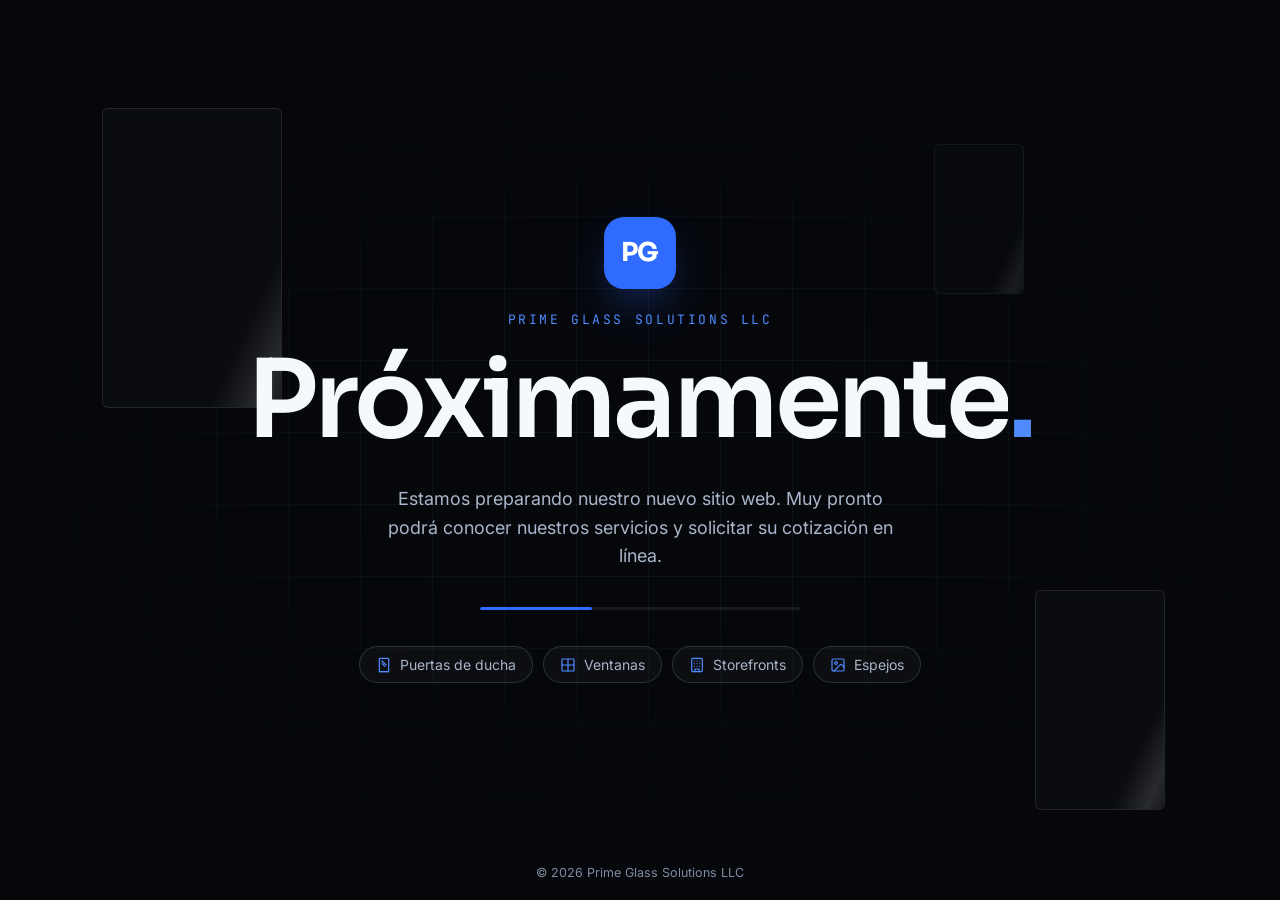
<file: index.html>
<!doctype html>
<html lang="es">
<head>
<meta charset="utf-8">
<meta name="viewport" content="width=device-width, initial-scale=1, viewport-fit=cover">
<title>Prime Glass Solutions</title>
<meta name="description" content="Prime Glass Solutions LLC. Nuestro nuevo sitio web estará disponible muy pronto.">
<meta name="theme-color" content="#05070B">
<link rel="preconnect" href="https://fonts.googleapis.com">
<link rel="preconnect" href="https://fonts.gstatic.com" crossorigin>
<link href="https://fonts.googleapis.com/css2?family=Inter:wght@400;500&family=Sora:wght@500;600;700&family=Instrument+Serif:ital@1&family=JetBrains+Mono:wght@400&display=swap" rel="stylesheet">
<style>
:root{--bg:#05070B;--text:#F5F8FD;--muted:#A9B6C9;--dim:#7F8DA3;--blue:#2F6BFF;--accent:#4F8BFF;--line:rgba(148,178,220,.12);--line2:rgba(148,178,220,.22);--ease:cubic-bezier(.2,.8,.2,1)}
*{box-sizing:border-box;margin:0;padding:0}
html,body{height:100%}
body{background:var(--bg);color:var(--text);font-family:"Inter",system-ui,sans-serif;-webkit-font-smoothing:antialiased;overflow:hidden}
svg.i{width:1em;height:1em;fill:none;stroke:currentColor;stroke-width:1.8;stroke-linecap:round;stroke-linejoin:round;flex:none}
.grid{position:fixed;inset:0;background-image:linear-gradient(var(--line) 1px,transparent 1px),linear-gradient(90deg,var(--line) 1px,transparent 1px);background-size:72px 72px;mask-image:radial-gradient(ellipse 70% 60% at 50% 50%,#000 20%,transparent 75%);-webkit-mask-image:radial-gradient(ellipse 70% 60% at 50% 50%,#000 20%,transparent 75%);opacity:.6;animation:gridIn 2s var(--ease) both}
@keyframes gridIn{from{opacity:0;transform:scale(1.06)}}
.pane{position:fixed;border:1px solid rgba(255,255,255,.1);background:rgba(255,255,255,.025);backdrop-filter:blur(4px);-webkit-backdrop-filter:blur(4px);border-radius:6px;pointer-events:none;animation:float 12s ease-in-out infinite}
.pane::after{content:"";position:absolute;inset:0;border-radius:inherit;background:linear-gradient(115deg,transparent 42%,rgba(255,255,255,.12) 50%,transparent 58%);background-size:250% 100%;animation:sheen 6s ease-in-out infinite}
.p1{width:180px;height:300px;top:12%;left:8%;--r:-10deg;animation-delay:-2s}
.p2{width:130px;height:220px;bottom:10%;right:9%;--r:12deg;animation-delay:-6s}
.p3{width:90px;height:150px;top:16%;right:20%;--r:6deg;animation-delay:-9s;opacity:.6}
@keyframes float{0%,100%{transform:rotate(var(--r)) translateY(0)}50%{transform:rotate(calc(var(--r)*-1)) translateY(-22px)}}
@keyframes sheen{0%{background-position:150% 0}60%,100%{background-position:-50% 0}}
main{position:relative;z-index:1;min-height:100%;display:flex;flex-direction:column;align-items:center;justify-content:center;text-align:center;padding:40px 16px}
.mark{width:72px;height:72px;border-radius:20px;background:var(--blue);display:grid;place-items:center;font-family:"Sora",sans-serif;font-weight:700;font-size:26px;letter-spacing:-.02em;color:#fff;box-shadow:0 20px 50px -18px rgba(47,107,255,.8);position:relative;animation:pop 1s cubic-bezier(.3,1.5,.5,1) .2s both}
.mark::after{content:"";position:absolute;inset:-8px;border-radius:26px;border:1px solid var(--accent);opacity:0;animation:ring 2.6s ease-out 1.4s infinite}
@keyframes pop{from{opacity:0;transform:scale(.6)}}
@keyframes ring{0%{opacity:.7;transform:scale(1)}100%{opacity:0;transform:scale(1.35)}}
.name{margin-top:22px;font-family:"JetBrains Mono",monospace;font-size:13px;letter-spacing:.2em;text-transform:uppercase;color:var(--accent);opacity:0;animation:up .9s var(--ease) .5s forwards}
h1{font-family:"Sora",sans-serif;font-weight:600;font-size:clamp(40px,10vw,108px);letter-spacing:-.04em;line-height:1;margin:18px 0 20px}
h1 .w{display:inline-block;overflow:hidden;vertical-align:top;padding-bottom:.1em}
h1 .w span{display:inline-block;transform:translateY(105%);animation:word 1.1s var(--ease) forwards;animation-delay:calc(.7s + var(--i)*.06s)}
h1 .dot{color:var(--accent)}
@keyframes word{to{transform:none}}
p{max-width:520px;color:var(--muted);font-size:clamp(16px,2vw,18px);line-height:1.6;opacity:0;animation:up .9s var(--ease) 1.3s forwards}
@keyframes up{from{opacity:0;transform:translateY(16px)}to{opacity:1;transform:none}}
.bar{width:min(320px,80vw);height:3px;border-radius:3px;background:rgba(255,255,255,.08);margin:36px auto 0;overflow:hidden;opacity:0;animation:up .9s var(--ease) 1.5s forwards}
.bar i{display:block;height:100%;width:35%;border-radius:3px;background:var(--blue);animation:load 2.4s ease-in-out infinite}
@keyframes load{0%{transform:translateX(-100%)}100%{transform:translateX(290%)}}
.chips{display:flex;flex-wrap:wrap;justify-content:center;gap:10px;margin-top:36px}
.chip{display:inline-flex;align-items:center;gap:8px;padding:9px 16px;border-radius:999px;border:1px solid var(--line2);background:rgba(255,255,255,.03);font-size:14px;color:var(--muted);opacity:0;animation:up .8s var(--ease) forwards;animation-delay:calc(1.7s + var(--i)*.1s)}
.chip svg{color:var(--accent);font-size:16px}
footer{position:fixed;bottom:20px;left:0;right:0;text-align:center;font-size:12.5px;color:var(--dim);z-index:1;opacity:0;animation:up .8s var(--ease) 2.3s forwards}
@media (max-width:600px){.p1{left:-40px;top:6%}.p3{display:none}.p2{right:-30px}}
@media (prefers-reduced-motion:reduce){*,*::before,*::after{animation-duration:.001ms!important;animation-iteration-count:1!important;animation-delay:0s!important}}
</style>
</head>
<body>
<svg width="0" height="0" style="position:absolute" aria-hidden="true">
  <symbol id="i-door" viewBox="0 0 24 24"><rect x="5" y="2" width="14" height="20" rx="1"/><path d="M5 22h14M9 6l6 6M9 10l4 4"/></symbol>
  <symbol id="i-window" viewBox="0 0 24 24"><rect x="3" y="3" width="18" height="18" rx="1"/><path d="M12 3v18M3 12h18"/></symbol>
  <symbol id="i-building" viewBox="0 0 24 24"><rect x="4" y="2" width="16" height="20" rx="2"/><path d="M9 22v-4h6v4M8 6h.01M12 6h.01M16 6h.01M8 10h.01M12 10h.01M16 10h.01M8 14h.01M12 14h.01M16 14h.01"/></symbol>
  <symbol id="i-image" viewBox="0 0 24 24"><rect x="3" y="3" width="18" height="18" rx="2"/><circle cx="9" cy="9" r="2"/><path d="m21 15-3.09-3.09a2 2 0 0 0-2.82 0L6 21"/></symbol>
</svg>
<div class="grid" aria-hidden="true"></div>
<div class="pane p1" aria-hidden="true"></div><div class="pane p2" aria-hidden="true"></div><div class="pane p3" aria-hidden="true"></div>
<main>
  <div class="mark" aria-hidden="true">PG</div>
  <div class="name">Prime Glass Solutions LLC</div>
  <h1><span class="w"><span style="--i:0">Próximamente</span></span><span class="w"><span style="--i:1" class="dot">.</span></span></h1>
  <p>Estamos preparando nuestro nuevo sitio web. Muy pronto podrá conocer nuestros servicios y solicitar su cotización en línea.</p>
  <div class="bar" aria-hidden="true"><i></i></div>
  <div class="chips">
    <span class="chip" style="--i:0"><svg class="i"><use href="#i-door"/></svg>Puertas de ducha</span>
    <span class="chip" style="--i:1"><svg class="i"><use href="#i-window"/></svg>Ventanas</span>
    <span class="chip" style="--i:2"><svg class="i"><use href="#i-building"/></svg>Storefronts</span>
    <span class="chip" style="--i:3"><svg class="i"><use href="#i-image"/></svg>Espejos</span>
  </div>
</main>
<footer>© 2026 Prime Glass Solutions LLC</footer>
</body>
</html>
</file>
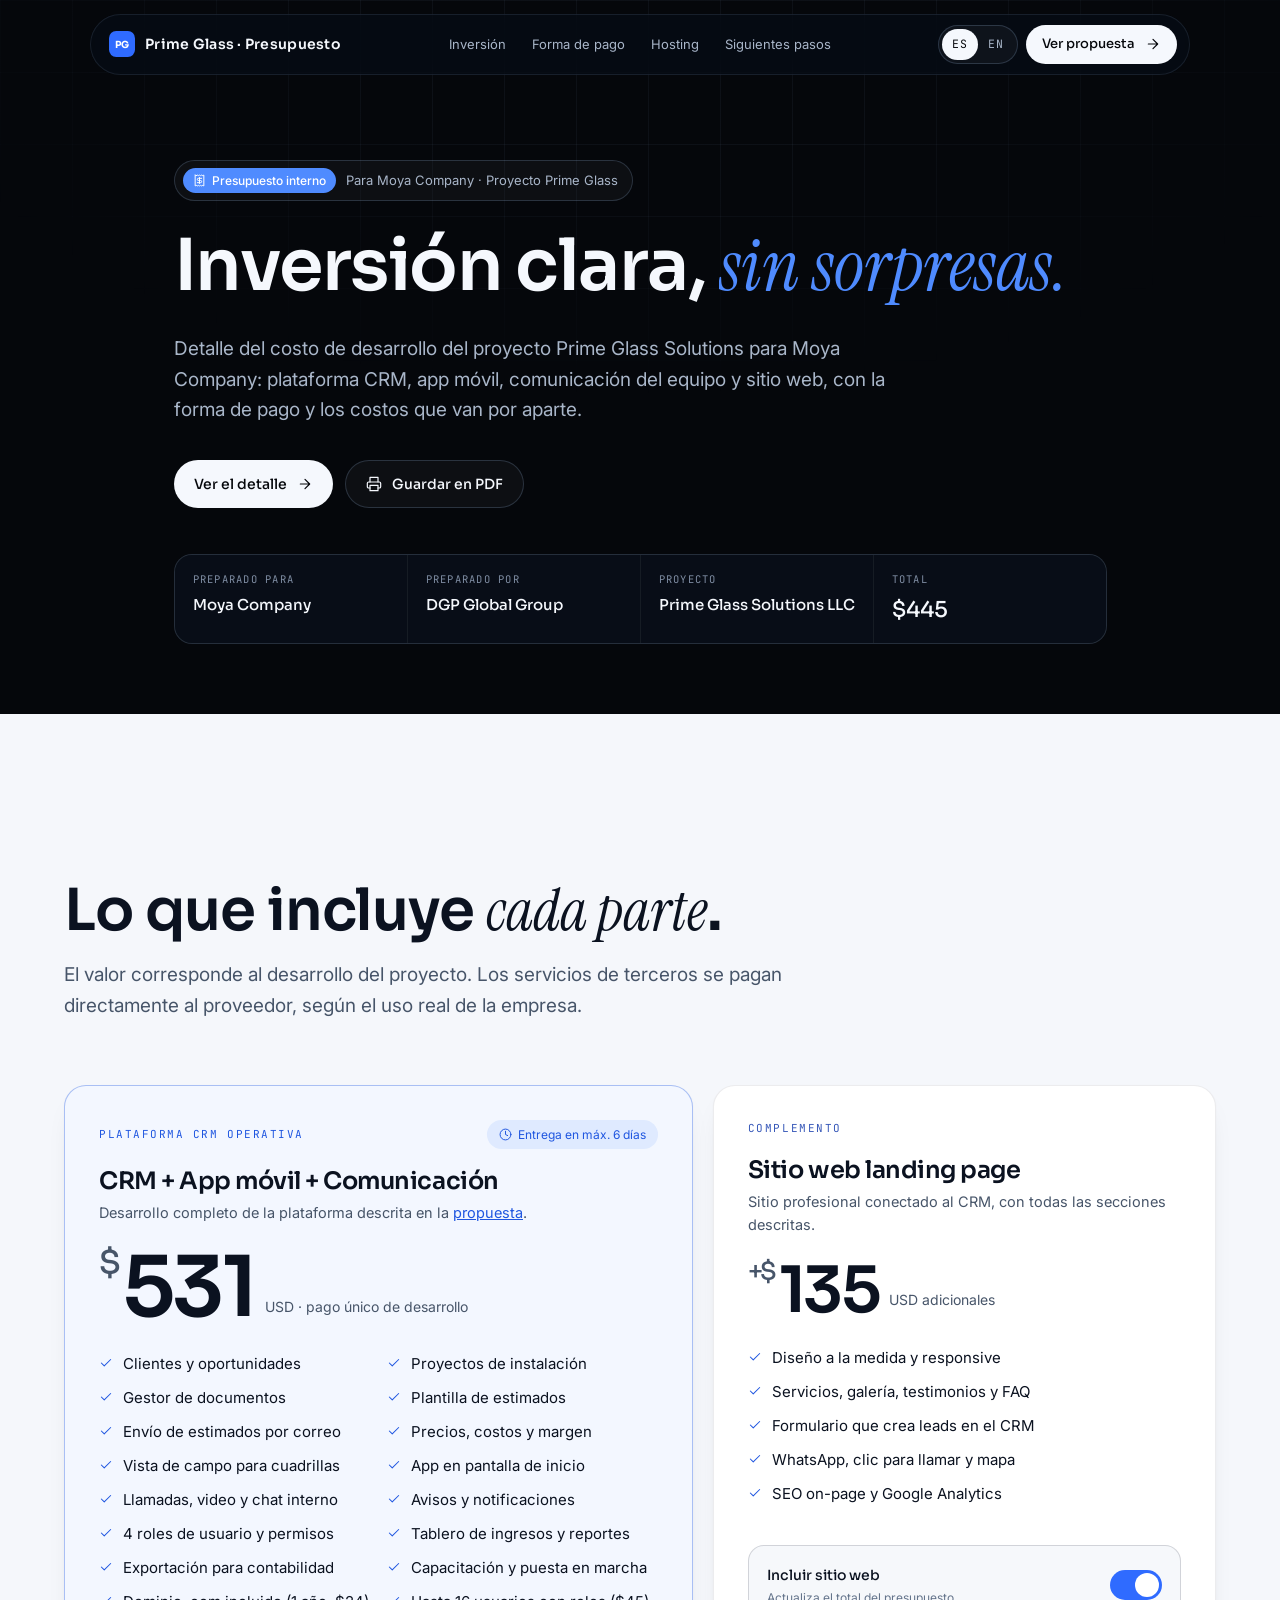
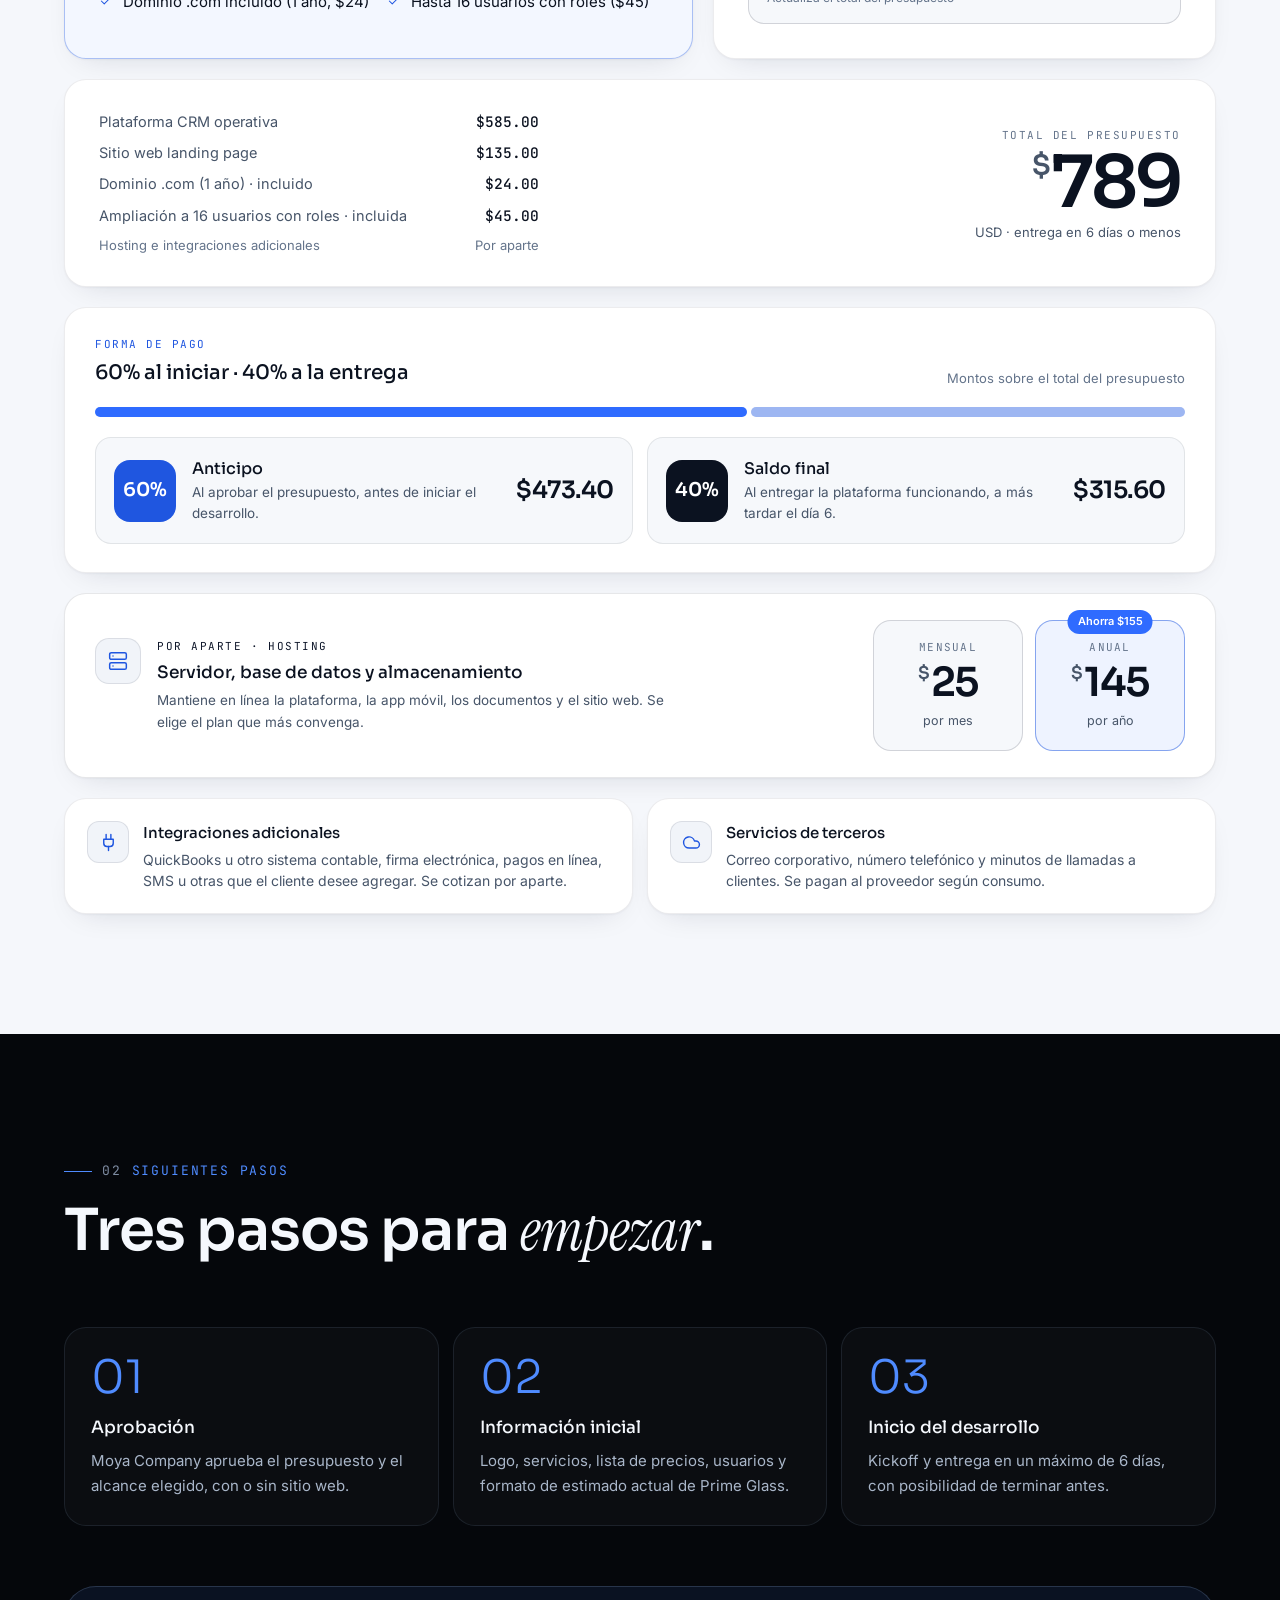
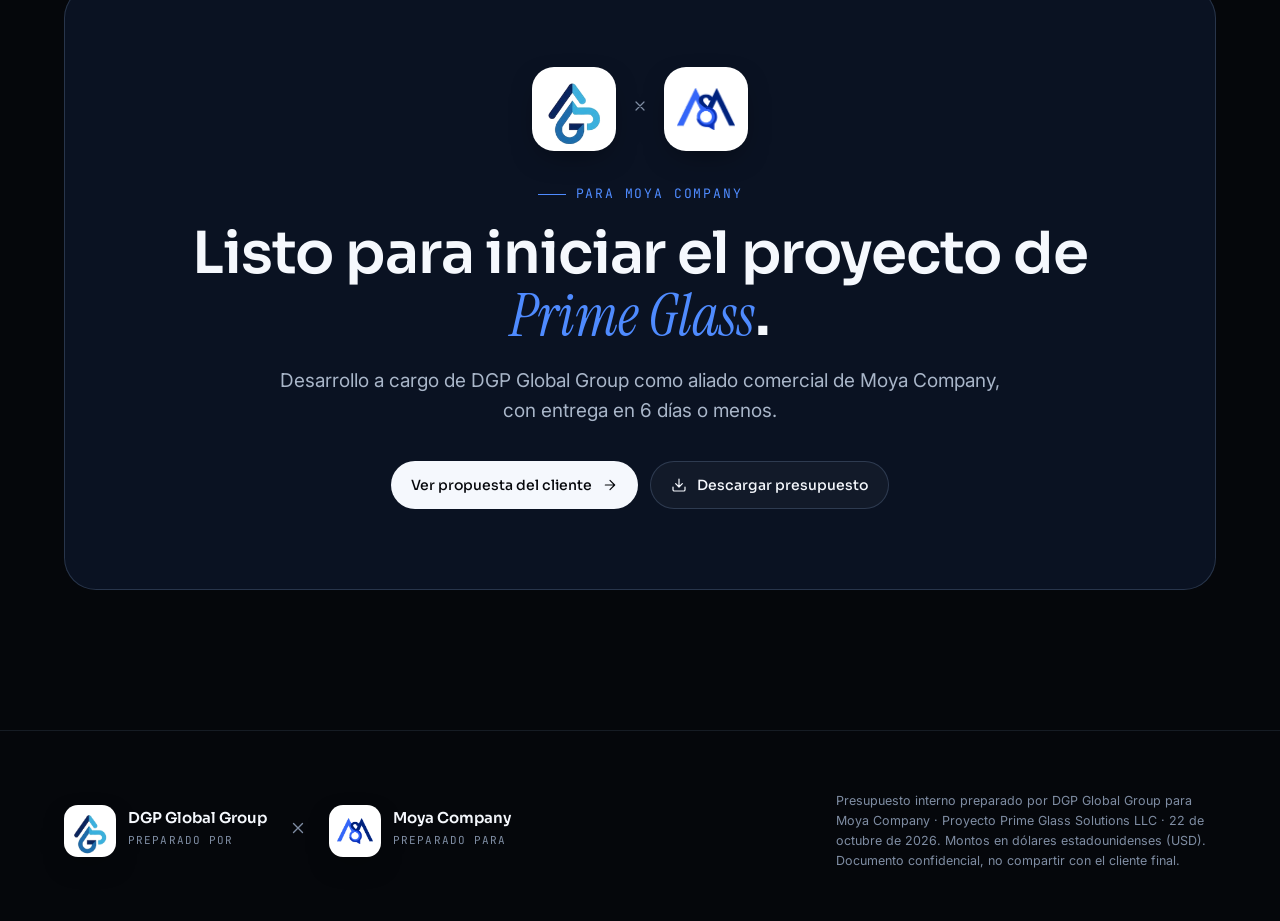
<file: presupuesto/index.html>
<!doctype html>
<html lang="es" data-title-es="Presupuesto Prime Glass · Moya" data-title-en="Prime Glass Budget · Moya" data-desc-es="Presupuesto interno de DGP Global Group para Moya Company sobre el proyecto Prime Glass Solutions LLC." data-desc-en="Internal budget from DGP Global Group for Moya Company on the Prime Glass Solutions LLC project.">
<head>
<meta charset="utf-8">
<meta name="viewport" content="width=device-width, initial-scale=1, viewport-fit=cover">
<title>Presupuesto Prime Glass · Moya</title>
<meta name="description" content="Presupuesto interno de DGP Global Group para Moya Company sobre el proyecto Prime Glass Solutions LLC.">
<meta name="robots" content="noindex, nofollow">
<meta name="theme-color" content="#05080F">
<link rel="preconnect" href="https://fonts.googleapis.com">
<link rel="preconnect" href="https://fonts.gstatic.com" crossorigin>
<link href="https://fonts.googleapis.com/css2?family=Inter:wght@400;500;600&family=Sora:wght@300;400;500;600;700&family=Instrument+Serif:ital@0;1&family=JetBrains+Mono:wght@400;500&display=swap" rel="stylesheet">
<link rel="stylesheet" href="../assets/css/proposal.css">
<script>try{var q=new URLSearchParams(location.search).get('lang'),l=q||localStorage.getItem('pg-lang');if(l==='en'||l==='es')document.documentElement.lang=l;if(q)localStorage.setItem('pg-lang',q);}catch(e){}</script>
</head>
<body>

<svg width="0" height="0" style="position:absolute" aria-hidden="true">
  <defs>
    <linearGradient id="lg-glass" x1="0" y1="0" x2="1" y2="1"><stop offset="0" stop-color="#4F8BFF"/><stop offset="1" stop-color="#4F8BFF"/></linearGradient>
    <linearGradient id="lg-warm" x1="0" y1="0" x2="1" y2="1"><stop offset="0" stop-color="#FFFFFF"/><stop offset="1" stop-color="#FFFFFF"/></linearGradient>
  </defs>
  <symbol id="i-users" viewBox="0 0 24 24"><path d="M16 21v-2a4 4 0 0 0-4-4H6a4 4 0 0 0-4 4v2"/><circle cx="9" cy="7" r="4"/><path d="M22 21v-2a4 4 0 0 0-3-3.87"/><path d="M16 3.13a4 4 0 0 1 0 7.75"/></symbol>
  <symbol id="i-briefcase" viewBox="0 0 24 24"><rect x="2" y="7" width="20" height="14" rx="2"/><path d="M16 21V5a2 2 0 0 0-2-2h-4a2 2 0 0 0-2 2v16"/></symbol>
  <symbol id="i-file" viewBox="0 0 24 24"><path d="M14 2H6a2 2 0 0 0-2 2v16a2 2 0 0 0 2 2h12a2 2 0 0 0 2-2V8z"/><path d="M14 2v6h6M16 13H8M16 17H8M10 9H8"/></symbol>
  <symbol id="i-filecheck" viewBox="0 0 24 24"><path d="M14 2H6a2 2 0 0 0-2 2v16a2 2 0 0 0 2 2h12a2 2 0 0 0 2-2V8z"/><path d="M14 2v6h6"/><path d="m9 15 2 2 4-4"/></symbol>
  <symbol id="i-calc" viewBox="0 0 24 24"><rect x="4" y="2" width="16" height="20" rx="2"/><path d="M8 6h8M8 10h.01M12 10h.01M16 10h.01M8 14h.01M12 14h.01M16 14h.01M8 18h.01M12 18h.01M16 18h.01"/></symbol>
  <symbol id="i-hardhat" viewBox="0 0 24 24"><path d="M2 18a1 1 0 0 0 1 1h18a1 1 0 0 0 1-1v-2a1 1 0 0 0-1-1H3a1 1 0 0 0-1 1z"/><path d="M10 10V5a1 1 0 0 1 1-1h2a1 1 0 0 1 1 1v5"/><path d="M4 15v-3a6 6 0 0 1 6-6M14 6a6 6 0 0 1 6 6v3"/></symbol>
  <symbol id="i-msg" viewBox="0 0 24 24"><path d="M21 15a2 2 0 0 1-2 2H7l-4 4V5a2 2 0 0 1 2-2h14a2 2 0 0 1 2 2z"/><path d="M8 9h8M8 13h5"/></symbol>
  <symbol id="i-shield" viewBox="0 0 24 24"><path d="M12 22s8-4 8-10V5l-8-3-8 3v7c0 6 8 10 8 10z"/><path d="m9 12 2 2 4-4"/></symbol>
  <symbol id="i-chart" viewBox="0 0 24 24"><path d="M3 3v18h18"/><path d="M18 17V9M13 17V5M8 17v-3"/></symbol>
  <symbol id="i-phone" viewBox="0 0 24 24"><path d="M22 16.92v3a2 2 0 0 1-2.18 2 19.79 19.79 0 0 1-8.63-3.07 19.5 19.5 0 0 1-6-6 19.79 19.79 0 0 1-3.07-8.67A2 2 0 0 1 4.11 2h3a2 2 0 0 1 2 1.72c.13.96.36 1.9.7 2.81a2 2 0 0 1-.45 2.11L8.09 9.91a16 16 0 0 0 6 6l1.27-1.27a2 2 0 0 1 2.11-.45c.91.34 1.85.57 2.81.7A2 2 0 0 1 22 16.92z"/></symbol>
  <symbol id="i-mail" viewBox="0 0 24 24"><rect x="2" y="4" width="20" height="16" rx="2"/><path d="m22 7-10 6L2 7"/></symbol>
  <symbol id="i-send" viewBox="0 0 24 24"><path d="m22 2-7 20-4-9-9-4z"/><path d="M22 2 11 13"/></symbol>
  <symbol id="i-check" viewBox="0 0 24 24"><path d="M20 6 9 17l-5-5"/></symbol>
  <symbol id="i-x" viewBox="0 0 24 24"><path d="M18 6 6 18M6 6l12 12"/></symbol>
  <symbol id="i-minus" viewBox="0 0 24 24"><path d="M5 12h14"/></symbol>
  <symbol id="i-eye" viewBox="0 0 24 24"><path d="M2 12s3.5-7 10-7 10 7 10 7-3.5 7-10 7S2 12 2 12z"/><circle cx="12" cy="12" r="3"/></symbol>
  <symbol id="i-user" viewBox="0 0 24 24"><circle cx="12" cy="8" r="4"/><path d="M4 21a8 8 0 0 1 16 0"/></symbol>
  <symbol id="i-clock" viewBox="0 0 24 24"><circle cx="12" cy="12" r="10"/><path d="M12 6v6l4 2"/></symbol>
  <symbol id="i-calendar" viewBox="0 0 24 24"><rect x="3" y="4" width="18" height="18" rx="2"/><path d="M16 2v4M8 2v4M3 10h18"/></symbol>
  <symbol id="i-globe" viewBox="0 0 24 24"><circle cx="12" cy="12" r="10"/><path d="M2 12h20M12 2a15.3 15.3 0 0 1 4 10 15.3 15.3 0 0 1-4 10 15.3 15.3 0 0 1-4-10 15.3 15.3 0 0 1 4-10z"/></symbol>
  <symbol id="i-mobile" viewBox="0 0 24 24"><rect x="5" y="2" width="14" height="20" rx="2"/><path d="M12 18h.01"/></symbol>
  <symbol id="i-ruler" viewBox="0 0 24 24"><path d="M21.3 15.3a2.4 2.4 0 0 1 0 3.4l-2.6 2.6a2.4 2.4 0 0 1-3.4 0L2.7 8.7a2.4 2.4 0 0 1 0-3.4l2.6-2.6a2.4 2.4 0 0 1 3.4 0z"/><path d="m14.5 12.5 2-2M11.5 9.5l2-2M8.5 6.5l2-2M17.5 15.5l2-2"/></symbol>
  <symbol id="i-userplus" viewBox="0 0 24 24"><path d="M16 21v-2a4 4 0 0 0-4-4H6a4 4 0 0 0-4 4v2"/><circle cx="9" cy="7" r="4"/><path d="M19 8v6M22 11h-6"/></symbol>
  <symbol id="i-wrench" viewBox="0 0 24 24"><path d="M14.7 6.3a1 1 0 0 0 0 1.4l1.6 1.6a1 1 0 0 0 1.4 0l3.77-3.77a6 6 0 0 1-7.94 7.94l-6.91 6.91a2.12 2.12 0 0 1-3-3l6.91-6.91a6 6 0 0 1 7.94-7.94l-3.76 3.76z"/></symbol>
  <symbol id="i-flag" viewBox="0 0 24 24"><path d="M4 15s1-1 4-1 5 2 8 2 4-1 4-1V3s-1 1-4 1-5-2-8-2-4 1-4 1z"/><path d="M4 22v-7"/></symbol>
  <symbol id="i-receipt" viewBox="0 0 24 24"><path d="M4 2v20l2-1 2 1 2-1 2 1 2-1 2 1 2-1 2 1V2l-2 1-2-1-2 1-2-1-2 1-2-1-2 1z"/><path d="M16 8h-6a2 2 0 1 0 0 4h4a2 2 0 1 1 0 4H8M12 17.5v-11"/></symbol>
  <symbol id="i-server" viewBox="0 0 24 24"><rect x="2" y="2" width="20" height="8" rx="2"/><rect x="2" y="14" width="20" height="8" rx="2"/><path d="M6 6h.01M6 18h.01"/></symbol>
  <symbol id="i-plug" viewBox="0 0 24 24"><path d="M12 22v-5M9 8V2M15 8V2"/><path d="M18 8v5a4 4 0 0 1-4 4h-4a4 4 0 0 1-4-4V8z"/></symbol>
  <symbol id="i-video" viewBox="0 0 24 24"><path d="m22 8-6 4 6 4V8z"/><rect x="2" y="6" width="14" height="12" rx="2"/></symbol>
  <symbol id="i-camera" viewBox="0 0 24 24"><path d="M14.5 4h-5L7 7H4a2 2 0 0 0-2 2v9a2 2 0 0 0 2 2h16a2 2 0 0 0 2-2V9a2 2 0 0 0-2-2h-3z"/><circle cx="12" cy="13" r="3"/></symbol>
  <symbol id="i-bell" viewBox="0 0 24 24"><path d="M6 8a6 6 0 0 1 12 0c0 7 3 9 3 9H3s3-2 3-9"/><path d="M10.3 21a1.94 1.94 0 0 0 3.4 0"/></symbol>
  <symbol id="i-layout" viewBox="0 0 24 24"><rect x="3" y="3" width="18" height="18" rx="2"/><path d="M3 9h18M9 21V9"/></symbol>
  <symbol id="i-search" viewBox="0 0 24 24"><circle cx="11" cy="11" r="8"/><path d="m21 21-4.3-4.3"/></symbol>
  <symbol id="i-star" viewBox="0 0 24 24"><path d="M12 2l3.09 6.26L22 9.27l-5 4.87 1.18 6.88L12 17.77l-6.18 3.25L7 14.14 2 9.27l6.91-1.01z"/></symbol>
  <symbol id="i-image" viewBox="0 0 24 24"><rect x="3" y="3" width="18" height="18" rx="2"/><circle cx="9" cy="9" r="2"/><path d="m21 15-3.09-3.09a2 2 0 0 0-2.82 0L6 21"/></symbol>
  <symbol id="i-arrow" viewBox="0 0 24 24"><path d="M5 12h14M12 5l7 7-7 7"/></symbol>
  <symbol id="i-printer" viewBox="0 0 24 24"><path d="M6 9V2h12v7"/><path d="M6 18H4a2 2 0 0 1-2-2v-5a2 2 0 0 1 2-2h16a2 2 0 0 1 2 2v5a2 2 0 0 1-2 2h-2"/><rect x="6" y="14" width="12" height="8"/></symbol>
  <symbol id="i-zap" viewBox="0 0 24 24"><path d="M13 2 3 14h9l-1 8 10-12h-9l1-8z"/></symbol>
  <symbol id="i-layers" viewBox="0 0 24 24"><path d="m12 2 10 5-10 5L2 7z"/><path d="m2 17 10 5 10-5M2 12l10 5 10-5"/></symbol>
  <symbol id="i-lock" viewBox="0 0 24 24"><rect x="3" y="11" width="18" height="11" rx="2"/><path d="M7 11V7a5 5 0 0 1 10 0v4"/></symbol>
  <symbol id="i-sync" viewBox="0 0 24 24"><path d="M21 12a9 9 0 0 0-9-9 9.75 9.75 0 0 0-6.74 2.74L3 8"/><path d="M3 3v5h5"/><path d="M3 12a9 9 0 0 0 9 9 9.75 9.75 0 0 0 6.74-2.74L21 16"/><path d="M16 16h5v5"/></symbol>
  <symbol id="i-pin" viewBox="0 0 24 24"><path d="M20 10c0 6-8 12-8 12s-8-6-8-12a8 8 0 0 1 16 0z"/><circle cx="12" cy="10" r="3"/></symbol>
  <symbol id="i-headset" viewBox="0 0 24 24"><path d="M3 14h3a2 2 0 0 1 2 2v3a2 2 0 0 1-2 2H5a2 2 0 0 1-2-2v-7a9 9 0 0 1 18 0v7a2 2 0 0 1-2 2h-1a2 2 0 0 1-2-2v-3a2 2 0 0 1 2-2h3"/></symbol>
  <symbol id="i-pen" viewBox="0 0 24 24"><path d="M12 20h9"/><path d="M16.5 3.5a2.12 2.12 0 0 1 3 3L7 19l-4 1 1-4z"/></symbol>
  <symbol id="i-trend" viewBox="0 0 24 24"><path d="m22 7-8.5 8.5-5-5L2 17"/><path d="M16 7h6v6"/></symbol>
  <symbol id="i-spark" viewBox="0 0 24 24"><path d="M12 3l1.9 5.8L20 11l-6.1 2.2L12 19l-1.9-5.8L4 11l6.1-2.2z"/><path d="M19 3v4M17 5h4"/></symbol>
  <symbol id="i-grid" viewBox="0 0 24 24"><rect x="3" y="3" width="7" height="7" rx="1"/><rect x="14" y="3" width="7" height="7" rx="1"/><rect x="14" y="14" width="7" height="7" rx="1"/><rect x="3" y="14" width="7" height="7" rx="1"/></symbol>
  <symbol id="i-chat" viewBox="0 0 24 24"><path d="M7.9 20A9 9 0 1 0 4 16.1L2 22z"/></symbol>
  <symbol id="i-home" viewBox="0 0 24 24"><path d="m3 10 9-7 9 7v10a2 2 0 0 1-2 2H5a2 2 0 0 1-2-2z"/><path d="M9 22V12h6v10"/></symbol>
  <symbol id="i-share" viewBox="0 0 24 24"><path d="M4 12v8a2 2 0 0 0 2 2h12a2 2 0 0 0 2-2v-8"/><path d="m16 6-4-4-4 4M12 2v13"/></symbol>
  <symbol id="i-link" viewBox="0 0 24 24"><path d="M10 13a5 5 0 0 0 7.54.54l3-3a5 5 0 0 0-7.07-7.07l-1.72 1.71"/><path d="M14 11a5 5 0 0 0-7.54-.54l-3 3a5 5 0 0 0 7.07 7.07l1.71-1.71"/></symbol>
  <symbol id="i-download" viewBox="0 0 24 24"><path d="M21 15v4a2 2 0 0 1-2 2H5a2 2 0 0 1-2-2v-4"/><path d="m7 10 5 5 5-5M12 15V3"/></symbol>
  <symbol id="i-gauge" viewBox="0 0 24 24"><path d="m12 14 4-4"/><path d="M3.34 19a10 10 0 1 1 17.32 0"/></symbol>
  <symbol id="i-box" viewBox="0 0 24 24"><path d="M21 8a2 2 0 0 0-1-1.73l-7-4a2 2 0 0 0-2 0l-7 4A2 2 0 0 0 3 8v8a2 2 0 0 0 1 1.73l7 4a2 2 0 0 0 2 0l7-4A2 2 0 0 0 21 16z"/><path d="m3.3 7 8.7 5 8.7-5M12 22V12"/></symbol>
  <symbol id="i-signal" viewBox="0 0 24 24"><path d="M2 20h.01M7 20v-4M12 20v-8M17 20V8M22 4v16"/></symbol>
  <symbol id="i-battery" viewBox="0 0 24 24"><rect x="2" y="7" width="16" height="10" rx="2"/><path d="M22 11v2M6 11v2"/></symbol>
  <symbol id="i-quote" viewBox="0 0 24 24"><path d="M3 21c3 0 7-1 7-8V5H3v7h4c0 4-2 6-4 6zM14 21c3 0 7-1 7-8V5h-7v7h4c0 4-2 6-4 6z"/></symbol>
  <symbol id="i-door" viewBox="0 0 24 24"><rect x="5" y="2" width="14" height="20" rx="1"/><path d="M5 22h14M9 6l6 6M9 10l4 4"/><path d="M16 12h.01"/></symbol>
  <symbol id="i-window" viewBox="0 0 24 24"><rect x="3" y="3" width="18" height="18" rx="1"/><path d="M12 3v18M3 12h18M6 6l3 3"/></symbol>
  <symbol id="i-building" viewBox="0 0 24 24"><rect x="4" y="2" width="16" height="20" rx="2"/><path d="M9 22v-4h6v4M8 6h.01M12 6h.01M16 6h.01M8 10h.01M12 10h.01M16 10h.01M8 14h.01M12 14h.01M16 14h.01"/></symbol>
  <symbol id="i-help" viewBox="0 0 24 24"><circle cx="12" cy="12" r="10"/><path d="M9.09 9a3 3 0 0 1 5.83 1c0 2-3 3-3 3M12 17h.01"/></symbol>
  <symbol id="i-info" viewBox="0 0 24 24"><circle cx="12" cy="12" r="10"/><path d="M12 16v-4M12 8h.01"/></symbol>
  <symbol id="i-cloud" viewBox="0 0 24 24"><path d="M17.5 19H9a7 7 0 1 1 6.71-9h1.79a4.5 4.5 0 1 1 0 9z"/></symbol>
  <symbol id="i-handshake" viewBox="0 0 24 24"><path d="m11 17 2 2a1 1 0 1 0 3-3"/><path d="m14 14 2.5 2.5a1 1 0 1 0 3-3l-3.88-3.88a3 3 0 0 0-4.24 0l-.88.88a1 1 0 1 1-3-3l2.81-2.81a5.79 5.79 0 0 1 7.06-.87l.47.28a2 2 0 0 0 1.42.25L21 4"/><path d="m21 3 1 11h-2M3 3 2 14l6.5 6.5a1 1 0 1 0 3-3M3 4h8"/></symbol>

  <!-- brand marks -->
  <symbol id="m-prime" viewBox="0 0 40 40"><rect x="0" y="0" width="40" height="40" rx="11" fill="#2F6BFF"/><text x="20" y="25.5" text-anchor="middle" font-family="Sora, Inter, sans-serif" font-size="15" font-weight="700" fill="#fff" letter-spacing="-.5">PG</text></symbol>
</svg>

<div class="ambient" aria-hidden="true"><div class="gridbg"></div></div>
<div class="progress" id="progress"></div>

<nav class="top" aria-label="Secciones">
  <a class="brand" href="#inicio"><svg><use href="#m-prime"/></svg><span>Prime Glass <span class="long"><x-es>· Presupuesto</x-es><x-en>· Budget</x-en></span></span></a>
  <div class="navlinks">
    <a href="#inversion"><x-es>Inversión</x-es><x-en>Investment</x-en></a>
    <a href="#pago"><x-es>Forma de pago</x-es><x-en>Payment terms</x-en></a>
    <a href="#hosting">Hosting</a>
    <a href="#pasos"><x-es>Siguientes pasos</x-es><x-en>Next steps</x-en></a>
  </div>
  <div class="nav-r">
    <div class="lang" role="group" aria-label="Idioma / Language"><button type="button" data-lang="es">ES</button><button type="button" data-lang="en">EN</button></div>
    <a class="btn btn-p btn-sm" href="../propuesta/" data-xpage="../propuesta/"><x-es>Ver propuesta</x-es><x-en>View proposal</x-en><svg class="i"><use href="#i-arrow"/></svg></a>
  </div>
</nav>

<main>
<!-- ================= HERO ================= -->
<section class="hero hero-sm" id="inicio">
  <div class="wrap hero-grid">
    <div>
      <div class="pill fade-in" style="--d:.2s"><b><svg class="i"><use href="#i-receipt"/></svg><x-es>Presupuesto interno</x-es><x-en>Internal budget</x-en></b><span class="pfor"><x-es>Para Moya Company · Proyecto Prime Glass</x-es><x-en>For Moya Company · Prime Glass project</x-en></span><span class="pmob" style="display:none">Prime Glass</span></div>
      <h1>
        <span class="w"><span style="--i:0"><x-es>Inversión clara,</x-es><x-en>A clear investment,</x-en></span></span>
        <span class="w"><span style="--i:1"><em class="gtext"><x-es>sin sorpresas.</x-es><x-en>no surprises.</x-en></em></span></span>
      </h1>
      <p class="lead fade-in" style="--d:1s"><x-es>Detalle del costo de desarrollo del proyecto Prime Glass Solutions para Moya Company: plataforma CRM, app móvil, comunicación del equipo y sitio web, con la forma de pago y los costos que van por aparte.</x-es><x-en>Development cost breakdown of the Prime Glass Solutions project for Moya Company: CRM platform, mobile app, team communication and website, with payment terms and the costs billed separately.</x-en></p>
      <div class="hero-cta fade-in" style="--d:1.2s">
        <a class="btn btn-p" href="#inversion"><x-es>Ver el detalle</x-es><x-en>See the breakdown</x-en><svg class="i"><use href="#i-arrow"/></svg></a>
        <button class="btn btn-g" onclick="window.print()"><svg class="i"><use href="#i-printer"/></svg><x-es>Guardar en PDF</x-es><x-en>Save as PDF</x-en></button>
      </div>
      <div class="meta fade-in" style="--d:1.4s">
        <div><small><x-es>Preparado para</x-es><x-en>Prepared for</x-en></small><strong>Moya Company</strong></div>
        <div><small><x-es>Preparado por</x-es><x-en>Prepared by</x-en></small><strong>DGP Global Group</strong></div>
        <div><small><x-es>Proyecto</x-es><x-en>Project</x-en></small><strong>Prime Glass Solutions LLC</strong></div>
                <div><small>Total</small><strong class="big">$<span data-count="789">0</span></strong></div>
      </div>
    </div>
  </div>
</section>

<!-- ================= 01 INVERSION ================= -->
<section id="inversion" class="light">
  <div class="wrap">
    <div class="head">
      <span class="eyebrow rv"><span class="num">01</span> <x-es>Inversión</x-es><x-en>Investment</x-en></span>
      <h2 class="rv" style="--d:.1s"><x-es>Lo que incluye</x-es><x-en>What</x-en> <em><x-es>cada parte</x-es><x-en>each part includes</x-en></em>.</h2>
      <p class="lead rv" style="--d:.2s"><x-es>El valor corresponde al desarrollo del proyecto. Los servicios de terceros se pagan directamente al proveedor, según el uso real de la empresa.</x-es><x-en>The price covers the development of the project. Third-party services are paid directly to the provider, based on the company's actual usage.</x-en></p>
    </div>
    <div class="price-grid">
      <div class="card pc main rv">
        <div class="tagline"><span><x-es>Plataforma CRM operativa</x-es><x-en>Operational CRM platform</x-en></span><em><svg class="i"><use href="#i-clock"/></svg><x-es>Entrega en máx. 6 días</x-es><x-en>Delivery in max. 6 days</x-en></em></div>
        <h3><x-es>CRM + App móvil + Comunicación</x-es><x-en>CRM + Mobile app + Communication</x-en></h3>
        <p class="desc"><x-es>Desarrollo completo de la plataforma descrita en la</x-es><x-en>Full development of the platform described in the</x-en> <a href="../propuesta/" data-xpage="../propuesta/" style="color:var(--cyan);text-decoration:underline"><x-es>propuesta</x-es><x-en>proposal</x-en></a>.</p>
        <div class="amount"><b><sup>$</sup><span data-count="585">0</span></b><span><x-es>USD · pago único de desarrollo</x-es><x-en>USD · one-time development fee</x-en></span></div>
        <ul class="inc">
          <li><svg class="i"><use href="#i-check"/></svg><x-es>Clientes y oportunidades</x-es><x-en>Clients and opportunities</x-en></li>
          <li><svg class="i"><use href="#i-check"/></svg><x-es>Proyectos de instalación</x-es><x-en>Installation projects</x-en></li>
          <li><svg class="i"><use href="#i-check"/></svg><x-es>Gestor de documentos</x-es><x-en>Document manager</x-en></li>
          <li><svg class="i"><use href="#i-check"/></svg><x-es>Plantilla de estimados</x-es><x-en>Estimate template</x-en></li>
          <li><svg class="i"><use href="#i-check"/></svg><x-es>Envío de estimados por correo</x-es><x-en>Email delivery of estimates</x-en></li>
          <li><svg class="i"><use href="#i-check"/></svg><x-es>Precios, costos y margen</x-es><x-en>Pricing, costs and margin</x-en></li>
          <li><svg class="i"><use href="#i-check"/></svg><x-es>Vista de campo para cuadrillas</x-es><x-en>Field view for crews</x-en></li>
          <li><svg class="i"><use href="#i-check"/></svg><x-es>App en pantalla de inicio</x-es><x-en>Home-screen app</x-en></li>
          <li><svg class="i"><use href="#i-check"/></svg><x-es>Llamadas, video y chat interno</x-es><x-en>Calls, video and team chat</x-en></li>
          <li><svg class="i"><use href="#i-check"/></svg><x-es>Avisos y notificaciones</x-es><x-en>Notices and notifications</x-en></li>
          <li><svg class="i"><use href="#i-check"/></svg><x-es>4 roles de usuario y permisos</x-es><x-en>4 user roles and permissions</x-en></li>
          <li><svg class="i"><use href="#i-check"/></svg><x-es>Tablero de ingresos y reportes</x-es><x-en>Revenue dashboard and reports</x-en></li>
          <li><svg class="i"><use href="#i-check"/></svg><x-es>Exportación para contabilidad</x-es><x-en>Export for accounting</x-en></li>
          <li><svg class="i"><use href="#i-check"/></svg><x-es>Capacitación y puesta en marcha</x-es><x-en>Training and launch</x-en></li>
          <li><svg class="i"><use href="#i-check"/></svg><x-es>Dominio .com incluido (1 año, $24)</x-es><x-en>.com domain included (1 year, $24)</x-en></li>
          <li><svg class="i"><use href="#i-check"/></svg><x-es>Hasta 16 usuarios con roles ($45)</x-es><x-en>Up to 16 users with roles ($45)</x-en></li>
        </ul>
      </div>
      <div class="card pc side rv" style="--d:.15s">
        <div class="tagline"><span><x-es>Complemento</x-es><x-en>Add-on</x-en></span></div>
        <h3><x-es>Sitio web landing page</x-es><x-en>Landing page website</x-en></h3>
        <p class="desc"><x-es>Sitio profesional conectado al CRM, con todas las secciones descritas.</x-es><x-en>Professional site connected to the CRM, with all the sections described.</x-en></p>
        <div class="amount"><b><sup>+$</sup>135</b><span><x-es>USD adicionales</x-es><x-en>USD additional</x-en></span></div>
        <ul class="inc" style="grid-template-columns:1fr">
          <li><svg class="i"><use href="#i-check"/></svg><x-es>Diseño a la medida y responsive</x-es><x-en>Custom, responsive design</x-en></li>
          <li><svg class="i"><use href="#i-check"/></svg><x-es>Servicios, galería, testimonios y FAQ</x-es><x-en>Services, gallery, testimonials and FAQ</x-en></li>
          <li><svg class="i"><use href="#i-check"/></svg><x-es>Formulario que crea leads en el CRM</x-es><x-en>Form that creates leads in the CRM</x-en></li>
          <li><svg class="i"><use href="#i-check"/></svg><x-es>WhatsApp, clic para llamar y mapa</x-es><x-en>WhatsApp, click to call and map</x-en></li>
          <li><svg class="i"><use href="#i-check"/></svg><x-es>SEO on-page y Google Analytics</x-es><x-en>On-page SEO and Google Analytics</x-en></li>
        </ul>
        <div class="toggle" role="switch" aria-checked="true" tabindex="0" id="webToggle"><div><b><x-es>Incluir sitio web</x-es><x-en>Include website</x-en></b><small><x-es>Actualiza el total del presupuesto</x-es><x-en>Updates the budget total</x-en></small></div><span class="sw"></span></div>
      </div>
    </div>

    <div class="card total rv">
      <div class="lines">
        <div><span><x-es>Plataforma CRM operativa</x-es><x-en>Operational CRM platform</x-en></span><b>$585.00</b></div>
        <div id="webLine"><span><x-es>Sitio web landing page</x-es><x-en>Landing page website</x-en></span><b>$135.00</b></div>
        <div><span><x-es>Dominio .com (1 año) · incluido</x-es><x-en>.com domain (1 year) · included</x-en></span><b>$24.00</b></div>
        <div><span><x-es>Ampliación a 16 usuarios con roles · incluida</x-es><x-en>Upgrade to 16 users with roles · included</x-en></span><b>$45.00</b></div>
        <div style="color:var(--dim);font-size:13px"><span><x-es>Hosting e integraciones adicionales</x-es><x-en>Hosting and additional integrations</x-en></span><span><x-es>Por aparte</x-es><x-en>Billed separately</x-en></span></div>
      </div>
      <div class="sum"><small><x-es>Total del presupuesto</x-es><x-en>Budget total</x-en></small><b><sup>$</sup><span id="totalNum">789</span></b><span><x-es>USD · entrega en 6 días o menos</x-es><x-en>USD · delivery in 6 days or less</x-en></span></div>
    </div>

    <div class="card pay rv" id="pago">
      <div class="pay-h"><div><span class="k"><x-es>Forma de pago</x-es><x-en>Payment terms</x-en></span><b><x-es>60% al iniciar · 40% a la entrega</x-es><x-en>60% to start · 40% on delivery</x-en></b></div><span class="pay-note"><x-es>Montos sobre el total del presupuesto</x-es><x-en>Amounts based on the budget total</x-en></span></div>
      <div class="pay-bar"><i class="a"></i><i class="b"></i></div>
      <div class="pay-grid">
        <div class="pp"><span class="pct">60%</span><div><b><x-es>Anticipo</x-es><x-en>Deposit</x-en></b><span><x-es>Al aprobar el presupuesto, antes de iniciar el desarrollo.</x-es><x-en>On approval of the budget, before development starts.</x-en></span></div><strong>$<span id="pay60">473.40</span></strong></div>
        <div class="pp"><span class="pct b">40%</span><div><b><x-es>Saldo final</x-es><x-en>Final balance</x-en></b><span><x-es>Al entregar la plataforma funcionando, a más tardar el día 6.</x-es><x-en>On delivery of the working platform, no later than day 6.</x-en></span></div><strong>$<span id="pay40">315.60</span></strong></div>
      </div>
    </div>

    <div class="card host rv" id="hosting">
      <div class="host-info">
        <div class="ico"><svg class="i"><use href="#i-server"/></svg></div>
        <div><span class="k"><x-es>Por aparte · Hosting</x-es><x-en>Billed separately · Hosting</x-en></span><b><x-es>Servidor, base de datos y almacenamiento</x-es><x-en>Server, database and storage</x-en></b><span><x-es>Mantiene en línea la plataforma, la app móvil, los documentos y el sitio web. Se elige el plan que más convenga.</x-es><x-en>Keeps the platform, mobile app, documents and website online. Choose whichever plan suits you best.</x-en></span></div>
      </div>
      <div class="plans">
        <div class="plan"><small><x-es>Mensual</x-es><x-en>Monthly</x-en></small><b><sup>$</sup>25</b><span><x-es>por mes</x-es><x-en>per month</x-en></span></div>
        <div class="plan best"><em><x-es>Ahorra $155</x-es><x-en>Save $155</x-en></em><small><x-es>Anual</x-es><x-en>Yearly</x-en></small><b><sup>$</sup>145</b><span><x-es>por año</x-es><x-en>per year</x-en></span></div>
      </div>
    </div>

    <div class="excl" style="grid-template-columns:repeat(2,1fr)">
      <div class="card ex rv"><div class="ico"><svg class="i"><use href="#i-plug"/></svg></div><div><b><x-es>Integraciones adicionales</x-es><x-en>Additional integrations</x-en></b><span><x-es>QuickBooks u otro sistema contable, firma electrónica, pagos en línea, SMS u otras que el cliente desee agregar. Se cotizan por aparte.</x-es><x-en>QuickBooks or another accounting system, e-signature, online payments, SMS or any others the client wants to add. Quoted separately.</x-en></span></div></div>
      <div class="card ex rv" style="--d:.1s"><div class="ico"><svg class="i"><use href="#i-cloud"/></svg></div><div><b><x-es>Servicios de terceros</x-es><x-en>Third-party services</x-en></b><span><x-es>Correo corporativo, número telefónico y minutos de llamadas a clientes. Se pagan al proveedor según consumo.</x-es><x-en>Business email, phone number and minutes for client calls. Paid to the provider based on usage.</x-en></span></div></div>
    </div>
  </div>
</section>

<!-- ================= 02 SIGUIENTES PASOS ================= -->
<section id="pasos" style="padding-bottom:40px">
  <div class="wrap">
    <div class="head">
      <span class="eyebrow rv"><span class="num">02</span> <x-es>Siguientes pasos</x-es><x-en>Next steps</x-en></span>
      <h2 class="rv" style="--d:.1s"><x-es>Tres pasos para</x-es><x-en>Three steps to</x-en> <em><x-es>empezar</x-es><x-en>get started</x-en></em>.</h2>
    </div>
    <div class="next">
      <div class="card nx rv"><span class="k">01</span><b><x-es>Aprobación</x-es><x-en>Approval</x-en></b><span><x-es>Moya Company aprueba el presupuesto y el alcance elegido, con o sin sitio web.</x-es><x-en>Moya Company approves the budget and the chosen scope, with or without the website.</x-en></span></div>
      <div class="card nx rv" style="--d:.1s"><span class="k">02</span><b><x-es>Información inicial</x-es><x-en>Initial information</x-en></b><span><x-es>Logo, servicios, lista de precios, usuarios y formato de estimado actual de Prime Glass.</x-es><x-en>Prime Glass logo, services, price list, users and current estimate format.</x-en></span></div>
      <div class="card nx rv" style="--d:.2s"><span class="k">03</span><b><x-es>Inicio del desarrollo</x-es><x-en>Development kickoff</x-en></b><span><x-es>Kickoff y entrega en un máximo de 6 días, con posibilidad de terminar antes.</x-es><x-en>Kickoff and delivery in a maximum of 6 days, possibly sooner.</x-en></span></div>
    </div>
    <div class="closing rv">
      <div class="beam"></div>
      <div class="by"><span class="plogo lg"><img src="../assets/img/dgp-logo.png" alt="DGP Global Group" width="206" height="240"></span><span class="amp"><svg class="i"><use href="#i-x"/></svg></span><span class="plogo lg"><img src="../assets/img/moya-logo.png" alt="Moya &amp; Company" width="240" height="174"></span></div>
      <span class="eyebrow"><x-es>Para Moya Company</x-es><x-en>For Moya Company</x-en></span>
      <h2><x-es>Listo para iniciar el proyecto de</x-es><x-en>Ready to start the</x-en> <em class="gtext">Prime Glass</em>.</h2>
      <p class="lead"><x-es>Desarrollo a cargo de DGP Global Group como aliado comercial de Moya Company, con entrega en 6 días o menos.</x-es><x-en>Development by DGP Global Group as Moya Company's business partner, with delivery in 6 days or less.</x-en></p>
      <div class="row">
        <a class="btn btn-p" href="../propuesta/" data-xpage="../propuesta/"><x-es>Ver propuesta del cliente</x-es><x-en>View client proposal</x-en><svg class="i"><use href="#i-arrow"/></svg></a>
        <button class="btn btn-g" onclick="window.print()"><svg class="i"><use href="#i-download"/></svg><x-es>Descargar presupuesto</x-es><x-en>Download budget</x-en></button>
      </div>
    </div>
  </div>
</section>
</main>

<footer>
  <div class="wrap foot">
    <div class="partners">
      <div class="partner"><span class="plogo"><img src="../assets/img/dgp-logo.png" alt="DGP Global Group" width="206" height="240"></span><div><b>DGP Global Group</b><small><x-es>Preparado por</x-es><x-en>Prepared by</x-en></small></div></div>
      <span class="x"><svg class="i"><use href="#i-x"/></svg></span>
      <div class="partner"><span class="plogo"><img src="../assets/img/moya-logo.png" alt="Moya &amp; Company" width="240" height="174"></span><div><b>Moya Company</b><small><x-es>Preparado para</x-es><x-en>Prepared for</x-en></small></div></div>
    </div>
    <p><x-es>Presupuesto interno preparado por DGP Global Group para Moya Company · Proyecto Prime Glass Solutions LLC · 22 de octubre de 2026. Montos en dólares estadounidenses (USD). Documento confidencial, no compartir con el cliente final.</x-es><x-en>Internal budget prepared by DGP Global Group for Moya Company · Prime Glass Solutions LLC project · October 22, 2026. Amounts in US dollars (USD). Confidential document, do not share with the end client.</x-en></p>
  </div>
</footer>

<script src="../assets/js/proposal.js"></script>
</body>
</html>
</file>
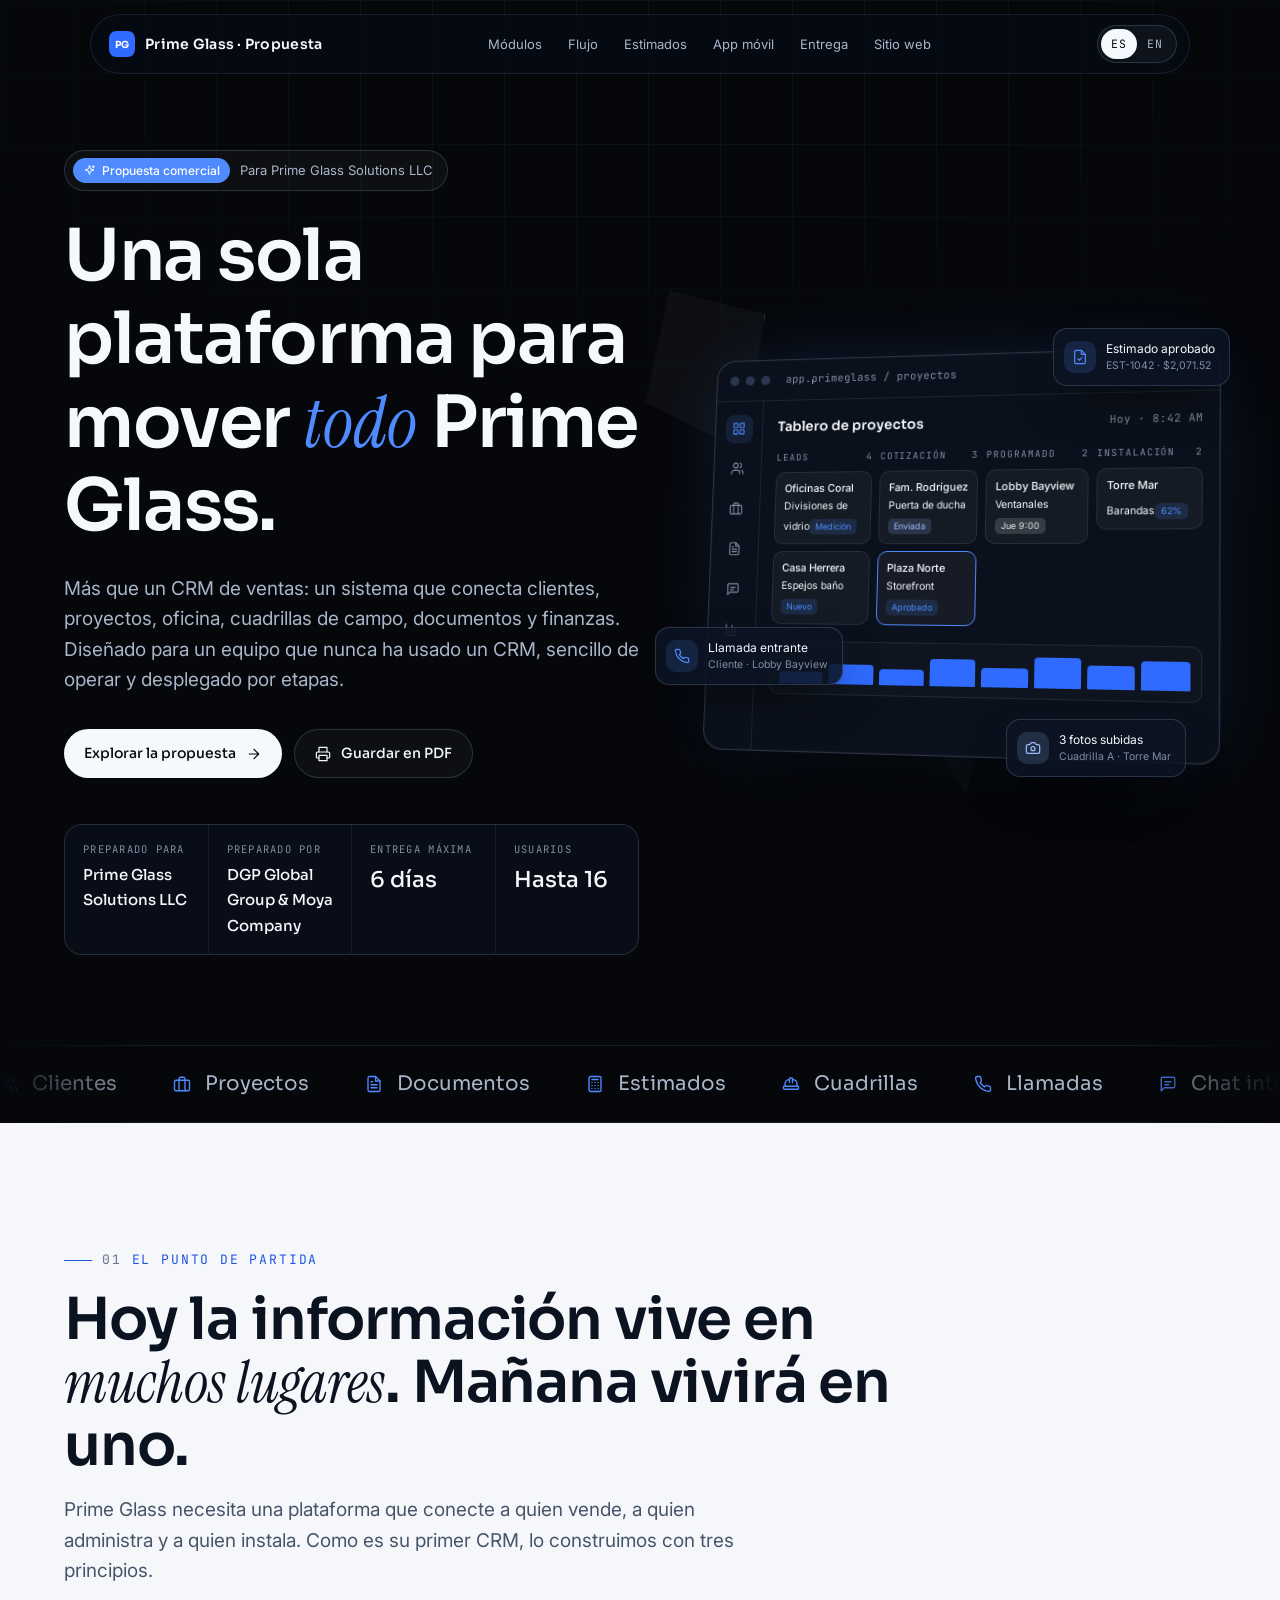
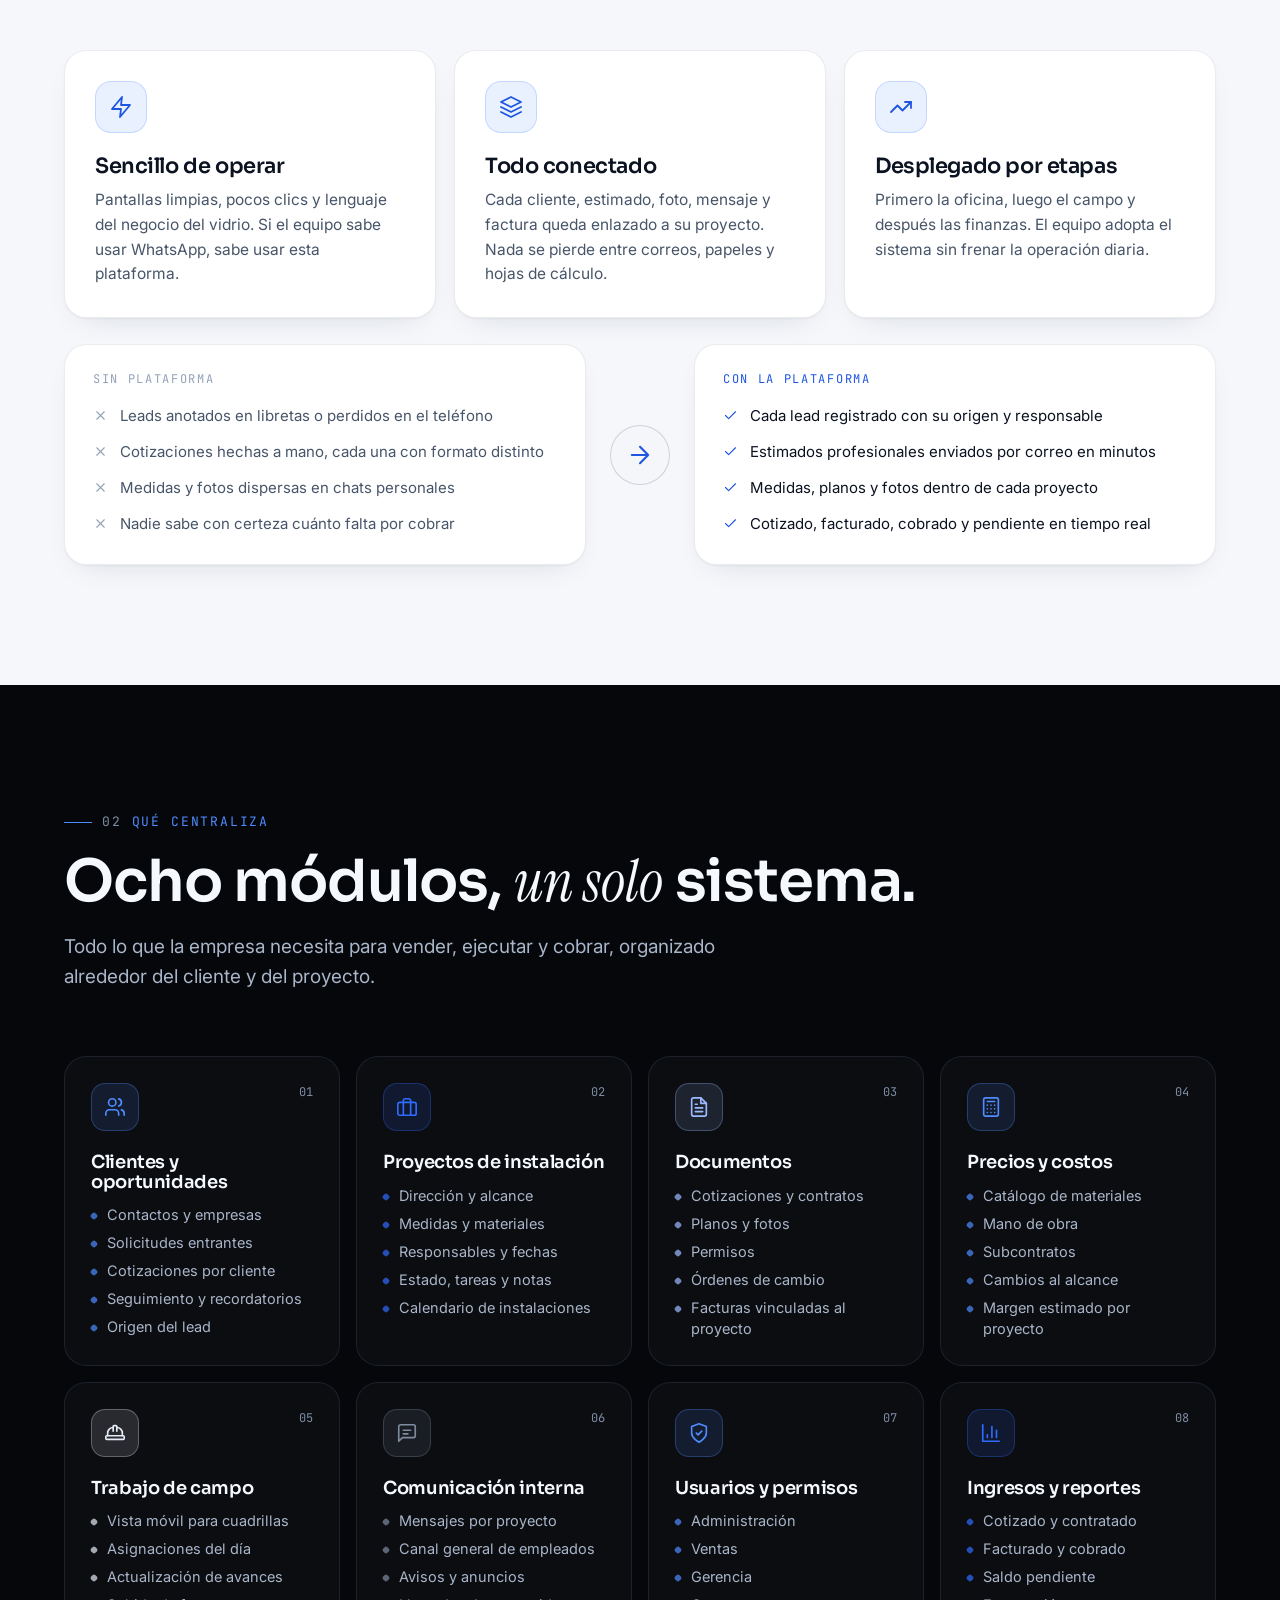
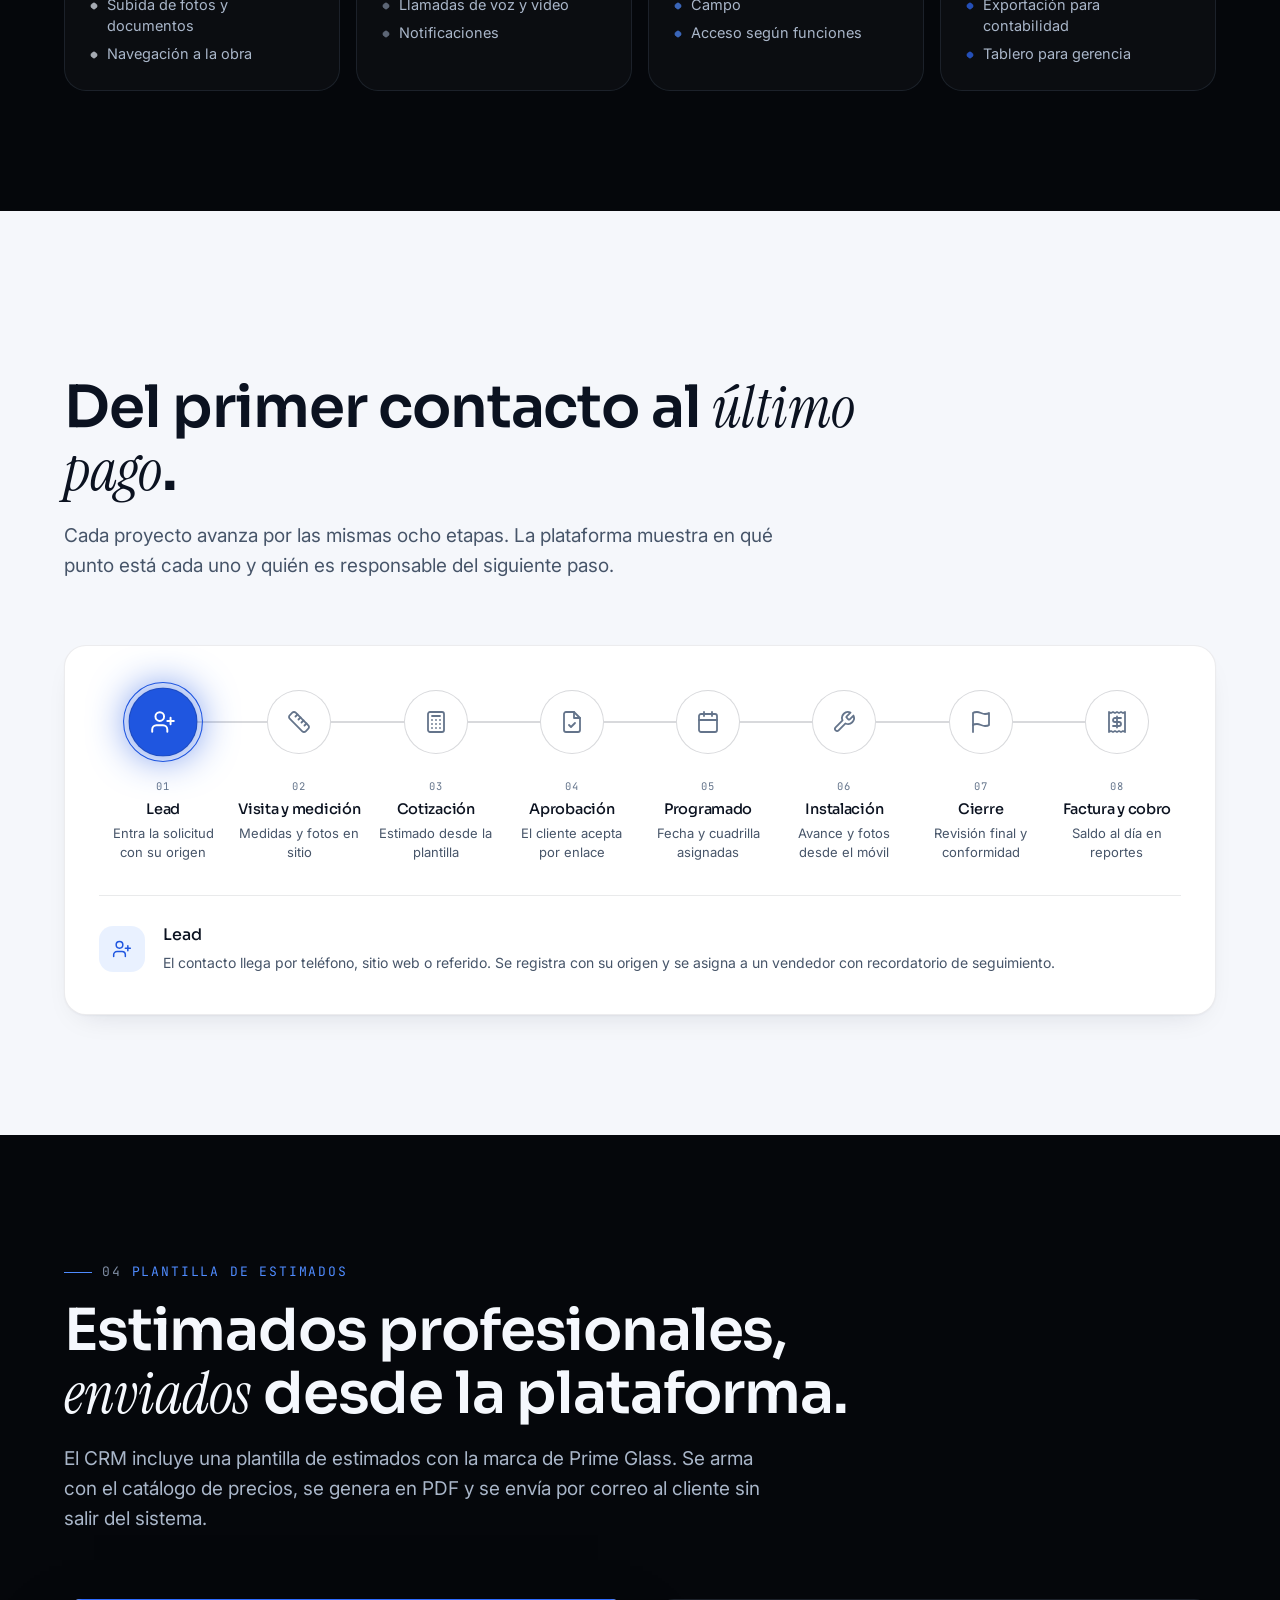
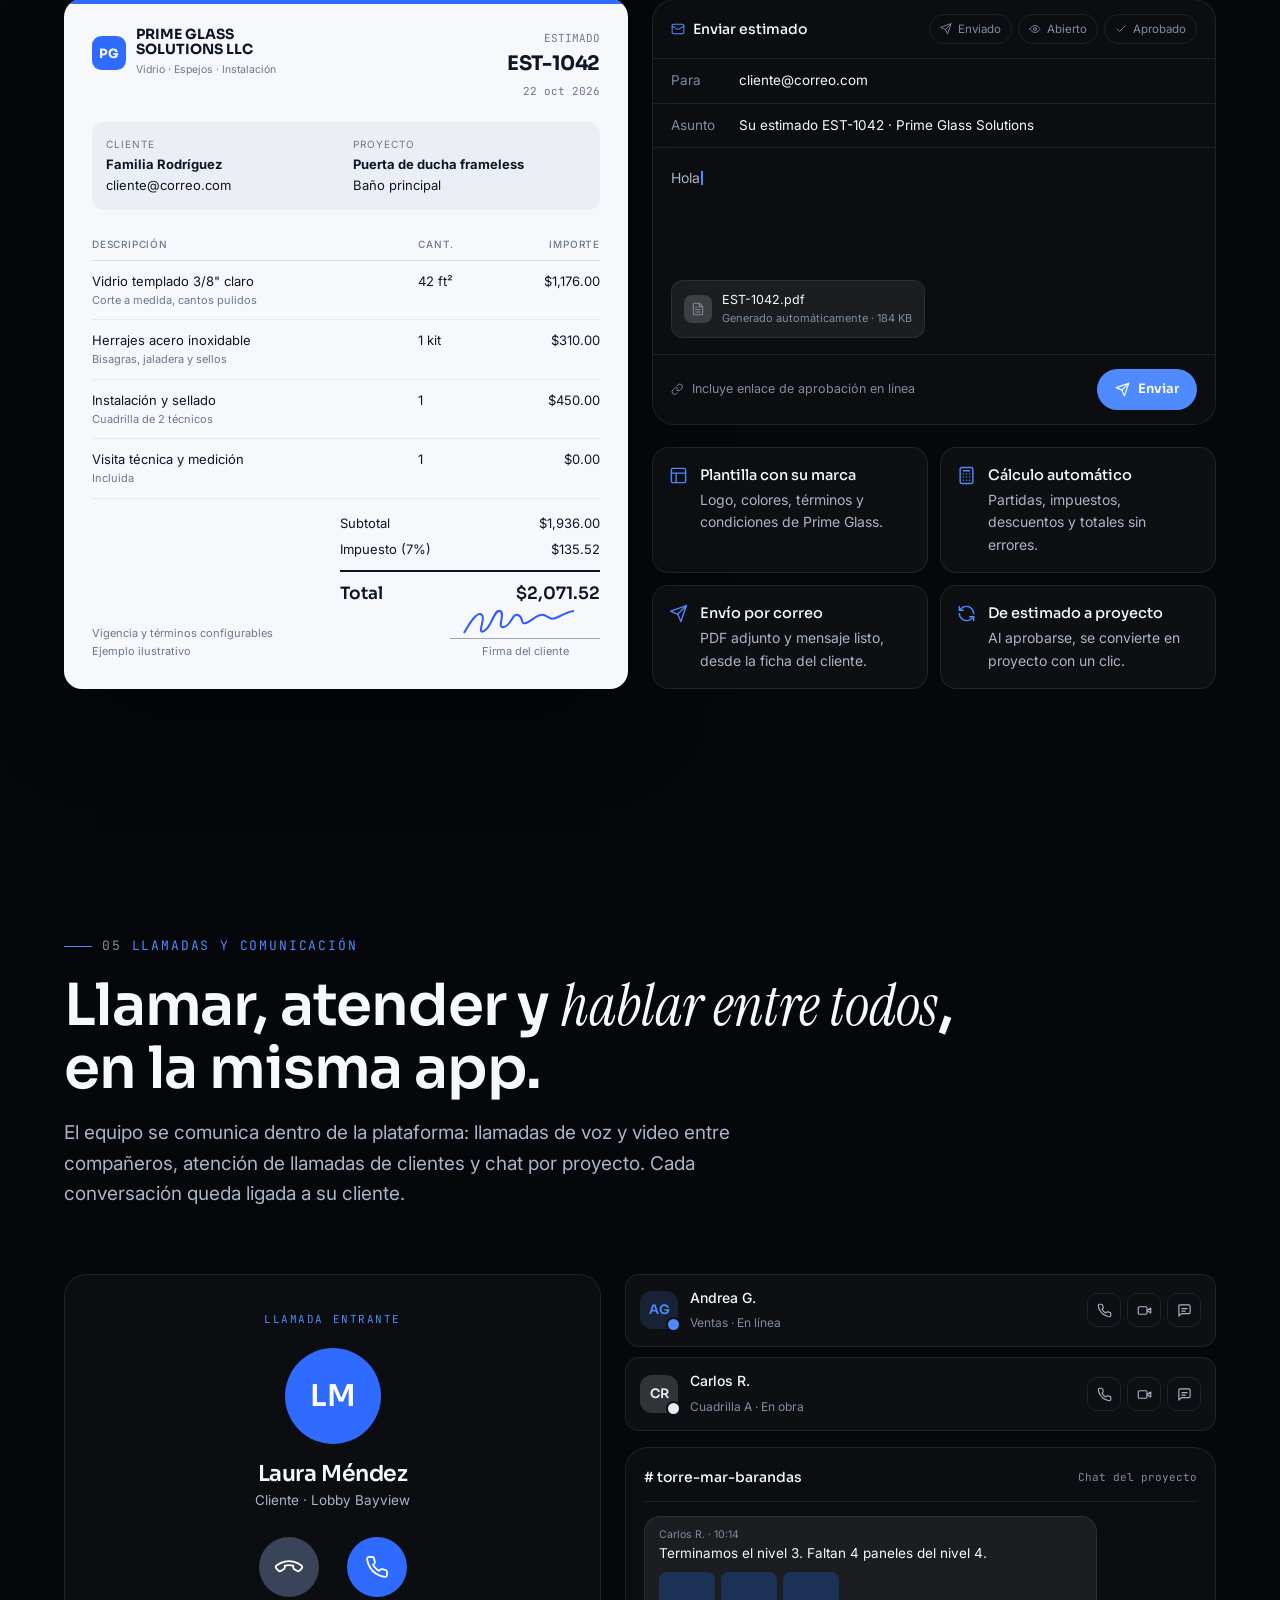
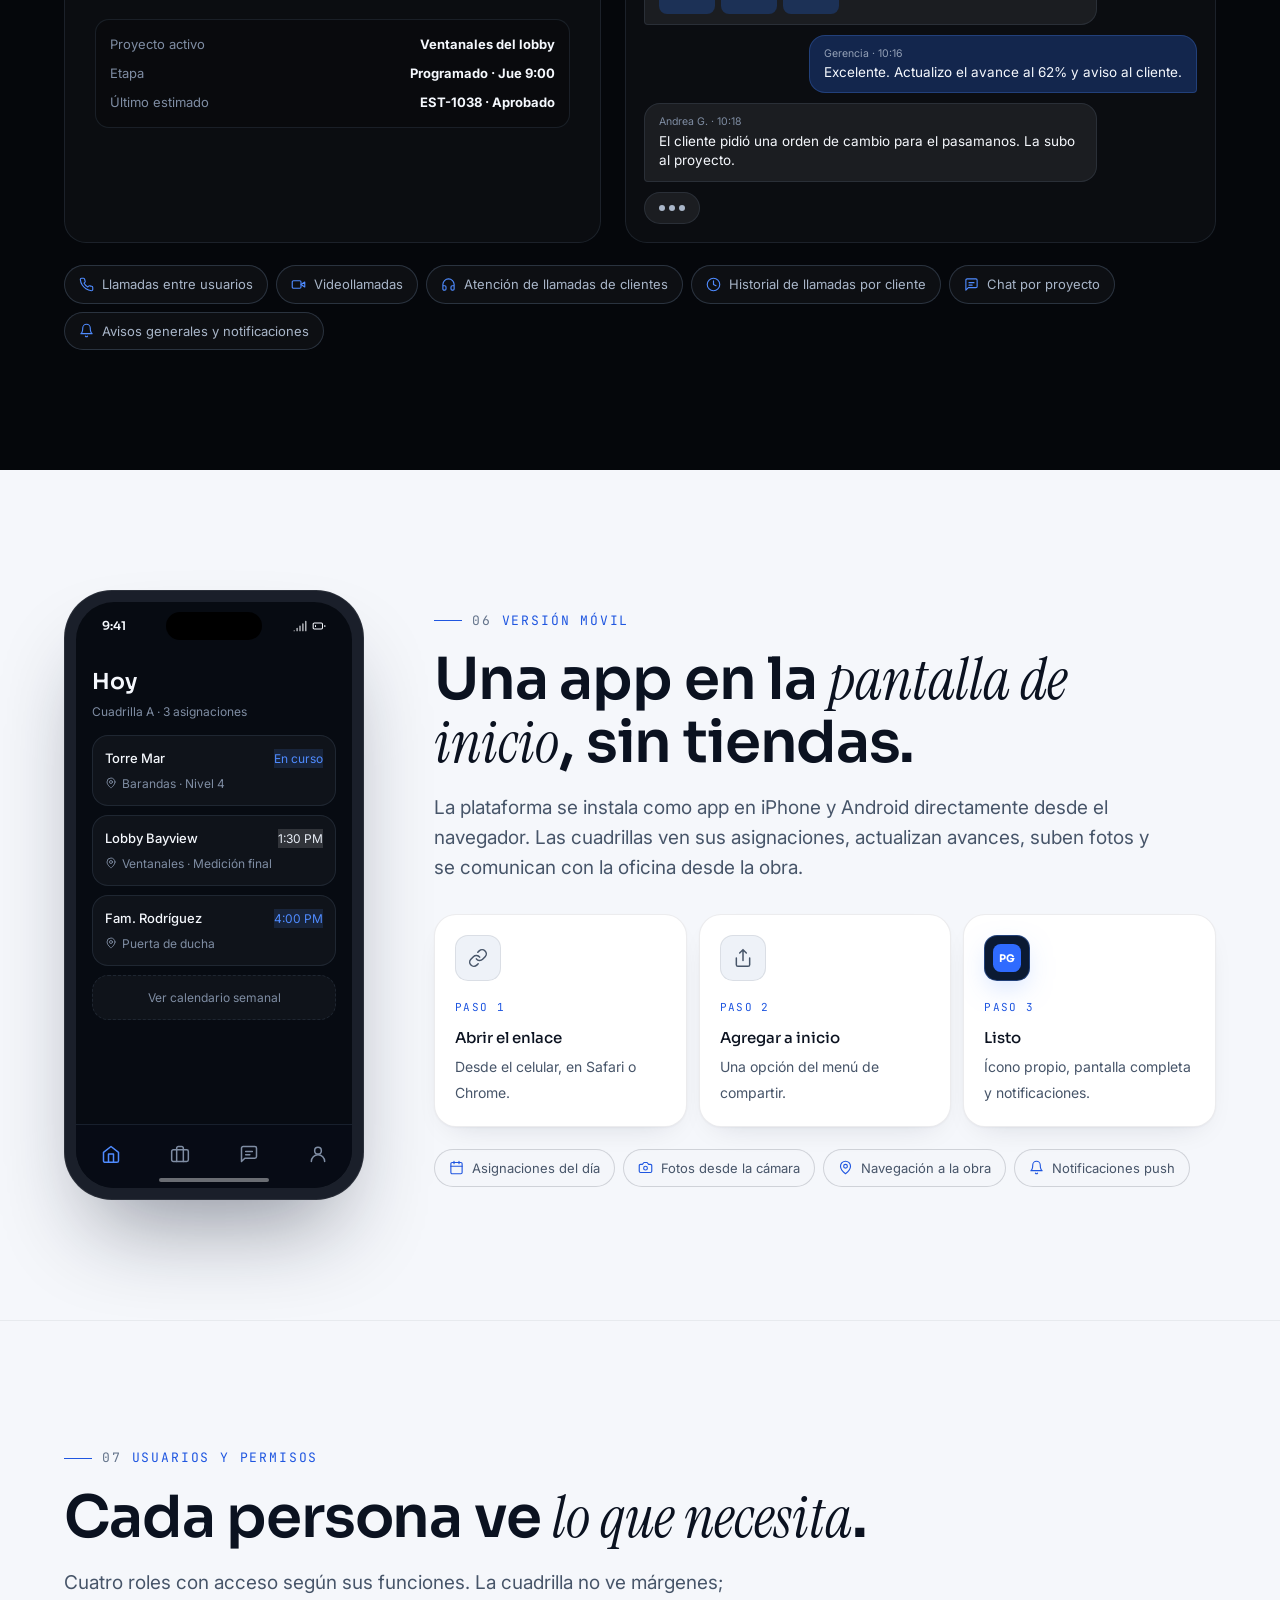
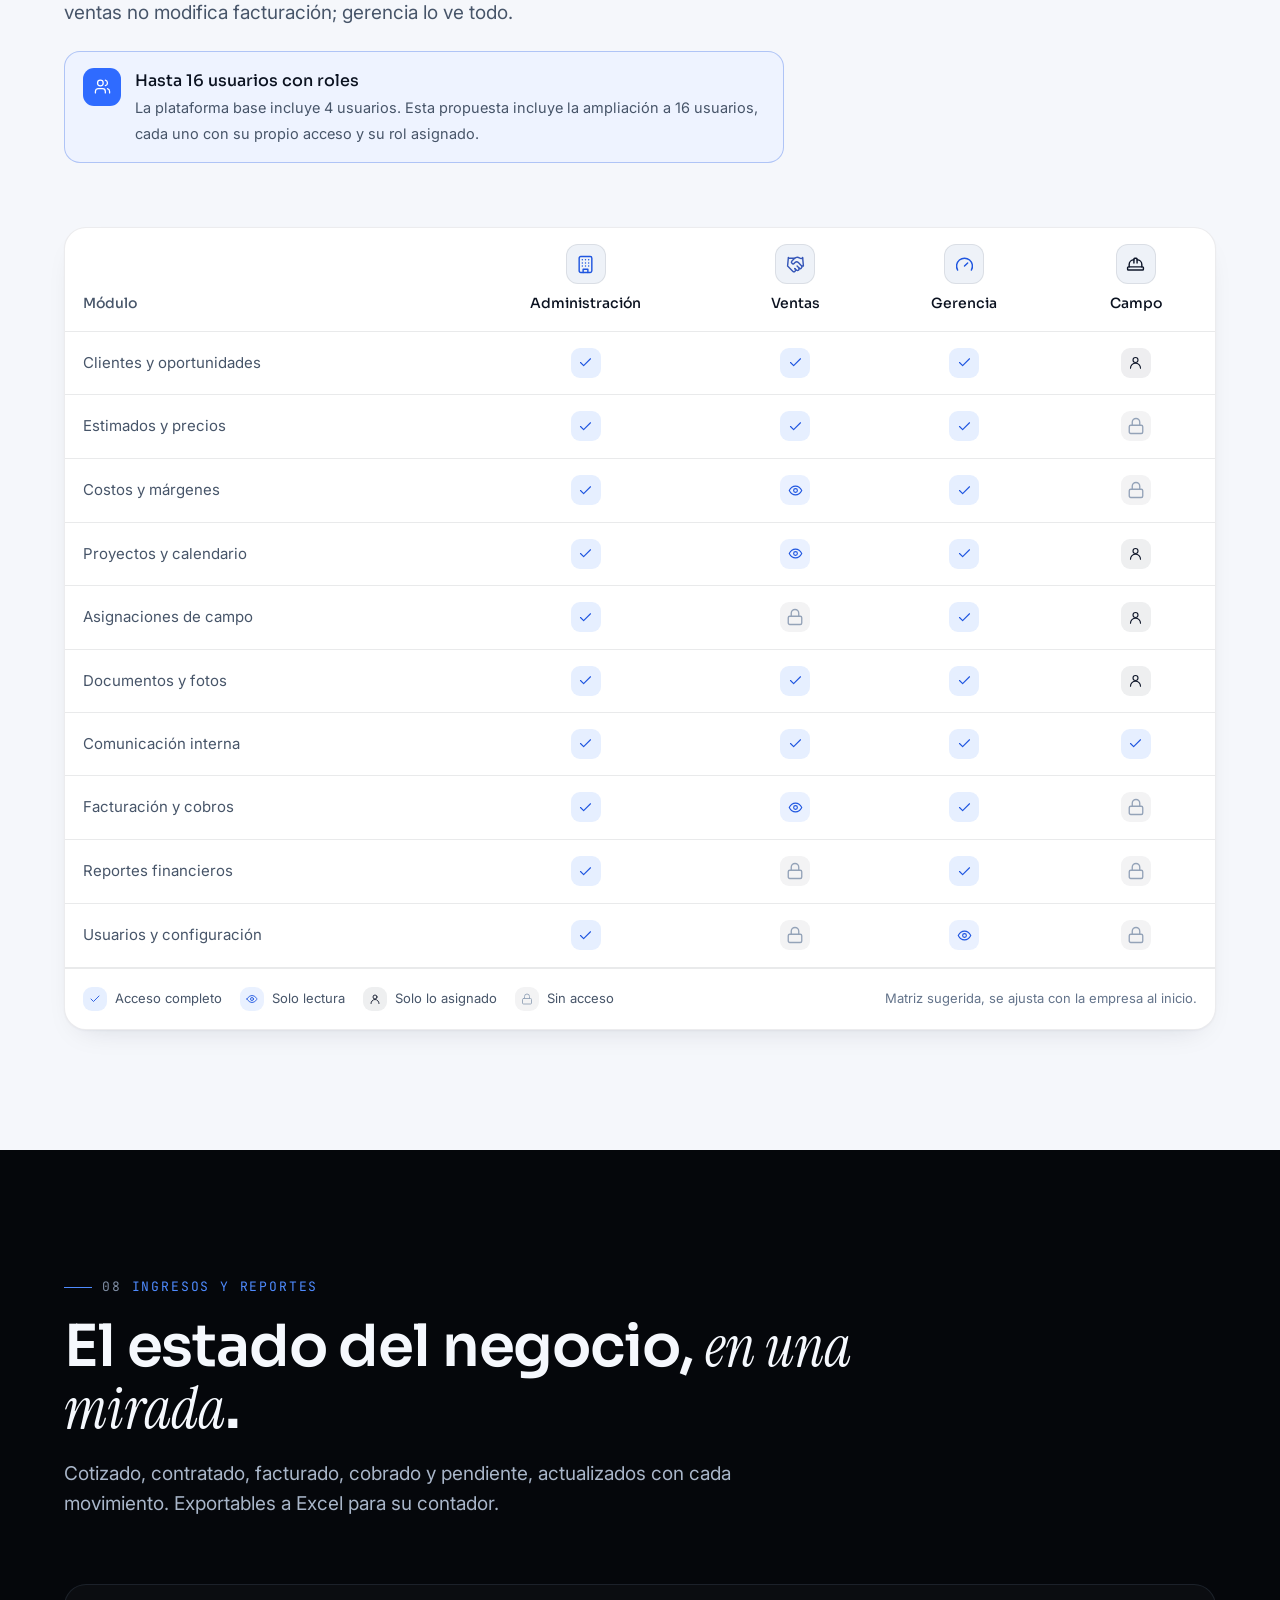
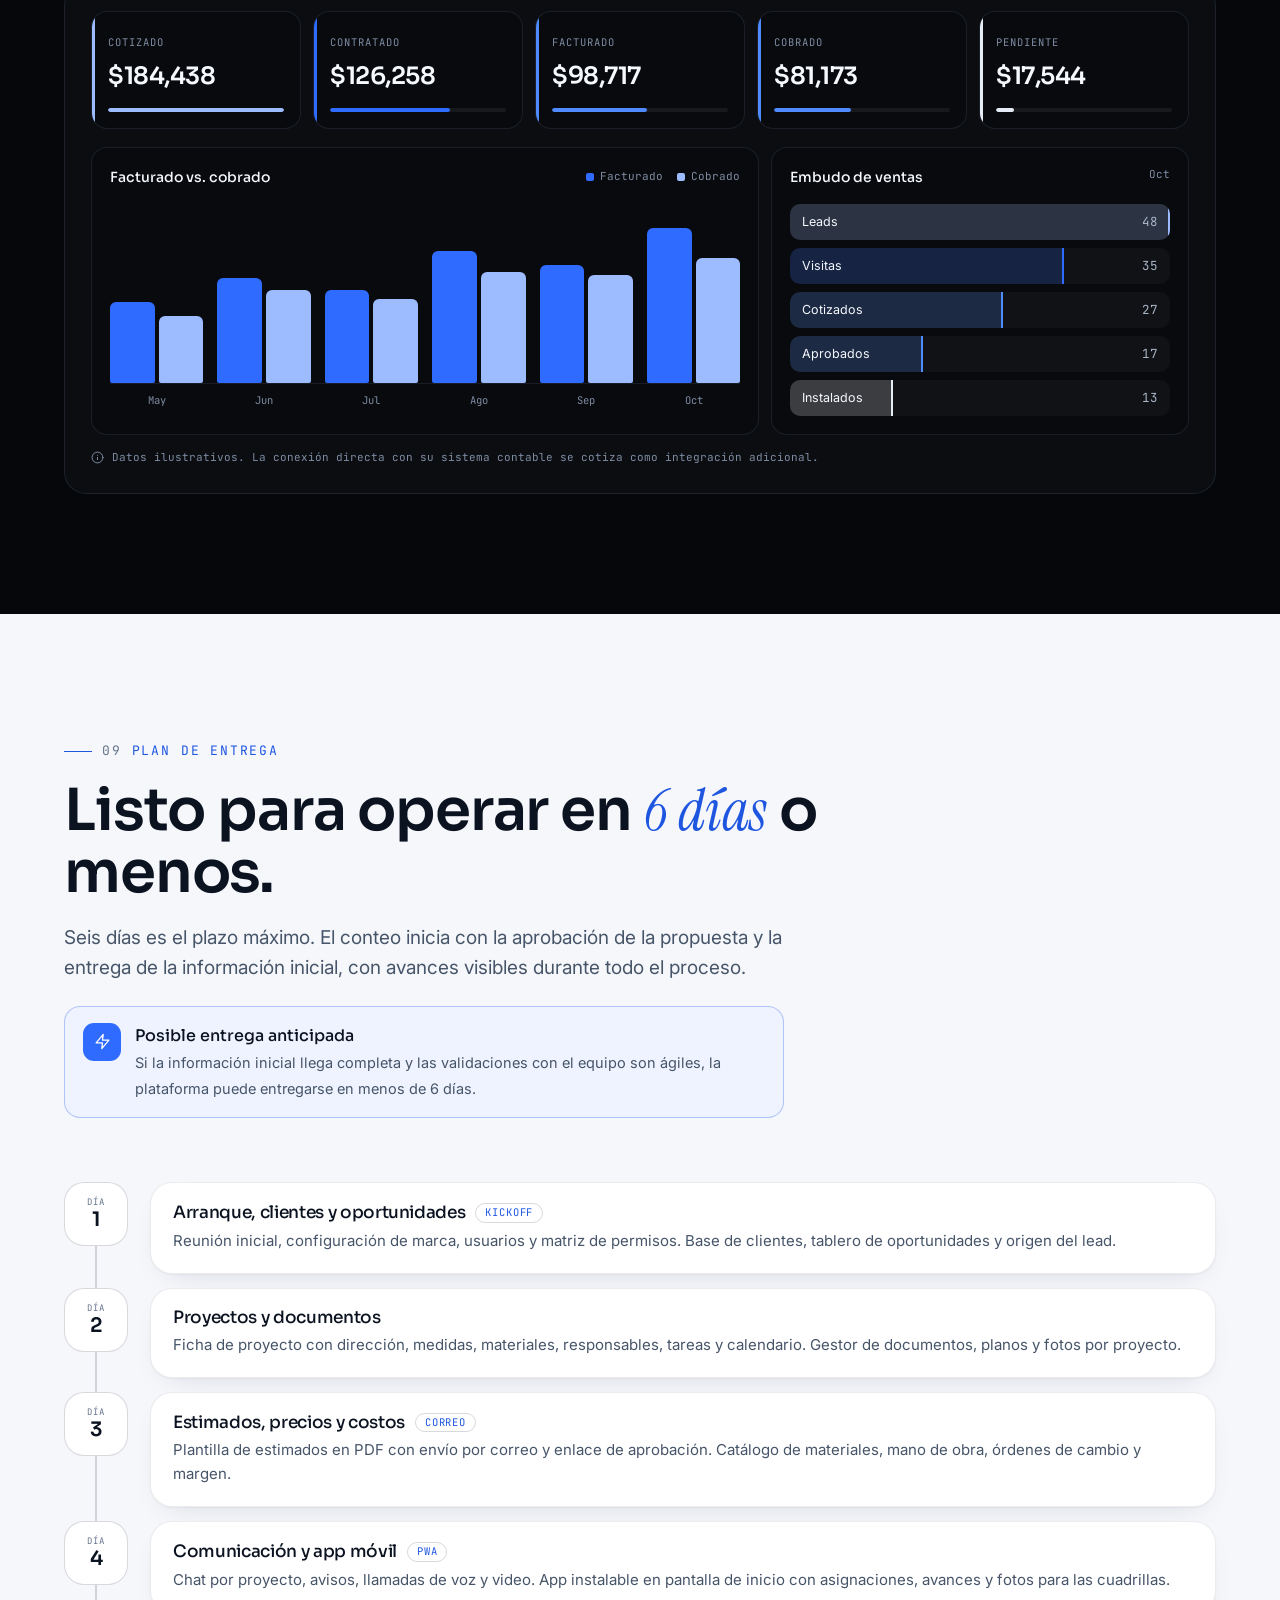
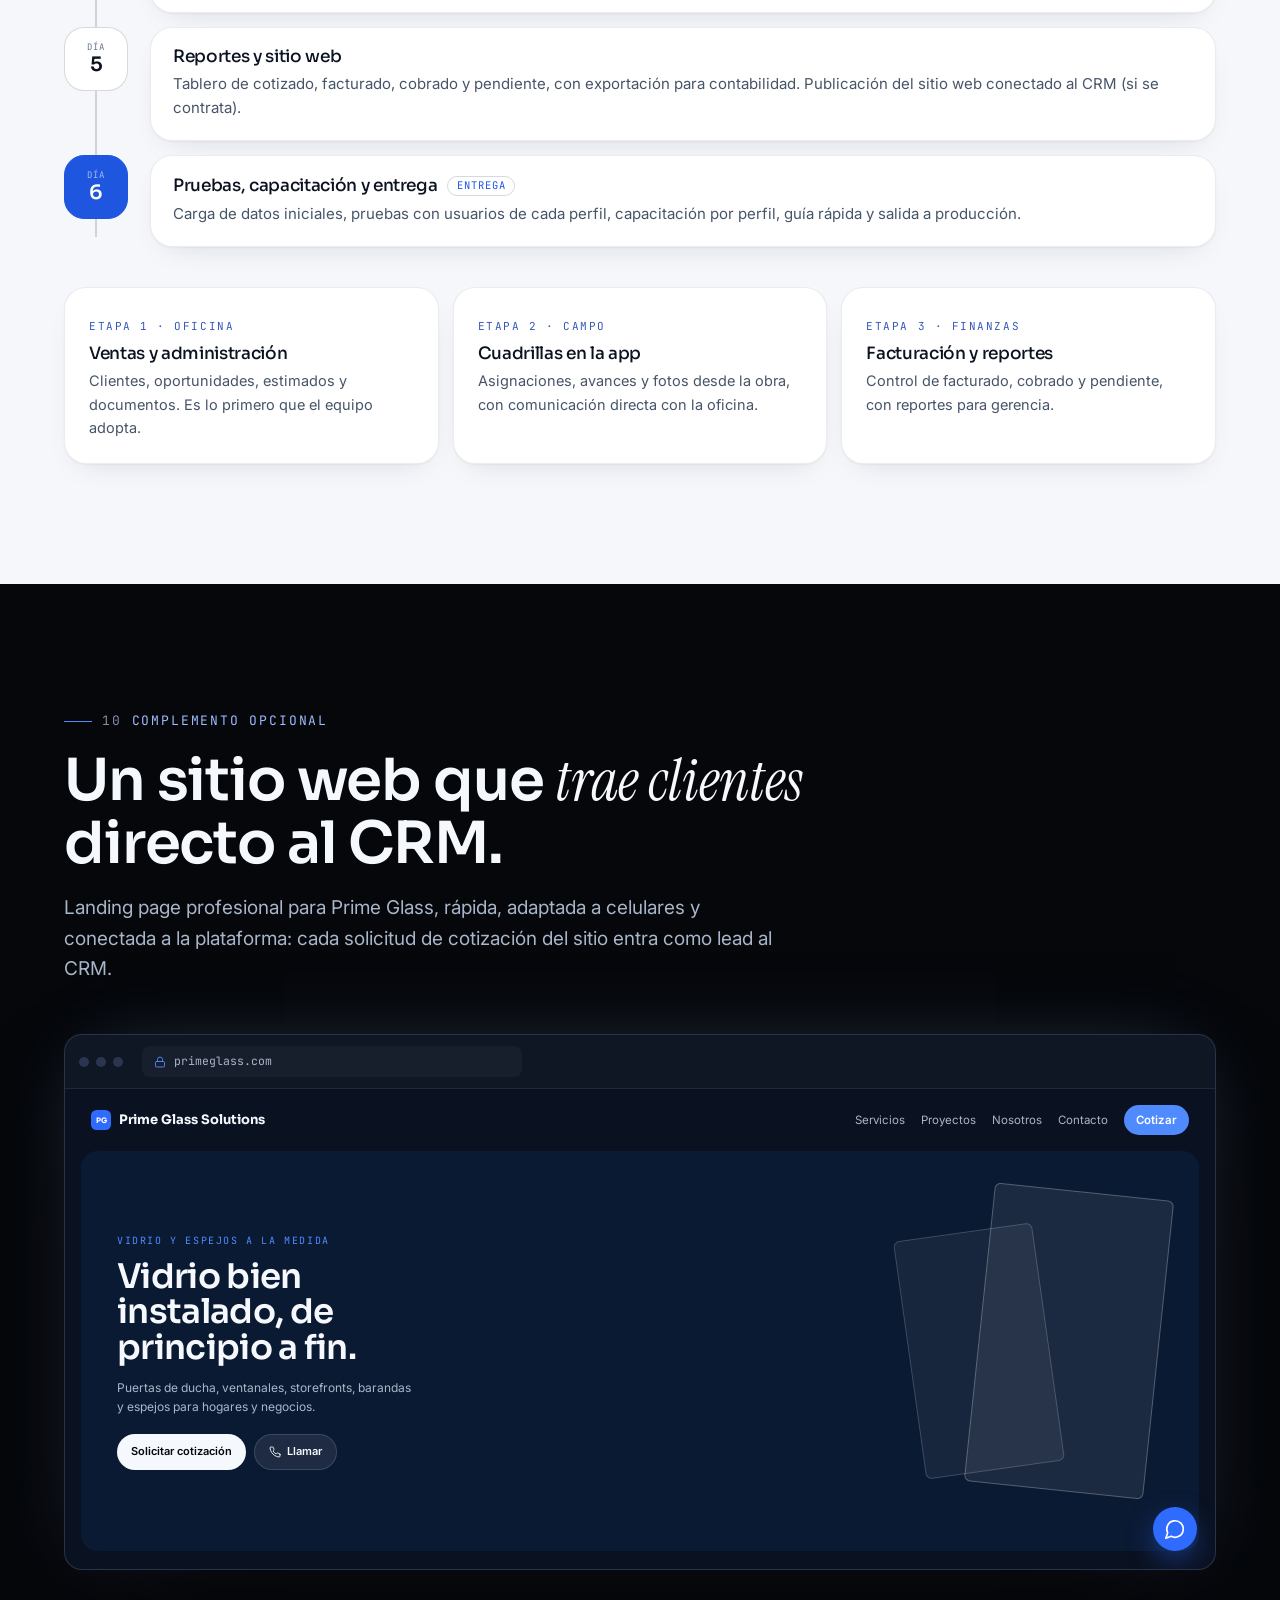
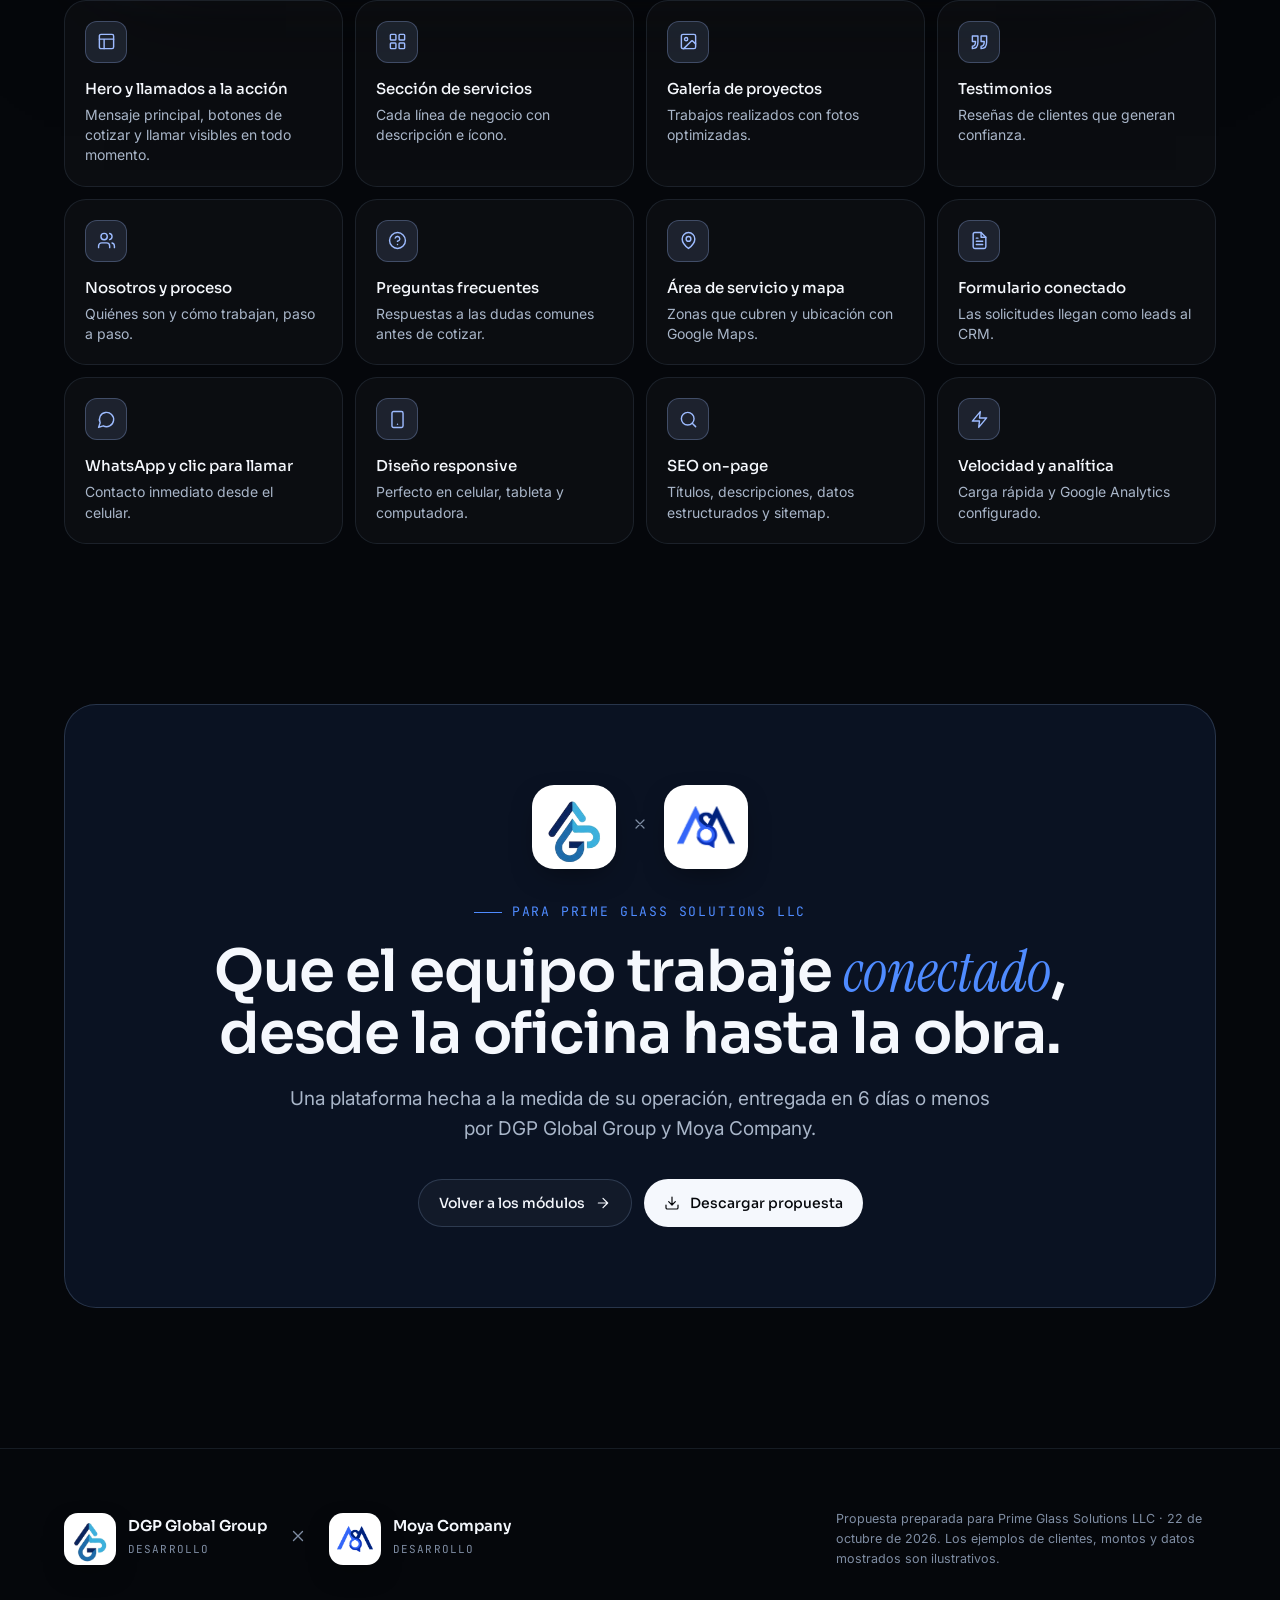
<file: propuesta/index.html>
<!doctype html>
<html lang="es" data-title-es="Propuesta Prime Glass" data-title-en="Prime Glass Proposal" data-desc-es="Propuesta comercial de DGP Global Group y Moya Company para Prime Glass Solutions LLC: plataforma CRM operativa, app móvil y sitio web." data-desc-en="Commercial proposal from DGP Global Group and Moya Company for Prime Glass Solutions LLC: operational CRM platform, mobile app and website.">
<head>
<meta charset="utf-8">
<meta name="viewport" content="width=device-width, initial-scale=1, viewport-fit=cover">
<title>Propuesta Prime Glass</title>
<meta name="description" content="Propuesta comercial de DGP Global Group y Moya Company para Prime Glass Solutions LLC: plataforma CRM operativa, app móvil y sitio web.">
<meta name="robots" content="noindex, nofollow">
<meta name="theme-color" content="#05080F">
<link rel="preconnect" href="https://fonts.googleapis.com">
<link rel="preconnect" href="https://fonts.gstatic.com" crossorigin>
<link href="https://fonts.googleapis.com/css2?family=Inter:wght@400;500;600&family=Sora:wght@300;400;500;600;700&family=Instrument+Serif:ital@0;1&family=JetBrains+Mono:wght@400;500&display=swap" rel="stylesheet">
<link rel="stylesheet" href="../assets/css/proposal.css">
<script>try{var q=new URLSearchParams(location.search).get('lang'),l=q||localStorage.getItem('pg-lang');if(l==='en'||l==='es')document.documentElement.lang=l;if(q)localStorage.setItem('pg-lang',q);}catch(e){}</script>
</head>
<body>

<!-- SVG icon sprite -->
<svg width="0" height="0" style="position:absolute" aria-hidden="true">
  <defs>
    <linearGradient id="lg-glass" x1="0" y1="0" x2="1" y2="1"><stop offset="0" stop-color="#4F8BFF"/><stop offset="1" stop-color="#4F8BFF"/></linearGradient>
    <linearGradient id="lg-warm" x1="0" y1="0" x2="1" y2="1"><stop offset="0" stop-color="#FFFFFF"/><stop offset="1" stop-color="#FFFFFF"/></linearGradient>
  </defs>
  <symbol id="i-users" viewBox="0 0 24 24"><path d="M16 21v-2a4 4 0 0 0-4-4H6a4 4 0 0 0-4 4v2"/><circle cx="9" cy="7" r="4"/><path d="M22 21v-2a4 4 0 0 0-3-3.87"/><path d="M16 3.13a4 4 0 0 1 0 7.75"/></symbol>
  <symbol id="i-briefcase" viewBox="0 0 24 24"><rect x="2" y="7" width="20" height="14" rx="2"/><path d="M16 21V5a2 2 0 0 0-2-2h-4a2 2 0 0 0-2 2v16"/></symbol>
  <symbol id="i-file" viewBox="0 0 24 24"><path d="M14 2H6a2 2 0 0 0-2 2v16a2 2 0 0 0 2 2h12a2 2 0 0 0 2-2V8z"/><path d="M14 2v6h6M16 13H8M16 17H8M10 9H8"/></symbol>
  <symbol id="i-filecheck" viewBox="0 0 24 24"><path d="M14 2H6a2 2 0 0 0-2 2v16a2 2 0 0 0 2 2h12a2 2 0 0 0 2-2V8z"/><path d="M14 2v6h6"/><path d="m9 15 2 2 4-4"/></symbol>
  <symbol id="i-calc" viewBox="0 0 24 24"><rect x="4" y="2" width="16" height="20" rx="2"/><path d="M8 6h8M8 10h.01M12 10h.01M16 10h.01M8 14h.01M12 14h.01M16 14h.01M8 18h.01M12 18h.01M16 18h.01"/></symbol>
  <symbol id="i-hardhat" viewBox="0 0 24 24"><path d="M2 18a1 1 0 0 0 1 1h18a1 1 0 0 0 1-1v-2a1 1 0 0 0-1-1H3a1 1 0 0 0-1 1z"/><path d="M10 10V5a1 1 0 0 1 1-1h2a1 1 0 0 1 1 1v5"/><path d="M4 15v-3a6 6 0 0 1 6-6M14 6a6 6 0 0 1 6 6v3"/></symbol>
  <symbol id="i-msg" viewBox="0 0 24 24"><path d="M21 15a2 2 0 0 1-2 2H7l-4 4V5a2 2 0 0 1 2-2h14a2 2 0 0 1 2 2z"/><path d="M8 9h8M8 13h5"/></symbol>
  <symbol id="i-shield" viewBox="0 0 24 24"><path d="M12 22s8-4 8-10V5l-8-3-8 3v7c0 6 8 10 8 10z"/><path d="m9 12 2 2 4-4"/></symbol>
  <symbol id="i-chart" viewBox="0 0 24 24"><path d="M3 3v18h18"/><path d="M18 17V9M13 17V5M8 17v-3"/></symbol>
  <symbol id="i-phone" viewBox="0 0 24 24"><path d="M22 16.92v3a2 2 0 0 1-2.18 2 19.79 19.79 0 0 1-8.63-3.07 19.5 19.5 0 0 1-6-6 19.79 19.79 0 0 1-3.07-8.67A2 2 0 0 1 4.11 2h3a2 2 0 0 1 2 1.72c.13.96.36 1.9.7 2.81a2 2 0 0 1-.45 2.11L8.09 9.91a16 16 0 0 0 6 6l1.27-1.27a2 2 0 0 1 2.11-.45c.91.34 1.85.57 2.81.7A2 2 0 0 1 22 16.92z"/></symbol>
  <symbol id="i-mail" viewBox="0 0 24 24"><rect x="2" y="4" width="20" height="16" rx="2"/><path d="m22 7-10 6L2 7"/></symbol>
  <symbol id="i-send" viewBox="0 0 24 24"><path d="m22 2-7 20-4-9-9-4z"/><path d="M22 2 11 13"/></symbol>
  <symbol id="i-check" viewBox="0 0 24 24"><path d="M20 6 9 17l-5-5"/></symbol>
  <symbol id="i-x" viewBox="0 0 24 24"><path d="M18 6 6 18M6 6l12 12"/></symbol>
  <symbol id="i-minus" viewBox="0 0 24 24"><path d="M5 12h14"/></symbol>
  <symbol id="i-eye" viewBox="0 0 24 24"><path d="M2 12s3.5-7 10-7 10 7 10 7-3.5 7-10 7S2 12 2 12z"/><circle cx="12" cy="12" r="3"/></symbol>
  <symbol id="i-user" viewBox="0 0 24 24"><circle cx="12" cy="8" r="4"/><path d="M4 21a8 8 0 0 1 16 0"/></symbol>
  <symbol id="i-clock" viewBox="0 0 24 24"><circle cx="12" cy="12" r="10"/><path d="M12 6v6l4 2"/></symbol>
  <symbol id="i-calendar" viewBox="0 0 24 24"><rect x="3" y="4" width="18" height="18" rx="2"/><path d="M16 2v4M8 2v4M3 10h18"/></symbol>
  <symbol id="i-globe" viewBox="0 0 24 24"><circle cx="12" cy="12" r="10"/><path d="M2 12h20M12 2a15.3 15.3 0 0 1 4 10 15.3 15.3 0 0 1-4 10 15.3 15.3 0 0 1-4-10 15.3 15.3 0 0 1 4-10z"/></symbol>
  <symbol id="i-mobile" viewBox="0 0 24 24"><rect x="5" y="2" width="14" height="20" rx="2"/><path d="M12 18h.01"/></symbol>
  <symbol id="i-ruler" viewBox="0 0 24 24"><path d="M21.3 15.3a2.4 2.4 0 0 1 0 3.4l-2.6 2.6a2.4 2.4 0 0 1-3.4 0L2.7 8.7a2.4 2.4 0 0 1 0-3.4l2.6-2.6a2.4 2.4 0 0 1 3.4 0z"/><path d="m14.5 12.5 2-2M11.5 9.5l2-2M8.5 6.5l2-2M17.5 15.5l2-2"/></symbol>
  <symbol id="i-userplus" viewBox="0 0 24 24"><path d="M16 21v-2a4 4 0 0 0-4-4H6a4 4 0 0 0-4 4v2"/><circle cx="9" cy="7" r="4"/><path d="M19 8v6M22 11h-6"/></symbol>
  <symbol id="i-wrench" viewBox="0 0 24 24"><path d="M14.7 6.3a1 1 0 0 0 0 1.4l1.6 1.6a1 1 0 0 0 1.4 0l3.77-3.77a6 6 0 0 1-7.94 7.94l-6.91 6.91a2.12 2.12 0 0 1-3-3l6.91-6.91a6 6 0 0 1 7.94-7.94l-3.76 3.76z"/></symbol>
  <symbol id="i-flag" viewBox="0 0 24 24"><path d="M4 15s1-1 4-1 5 2 8 2 4-1 4-1V3s-1 1-4 1-5-2-8-2-4 1-4 1z"/><path d="M4 22v-7"/></symbol>
  <symbol id="i-receipt" viewBox="0 0 24 24"><path d="M4 2v20l2-1 2 1 2-1 2 1 2-1 2 1 2-1 2 1V2l-2 1-2-1-2 1-2-1-2 1-2-1-2 1z"/><path d="M16 8h-6a2 2 0 1 0 0 4h4a2 2 0 1 1 0 4H8M12 17.5v-11"/></symbol>
  <symbol id="i-server" viewBox="0 0 24 24"><rect x="2" y="2" width="20" height="8" rx="2"/><rect x="2" y="14" width="20" height="8" rx="2"/><path d="M6 6h.01M6 18h.01"/></symbol>
  <symbol id="i-plug" viewBox="0 0 24 24"><path d="M12 22v-5M9 8V2M15 8V2"/><path d="M18 8v5a4 4 0 0 1-4 4h-4a4 4 0 0 1-4-4V8z"/></symbol>
  <symbol id="i-video" viewBox="0 0 24 24"><path d="m22 8-6 4 6 4V8z"/><rect x="2" y="6" width="14" height="12" rx="2"/></symbol>
  <symbol id="i-camera" viewBox="0 0 24 24"><path d="M14.5 4h-5L7 7H4a2 2 0 0 0-2 2v9a2 2 0 0 0 2 2h16a2 2 0 0 0 2-2V9a2 2 0 0 0-2-2h-3z"/><circle cx="12" cy="13" r="3"/></symbol>
  <symbol id="i-bell" viewBox="0 0 24 24"><path d="M6 8a6 6 0 0 1 12 0c0 7 3 9 3 9H3s3-2 3-9"/><path d="M10.3 21a1.94 1.94 0 0 0 3.4 0"/></symbol>
  <symbol id="i-layout" viewBox="0 0 24 24"><rect x="3" y="3" width="18" height="18" rx="2"/><path d="M3 9h18M9 21V9"/></symbol>
  <symbol id="i-search" viewBox="0 0 24 24"><circle cx="11" cy="11" r="8"/><path d="m21 21-4.3-4.3"/></symbol>
  <symbol id="i-star" viewBox="0 0 24 24"><path d="M12 2l3.09 6.26L22 9.27l-5 4.87 1.18 6.88L12 17.77l-6.18 3.25L7 14.14 2 9.27l6.91-1.01z"/></symbol>
  <symbol id="i-image" viewBox="0 0 24 24"><rect x="3" y="3" width="18" height="18" rx="2"/><circle cx="9" cy="9" r="2"/><path d="m21 15-3.09-3.09a2 2 0 0 0-2.82 0L6 21"/></symbol>
  <symbol id="i-arrow" viewBox="0 0 24 24"><path d="M5 12h14M12 5l7 7-7 7"/></symbol>
  <symbol id="i-printer" viewBox="0 0 24 24"><path d="M6 9V2h12v7"/><path d="M6 18H4a2 2 0 0 1-2-2v-5a2 2 0 0 1 2-2h16a2 2 0 0 1 2 2v5a2 2 0 0 1-2 2h-2"/><rect x="6" y="14" width="12" height="8"/></symbol>
  <symbol id="i-zap" viewBox="0 0 24 24"><path d="M13 2 3 14h9l-1 8 10-12h-9l1-8z"/></symbol>
  <symbol id="i-layers" viewBox="0 0 24 24"><path d="m12 2 10 5-10 5L2 7z"/><path d="m2 17 10 5 10-5M2 12l10 5 10-5"/></symbol>
  <symbol id="i-lock" viewBox="0 0 24 24"><rect x="3" y="11" width="18" height="11" rx="2"/><path d="M7 11V7a5 5 0 0 1 10 0v4"/></symbol>
  <symbol id="i-sync" viewBox="0 0 24 24"><path d="M21 12a9 9 0 0 0-9-9 9.75 9.75 0 0 0-6.74 2.74L3 8"/><path d="M3 3v5h5"/><path d="M3 12a9 9 0 0 0 9 9 9.75 9.75 0 0 0 6.74-2.74L21 16"/><path d="M16 16h5v5"/></symbol>
  <symbol id="i-pin" viewBox="0 0 24 24"><path d="M20 10c0 6-8 12-8 12s-8-6-8-12a8 8 0 0 1 16 0z"/><circle cx="12" cy="10" r="3"/></symbol>
  <symbol id="i-headset" viewBox="0 0 24 24"><path d="M3 14h3a2 2 0 0 1 2 2v3a2 2 0 0 1-2 2H5a2 2 0 0 1-2-2v-7a9 9 0 0 1 18 0v7a2 2 0 0 1-2 2h-1a2 2 0 0 1-2-2v-3a2 2 0 0 1 2-2h3"/></symbol>
  <symbol id="i-pen" viewBox="0 0 24 24"><path d="M12 20h9"/><path d="M16.5 3.5a2.12 2.12 0 0 1 3 3L7 19l-4 1 1-4z"/></symbol>
  <symbol id="i-trend" viewBox="0 0 24 24"><path d="m22 7-8.5 8.5-5-5L2 17"/><path d="M16 7h6v6"/></symbol>
  <symbol id="i-spark" viewBox="0 0 24 24"><path d="M12 3l1.9 5.8L20 11l-6.1 2.2L12 19l-1.9-5.8L4 11l6.1-2.2z"/><path d="M19 3v4M17 5h4"/></symbol>
  <symbol id="i-grid" viewBox="0 0 24 24"><rect x="3" y="3" width="7" height="7" rx="1"/><rect x="14" y="3" width="7" height="7" rx="1"/><rect x="14" y="14" width="7" height="7" rx="1"/><rect x="3" y="14" width="7" height="7" rx="1"/></symbol>
  <symbol id="i-chat" viewBox="0 0 24 24"><path d="M7.9 20A9 9 0 1 0 4 16.1L2 22z"/></symbol>
  <symbol id="i-home" viewBox="0 0 24 24"><path d="m3 10 9-7 9 7v10a2 2 0 0 1-2 2H5a2 2 0 0 1-2-2z"/><path d="M9 22V12h6v10"/></symbol>
  <symbol id="i-share" viewBox="0 0 24 24"><path d="M4 12v8a2 2 0 0 0 2 2h12a2 2 0 0 0 2-2v-8"/><path d="m16 6-4-4-4 4M12 2v13"/></symbol>
  <symbol id="i-link" viewBox="0 0 24 24"><path d="M10 13a5 5 0 0 0 7.54.54l3-3a5 5 0 0 0-7.07-7.07l-1.72 1.71"/><path d="M14 11a5 5 0 0 0-7.54-.54l-3 3a5 5 0 0 0 7.07 7.07l1.71-1.71"/></symbol>
  <symbol id="i-download" viewBox="0 0 24 24"><path d="M21 15v4a2 2 0 0 1-2 2H5a2 2 0 0 1-2-2v-4"/><path d="m7 10 5 5 5-5M12 15V3"/></symbol>
  <symbol id="i-gauge" viewBox="0 0 24 24"><path d="m12 14 4-4"/><path d="M3.34 19a10 10 0 1 1 17.32 0"/></symbol>
  <symbol id="i-box" viewBox="0 0 24 24"><path d="M21 8a2 2 0 0 0-1-1.73l-7-4a2 2 0 0 0-2 0l-7 4A2 2 0 0 0 3 8v8a2 2 0 0 0 1 1.73l7 4a2 2 0 0 0 2 0l7-4A2 2 0 0 0 21 16z"/><path d="m3.3 7 8.7 5 8.7-5M12 22V12"/></symbol>
  <symbol id="i-signal" viewBox="0 0 24 24"><path d="M2 20h.01M7 20v-4M12 20v-8M17 20V8M22 4v16"/></symbol>
  <symbol id="i-battery" viewBox="0 0 24 24"><rect x="2" y="7" width="16" height="10" rx="2"/><path d="M22 11v2M6 11v2"/></symbol>
  <symbol id="i-quote" viewBox="0 0 24 24"><path d="M3 21c3 0 7-1 7-8V5H3v7h4c0 4-2 6-4 6zM14 21c3 0 7-1 7-8V5h-7v7h4c0 4-2 6-4 6z"/></symbol>
  <symbol id="i-door" viewBox="0 0 24 24"><rect x="5" y="2" width="14" height="20" rx="1"/><path d="M5 22h14M9 6l6 6M9 10l4 4"/><path d="M16 12h.01"/></symbol>
  <symbol id="i-window" viewBox="0 0 24 24"><rect x="3" y="3" width="18" height="18" rx="1"/><path d="M12 3v18M3 12h18M6 6l3 3"/></symbol>
  <symbol id="i-building" viewBox="0 0 24 24"><rect x="4" y="2" width="16" height="20" rx="2"/><path d="M9 22v-4h6v4M8 6h.01M12 6h.01M16 6h.01M8 10h.01M12 10h.01M16 10h.01M8 14h.01M12 14h.01M16 14h.01"/></symbol>
  <symbol id="i-help" viewBox="0 0 24 24"><circle cx="12" cy="12" r="10"/><path d="M9.09 9a3 3 0 0 1 5.83 1c0 2-3 3-3 3M12 17h.01"/></symbol>
  <symbol id="i-info" viewBox="0 0 24 24"><circle cx="12" cy="12" r="10"/><path d="M12 16v-4M12 8h.01"/></symbol>
  <symbol id="i-cloud" viewBox="0 0 24 24"><path d="M17.5 19H9a7 7 0 1 1 6.71-9h1.79a4.5 4.5 0 1 1 0 9z"/></symbol>
  <symbol id="i-handshake" viewBox="0 0 24 24"><path d="m11 17 2 2a1 1 0 1 0 3-3"/><path d="m14 14 2.5 2.5a1 1 0 1 0 3-3l-3.88-3.88a3 3 0 0 0-4.24 0l-.88.88a1 1 0 1 1-3-3l2.81-2.81a5.79 5.79 0 0 1 7.06-.87l.47.28a2 2 0 0 0 1.42.25L21 4"/><path d="m21 3 1 11h-2M3 3 2 14l6.5 6.5a1 1 0 1 0 3-3M3 4h8"/></symbol>

  <!-- brand marks -->
  <symbol id="m-prime" viewBox="0 0 40 40"><rect x="0" y="0" width="40" height="40" rx="11" fill="#2F6BFF"/><text x="20" y="25.5" text-anchor="middle" font-family="Sora, Inter, sans-serif" font-size="15" font-weight="700" fill="#fff" letter-spacing="-.5">PG</text></symbol>
</svg>

<div class="ambient" aria-hidden="true"><div class="gridbg"></div></div>
<div class="progress" id="progress"></div>

<nav class="top" aria-label="Secciones">
  <a class="brand" href="#inicio"><svg><use href="#m-prime"/></svg><span>Prime Glass <span class="long"><x-es>· Propuesta</x-es><x-en>· Proposal</x-en></span></span></a>
  <div class="navlinks">
    <a href="#modulos"><x-es>Módulos</x-es><x-en>Modules</x-en></a>
    <a href="#flujo"><x-es>Flujo</x-es><x-en>Workflow</x-en></a>
    <a href="#estimados"><x-es>Estimados</x-es><x-en>Estimates</x-en></a>
    <a href="#movil"><x-es>App móvil</x-es><x-en>Mobile app</x-en></a>
    <a href="#entrega"><x-es>Entrega</x-es><x-en>Delivery</x-en></a>
    <a href="#web"><x-es>Sitio web</x-es><x-en>Website</x-en></a>
  </div>
  <div class="nav-r">
    <div class="lang" role="group" aria-label="Idioma / Language"><button type="button" data-lang="es">ES</button><button type="button" data-lang="en">EN</button></div>
  </div>
</nav>

<main>
<!-- ================= HERO ================= -->
<section class="hero" id="inicio">
  <div class="wrap hero-grid">
    <div>
      <div class="pill fade-in" style="--d:.2s"><b><svg class="i"><use href="#i-spark"/></svg><x-es>Propuesta comercial</x-es><x-en>Commercial proposal</x-en></b><span class="pfor"><x-es>Para Prime Glass Solutions LLC</x-es><x-en>For Prime Glass Solutions LLC</x-en></span><span class="pmob" style="display:none">Prime Glass</span></div>
      <h1>
        <span class="w"><span style="--i:0"><x-es>Una</x-es><x-en>One</x-en></span></span>
        <span class="w"><span style="--i:1"><x-es>sola</x-es><x-en>single</x-en></span></span>
        <span class="w"><span style="--i:2"><x-es>plataforma</x-es><x-en>platform</x-en></span></span>
        <span class="w"><span style="--i:3"><x-es>para</x-es><x-en>to</x-en></span></span>
        <span class="w"><span style="--i:4"><x-es>mover</x-es><x-en>run</x-en></span></span>
        <span class="w"><span style="--i:5"><em class="gtext"><x-es>todo</x-es><x-en>all of</x-en></em></span></span>
        <span class="w"><span style="--i:6">Prime</span></span>
        <span class="w"><span style="--i:7">Glass.</span></span>
      </h1>
      <p class="lead fade-in" style="--d:1.1s"><x-es>Más que un CRM de ventas: un sistema que conecta clientes, proyectos, oficina, cuadrillas de campo, documentos y finanzas. Diseñado para un equipo que nunca ha usado un CRM, sencillo de operar y desplegado por etapas.</x-es><x-en>More than a sales CRM: a system that connects clients, projects, the office, field crews, documents and finances. Designed for a team that has never used a CRM, easy to run and rolled out in stages.</x-en></p>
      <div class="hero-cta fade-in" style="--d:1.3s">
        <a class="btn btn-p" href="#modulos"><x-es>Explorar la propuesta</x-es><x-en>Explore the proposal</x-en><svg class="i"><use href="#i-arrow"/></svg></a>
        <button class="btn btn-g" onclick="window.print()"><svg class="i"><use href="#i-printer"/></svg><x-es>Guardar en PDF</x-es><x-en>Save as PDF</x-en></button>
      </div>
      <div class="meta fade-in" style="--d:1.5s">
        <div><small><x-es>Preparado para</x-es><x-en>Prepared for</x-en></small><strong>Prime Glass Solutions LLC</strong></div>
        <div><small><x-es>Preparado por</x-es><x-en>Prepared by</x-en></small><strong>DGP Global Group &amp; Moya Company</strong></div>
        <div><small><x-es>Entrega máxima</x-es><x-en>Maximum delivery</x-en></small><strong class="big"><span data-count="6">0</span> <x-es>días</x-es><x-en>days</x-en></strong></div>
        <div><small><x-es>Usuarios</x-es><x-en>Users</x-en></small><strong class="big"><x-es>Hasta</x-es><x-en>Up to</x-en> <span data-count="16">0</span></strong></div>
      </div>
    </div>

    <div class="stage" id="stage">
      <div class="shard s1"></div><div class="shard s2"></div>
      <div class="mock" id="mock">
        <div class="mock-bar"><i></i><i></i><i></i><span><x-es>app.primeglass / proyectos</x-es><x-en>app.primeglass / projects</x-en></span></div>
        <div class="mock-body">
          <div class="mock-side">
            <span class="on"><svg class="i"><use href="#i-grid"/></svg></span>
            <span><svg class="i"><use href="#i-users"/></svg></span>
            <span><svg class="i"><use href="#i-briefcase"/></svg></span>
            <span><svg class="i"><use href="#i-file"/></svg></span>
            <span><svg class="i"><use href="#i-msg"/></svg></span>
            <span><svg class="i"><use href="#i-chart"/></svg></span>
          </div>
          <div class="mock-main">
            <div class="mock-title"><b><x-es>Tablero de proyectos</x-es><x-en>Project board</x-en></b><em><x-es>Hoy · 8:42 AM</x-es><x-en>Today · 8:42 AM</x-en></em></div>
            <div class="kanban">
              <div class="col"><h5>Leads <span>4</span></h5>
                <div class="kc"><b>Oficinas Coral</b><x-es>Divisiones de vidrio</x-es><x-en>Glass partitions</x-en><span class="tg c"><x-es>Medición</x-es><x-en>Measuring</x-en></span></div>
                <div class="kc"><b>Casa Herrera</b><x-es>Espejos baño</x-es><x-en>Bathroom mirrors</x-en><span class="tg c"><x-es>Nuevo</x-es><x-en>New</x-en></span></div>
              </div>
              <div class="col"><h5><x-es>Cotización</x-es><x-en>Estimate</x-en> <span>3</span></h5>
                <div class="kc"><b>Fam. Rodríguez</b><x-es>Puerta de ducha</x-es><x-en>Shower door</x-en><span class="tg v"><x-es>Enviada</x-es><x-en>Sent</x-en></span></div>
                <div class="kc moving"><b>Plaza Norte</b>Storefront<span class="tg g"><x-es>Aprobado</x-es><x-en>Approved</x-en></span></div>
              </div>
              <div class="col"><h5><x-es>Programado</x-es><x-en>Scheduled</x-en> <span>2</span></h5>
                <div class="kc"><b>Lobby Bayview</b><x-es>Ventanales</x-es><x-en>Picture windows</x-en><span class="tg a"><x-es>Jue 9:00</x-es><x-en>Thu 9:00</x-en></span></div>
              </div>
              <div class="col"><h5><x-es>Instalación</x-es><x-en>Installation</x-en> <span>2</span></h5>
                <div class="kc"><b>Torre Mar</b><x-es>Barandas</x-es><x-en>Railings</x-en><span class="tg g">62%</span></div>
              </div>
            </div>
            <div class="mini-bars"><i style="--k:0;height:40%"></i><i style="--k:1;height:65%"></i><i style="--k:2;height:50%"></i><i style="--k:3;height:85%"></i><i style="--k:4;height:60%"></i><i style="--k:5;height:95%"></i><i style="--k:6;height:72%"></i><i style="--k:7;height:88%"></i></div>
          </div>
        </div>
      </div>
      <div class="float f1"><span class="ic"><svg class="i"><use href="#i-filecheck"/></svg></span><div><x-es>Estimado aprobado</x-es><x-en>Estimate approved</x-en><small>EST-1042 · $2,071.52</small></div></div>
      <div class="float f2"><span class="ic"><svg class="i"><use href="#i-phone"/></svg></span><div><x-es>Llamada entrante</x-es><x-en>Incoming call</x-en><small><x-es>Cliente · Lobby Bayview</x-es><x-en>Client · Lobby Bayview</x-en></small></div></div>
      <div class="float f3"><span class="ic"><svg class="i"><use href="#i-camera"/></svg></span><div><x-es>3 fotos subidas</x-es><x-en>3 photos uploaded</x-en><small><x-es>Cuadrilla A · Torre Mar</x-es><x-en>Crew A · Torre Mar</x-en></small></div></div>
    </div>
  </div>
</section>

<div class="marquee" aria-hidden="true">
  <div class="mq">
    <span><svg class="i"><use href="#i-users"/></svg><x-es>Clientes</x-es><x-en>Clients</x-en></span><span><svg class="i"><use href="#i-briefcase"/></svg><x-es>Proyectos</x-es><x-en>Projects</x-en></span><span><svg class="i"><use href="#i-file"/></svg><x-es>Documentos</x-es><x-en>Documents</x-en></span><span><svg class="i"><use href="#i-calc"/></svg><x-es>Estimados</x-es><x-en>Estimates</x-en></span><span><svg class="i"><use href="#i-hardhat"/></svg><x-es>Cuadrillas</x-es><x-en>Crews</x-en></span><span><svg class="i"><use href="#i-phone"/></svg><x-es>Llamadas</x-es><x-en>Calls</x-en></span><span><svg class="i"><use href="#i-msg"/></svg><x-es>Chat interno</x-es><x-en>Team chat</x-en></span><span><svg class="i"><use href="#i-mobile"/></svg><x-es>App móvil</x-es><x-en>Mobile app</x-en></span><span><svg class="i"><use href="#i-chart"/></svg><x-es>Reportes</x-es><x-en>Reports</x-en></span><span><svg class="i"><use href="#i-globe"/></svg><x-es>Sitio web</x-es><x-en>Website</x-en></span>
    <span><svg class="i"><use href="#i-users"/></svg><x-es>Clientes</x-es><x-en>Clients</x-en></span><span><svg class="i"><use href="#i-briefcase"/></svg><x-es>Proyectos</x-es><x-en>Projects</x-en></span><span><svg class="i"><use href="#i-file"/></svg><x-es>Documentos</x-es><x-en>Documents</x-en></span><span><svg class="i"><use href="#i-calc"/></svg><x-es>Estimados</x-es><x-en>Estimates</x-en></span><span><svg class="i"><use href="#i-hardhat"/></svg><x-es>Cuadrillas</x-es><x-en>Crews</x-en></span><span><svg class="i"><use href="#i-phone"/></svg><x-es>Llamadas</x-es><x-en>Calls</x-en></span><span><svg class="i"><use href="#i-msg"/></svg><x-es>Chat interno</x-es><x-en>Team chat</x-en></span><span><svg class="i"><use href="#i-mobile"/></svg><x-es>App móvil</x-es><x-en>Mobile app</x-en></span><span><svg class="i"><use href="#i-chart"/></svg><x-es>Reportes</x-es><x-en>Reports</x-en></span><span><svg class="i"><use href="#i-globe"/></svg><x-es>Sitio web</x-es><x-en>Website</x-en></span>
  </div>
</div>

<!-- ================= 01 RETO ================= -->
<section id="reto" class="light">
  <div class="wrap">
    <div class="head">
      <span class="eyebrow rv"><span class="num">01</span> <x-es>El punto de partida</x-es><x-en>The starting point</x-en></span>
      <h2 class="rv" style="--d:.1s"><x-es>Hoy la información vive en</x-es><x-en>Today information lives in</x-en> <em><x-es>muchos lugares</x-es><x-en>many places</x-en></em><x-es>. Mañana vivirá en uno.</x-es><x-en>. Tomorrow it will live in one.</x-en></h2>
      <p class="lead rv" style="--d:.2s"><x-es>Prime Glass necesita una plataforma que conecte a quien vende, a quien administra y a quien instala. Como es su primer CRM, lo construimos con tres principios.</x-es><x-en>Prime Glass needs a platform that connects the people who sell, manage and install. Since this is its first CRM, we build it around three principles.</x-en></p>
    </div>
    <div class="three">
      <div class="card pcard rv"><div class="ico"><svg class="i"><use href="#i-zap"/></svg></div><h3><x-es>Sencillo de operar</x-es><x-en>Easy to run</x-en></h3><p><x-es>Pantallas limpias, pocos clics y lenguaje del negocio del vidrio. Si el equipo sabe usar WhatsApp, sabe usar esta plataforma.</x-es><x-en>Clean screens, few clicks and the language of the glass business. If the team can use WhatsApp, they can use this platform.</x-en></p></div>
      <div class="card pcard rv" style="--d:.1s"><div class="ico"><svg class="i"><use href="#i-layers"/></svg></div><h3><x-es>Todo conectado</x-es><x-en>Everything connected</x-en></h3><p><x-es>Cada cliente, estimado, foto, mensaje y factura queda enlazado a su proyecto. Nada se pierde entre correos, papeles y hojas de cálculo.</x-es><x-en>Every client, estimate, photo, message and invoice is linked to its project. Nothing gets lost between emails, paperwork and spreadsheets.</x-en></p></div>
      <div class="card pcard rv" style="--d:.2s"><div class="ico"><svg class="i"><use href="#i-trend"/></svg></div><h3><x-es>Desplegado por etapas</x-es><x-en>Rolled out in stages</x-en></h3><p><x-es>Primero la oficina, luego el campo y después las finanzas. El equipo adopta el sistema sin frenar la operación diaria.</x-es><x-en>First the office, then the field, then finances. The team adopts the system without slowing down daily operations.</x-en></p></div>
    </div>
    <div class="before-after">
      <div class="card ba bad rv"><h4><x-es>Sin plataforma</x-es><x-en>Without the platform</x-en></h4><ul>
        <li><svg class="i"><use href="#i-x"/></svg><x-es>Leads anotados en libretas o perdidos en el teléfono</x-es><x-en>Leads written in notebooks or lost in phones</x-en></li>
        <li><svg class="i"><use href="#i-x"/></svg><x-es>Cotizaciones hechas a mano, cada una con formato distinto</x-es><x-en>Handmade quotes, each in a different format</x-en></li>
        <li><svg class="i"><use href="#i-x"/></svg><x-es>Medidas y fotos dispersas en chats personales</x-es><x-en>Measurements and photos scattered across personal chats</x-en></li>
        <li><svg class="i"><use href="#i-x"/></svg><x-es>Nadie sabe con certeza cuánto falta por cobrar</x-es><x-en>Nobody knows for sure how much is still owed</x-en></li>
      </ul></div>
      <div class="ba-arrow rv" style="--d:.15s"><span><svg class="i"><use href="#i-arrow"/></svg></span></div>
      <div class="card ba good rv" style="--d:.3s"><h4><x-es>Con la plataforma</x-es><x-en>With the platform</x-en></h4><ul>
        <li><svg class="i"><use href="#i-check"/></svg><x-es>Cada lead registrado con su origen y responsable</x-es><x-en>Every lead logged with its source and owner</x-en></li>
        <li><svg class="i"><use href="#i-check"/></svg><x-es>Estimados profesionales enviados por correo en minutos</x-es><x-en>Professional estimates emailed in minutes</x-en></li>
        <li><svg class="i"><use href="#i-check"/></svg><x-es>Medidas, planos y fotos dentro de cada proyecto</x-es><x-en>Measurements, drawings and photos inside each project</x-en></li>
        <li><svg class="i"><use href="#i-check"/></svg><x-es>Cotizado, facturado, cobrado y pendiente en tiempo real</x-es><x-en>Quoted, invoiced, collected and outstanding in real time</x-en></li>
      </ul></div>
    </div>
  </div>
</section>

<!-- ================= 02 MODULOS ================= -->
<section id="modulos">
  <div class="wrap">
    <div class="head">
      <span class="eyebrow rv"><span class="num">02</span> <x-es>Qué centraliza</x-es><x-en>What it brings together</x-en></span>
      <h2 class="rv" style="--d:.1s"><x-es>Ocho módulos,</x-es><x-en>Eight modules,</x-en> <em><x-es>un solo</x-es><x-en>one</x-en></em> <x-es>sistema.</x-es><x-en>system.</x-en></h2>
      <p class="lead rv" style="--d:.2s"><x-es>Todo lo que la empresa necesita para vender, ejecutar y cobrar, organizado alrededor del cliente y del proyecto.</x-es><x-en>Everything the company needs to sell, deliver and get paid, organized around the client and the project.</x-en></p>
    </div>
    <div class="mods">
      <article class="card mod rv" style="--c:#4F8BFF"><div class="top"><div class="ico"><svg class="i"><use href="#i-users"/></svg></div><span class="n">01</span></div><h3><x-es>Clientes y oportunidades</x-es><x-en>Clients and opportunities</x-en></h3><ul><li><x-es>Contactos y empresas</x-es><x-en>Contacts and companies</x-en></li><li><x-es>Solicitudes entrantes</x-es><x-en>Incoming requests</x-en></li><li><x-es>Cotizaciones por cliente</x-es><x-en>Quotes per client</x-en></li><li><x-es>Seguimiento y recordatorios</x-es><x-en>Follow-ups and reminders</x-en></li><li><x-es>Origen del lead</x-es><x-en>Lead source</x-en></li></ul></article>
      <article class="card mod rv" style="--c:#2F6BFF;--d:.06s"><div class="top"><div class="ico"><svg class="i"><use href="#i-briefcase"/></svg></div><span class="n">02</span></div><h3><x-es>Proyectos de instalación</x-es><x-en>Installation projects</x-en></h3><ul><li><x-es>Dirección y alcance</x-es><x-en>Address and scope</x-en></li><li><x-es>Medidas y materiales</x-es><x-en>Measurements and materials</x-en></li><li><x-es>Responsables y fechas</x-es><x-en>Owners and dates</x-en></li><li><x-es>Estado, tareas y notas</x-es><x-en>Status, tasks and notes</x-en></li><li><x-es>Calendario de instalaciones</x-es><x-en>Installation calendar</x-en></li></ul></article>
      <article class="card mod rv" style="--c:#9DBBFF;--d:.12s"><div class="top"><div class="ico"><svg class="i"><use href="#i-file"/></svg></div><span class="n">03</span></div><h3><x-es>Documentos</x-es><x-en>Documents</x-en></h3><ul><li><x-es>Cotizaciones y contratos</x-es><x-en>Quotes and contracts</x-en></li><li><x-es>Planos y fotos</x-es><x-en>Drawings and photos</x-en></li><li><x-es>Permisos</x-es><x-en>Permits</x-en></li><li><x-es>Órdenes de cambio</x-es><x-en>Change orders</x-en></li><li><x-es>Facturas vinculadas al proyecto</x-es><x-en>Invoices linked to the project</x-en></li></ul></article>
      <article class="card mod rv" style="--c:#4F8BFF;--d:.18s"><div class="top"><div class="ico"><svg class="i"><use href="#i-calc"/></svg></div><span class="n">04</span></div><h3><x-es>Precios y costos</x-es><x-en>Pricing and costs</x-en></h3><ul><li><x-es>Catálogo de materiales</x-es><x-en>Materials catalog</x-en></li><li><x-es>Mano de obra</x-es><x-en>Labor</x-en></li><li><x-es>Subcontratos</x-es><x-en>Subcontracts</x-en></li><li><x-es>Cambios al alcance</x-es><x-en>Scope changes</x-en></li><li><x-es>Margen estimado por proyecto</x-es><x-en>Estimated margin per project</x-en></li></ul></article>
      <article class="card mod rv" style="--c:#E6ECF5"><div class="top"><div class="ico"><svg class="i"><use href="#i-hardhat"/></svg></div><span class="n">05</span></div><h3><x-es>Trabajo de campo</x-es><x-en>Field work</x-en></h3><ul><li><x-es>Vista móvil para cuadrillas</x-es><x-en>Mobile view for crews</x-en></li><li><x-es>Asignaciones del día</x-es><x-en>Daily assignments</x-en></li><li><x-es>Actualización de avances</x-es><x-en>Progress updates</x-en></li><li><x-es>Subida de fotos y documentos</x-es><x-en>Photo and document uploads</x-en></li><li><x-es>Navegación a la obra</x-es><x-en>Navigation to the job site</x-en></li></ul></article>
      <article class="card mod rv" style="--c:#7F8BA0;--d:.06s"><div class="top"><div class="ico"><svg class="i"><use href="#i-msg"/></svg></div><span class="n">06</span></div><h3><x-es>Comunicación interna</x-es><x-en>Internal communication</x-en></h3><ul><li><x-es>Mensajes por proyecto</x-es><x-en>Messages per project</x-en></li><li><x-es>Canal general de empleados</x-es><x-en>General employee channel</x-en></li><li><x-es>Avisos y anuncios</x-es><x-en>Notices and announcements</x-en></li><li><x-es>Llamadas de voz y video</x-es><x-en>Voice and video calls</x-en></li><li><x-es>Notificaciones</x-es><x-en>Notifications</x-en></li></ul></article>
      <article class="card mod rv" style="--c:#4F8BFF;--d:.12s"><div class="top"><div class="ico"><svg class="i"><use href="#i-shield"/></svg></div><span class="n">07</span></div><h3><x-es>Usuarios y permisos</x-es><x-en>Users and permissions</x-en></h3><ul><li><x-es>Administración</x-es><x-en>Administration</x-en></li><li><x-es>Ventas</x-es><x-en>Sales</x-en></li><li><x-es>Gerencia</x-es><x-en>Management</x-en></li><li><x-es>Campo</x-es><x-en>Field</x-en></li><li><x-es>Acceso según funciones</x-es><x-en>Access by role</x-en></li></ul></article>
      <article class="card mod rv" style="--c:#2F6BFF;--d:.18s"><div class="top"><div class="ico"><svg class="i"><use href="#i-chart"/></svg></div><span class="n">08</span></div><h3><x-es>Ingresos y reportes</x-es><x-en>Revenue and reports</x-en></h3><ul><li><x-es>Cotizado y contratado</x-es><x-en>Quoted and contracted</x-en></li><li><x-es>Facturado y cobrado</x-es><x-en>Invoiced and collected</x-en></li><li><x-es>Saldo pendiente</x-es><x-en>Outstanding balance</x-en></li><li><x-es>Exportación para contabilidad</x-es><x-en>Export for accounting</x-en></li><li><x-es>Tablero para gerencia</x-es><x-en>Management dashboard</x-en></li></ul></article>
    </div>
  </div>
</section>

<!-- ================= 03 FLUJO ================= -->
<section id="flujo" class="light">
  <div class="wrap">
    <div class="head">
      <span class="eyebrow rv"><span class="num">03</span> <x-es>Flujo recomendado</x-es><x-en>Recommended workflow</x-en></span>
      <h2 class="rv" style="--d:.1s"><x-es>Del primer contacto al</x-es><x-en>From the first contact to the</x-en> <em><x-es>último pago</x-es><x-en>final payment</x-en></em>.</h2>
      <p class="lead rv" style="--d:.2s"><x-es>Cada proyecto avanza por las mismas ocho etapas. La plataforma muestra en qué punto está cada uno y quién es responsable del siguiente paso.</x-es><x-en>Every project moves through the same eight stages. The platform shows where each one stands and who owns the next step.</x-en></p>
    </div>
    <div class="card flow rv" id="flow">
      <div class="steps">
        <div class="track"><i id="trackFill"></i></div>
        <div class="step"><div class="dot"><svg class="i"><use href="#i-userplus"/></svg></div><div><small>01</small><h4>Lead</h4><p><x-es>Entra la solicitud con su origen</x-es><x-en>The request comes in with its source</x-en></p></div></div>
        <div class="step"><div class="dot"><svg class="i"><use href="#i-ruler"/></svg></div><div><small>02</small><h4><x-es>Visita y medición</x-es><x-en>Site visit and measurement</x-en></h4><p><x-es>Medidas y fotos en sitio</x-es><x-en>On-site measurements and photos</x-en></p></div></div>
        <div class="step"><div class="dot"><svg class="i"><use href="#i-calc"/></svg></div><div><small>03</small><h4><x-es>Cotización</x-es><x-en>Estimate</x-en></h4><p><x-es>Estimado desde la plantilla</x-es><x-en>Estimate from the template</x-en></p></div></div>
        <div class="step"><div class="dot"><svg class="i"><use href="#i-filecheck"/></svg></div><div><small>04</small><h4><x-es>Aprobación</x-es><x-en>Approval</x-en></h4><p><x-es>El cliente acepta por enlace</x-es><x-en>The client accepts via link</x-en></p></div></div>
        <div class="step"><div class="dot"><svg class="i"><use href="#i-calendar"/></svg></div><div><small>05</small><h4><x-es>Programado</x-es><x-en>Scheduled</x-en></h4><p><x-es>Fecha y cuadrilla asignadas</x-es><x-en>Date and crew assigned</x-en></p></div></div>
        <div class="step"><div class="dot"><svg class="i"><use href="#i-wrench"/></svg></div><div><small>06</small><h4><x-es>Instalación</x-es><x-en>Installation</x-en></h4><p><x-es>Avance y fotos desde el móvil</x-es><x-en>Progress and photos from mobile</x-en></p></div></div>
        <div class="step"><div class="dot"><svg class="i"><use href="#i-flag"/></svg></div><div><small>07</small><h4><x-es>Cierre</x-es><x-en>Closeout</x-en></h4><p><x-es>Revisión final y conformidad</x-es><x-en>Final review and sign-off</x-en></p></div></div>
        <div class="step"><div class="dot"><svg class="i"><use href="#i-receipt"/></svg></div><div><small>08</small><h4><x-es>Factura y cobro</x-es><x-en>Invoice and payment</x-en></h4><p><x-es>Saldo al día en reportes</x-es><x-en>Balance up to date in reports</x-en></p></div></div>
      </div>
      <div class="flow-detail"><div class="badge" id="fdIcon"><svg class="i"><use href="#i-userplus"/></svg></div><div class="txt" id="fdTxt"><b>Lead</b><span><x-es>El contacto llega por teléfono, sitio web o referido. Se registra con su origen y se asigna a un vendedor con recordatorio de seguimiento.</x-es><x-en>The contact comes in by phone, website or referral. It is logged with its source and assigned to a salesperson with a follow-up reminder.</x-en></span></div></div>
    </div>
  </div>
</section>

<!-- ================= 04 ESTIMADOS ================= -->
<section id="estimados">
  <div class="wrap">
    <div class="head">
      <span class="eyebrow rv"><span class="num">04</span> <x-es>Plantilla de estimados</x-es><x-en>Estimate template</x-en></span>
      <h2 class="rv" style="--d:.1s"><x-es>Estimados profesionales,</x-es><x-en>Professional estimates,</x-en> <em><x-es>enviados</x-es><x-en>sent</x-en></em> <x-es>desde la plataforma.</x-es><x-en>from the platform.</x-en></h2>
      <p class="lead rv" style="--d:.2s"><x-es>El CRM incluye una plantilla de estimados con la marca de Prime Glass. Se arma con el catálogo de precios, se genera en PDF y se envía por correo al cliente sin salir del sistema.</x-es><x-en>The CRM includes an estimate template with the Prime Glass brand. It is built from the price catalog, generated as a PDF and emailed to the client without leaving the system.</x-en></p>
    </div>
    <div class="split" id="estDemo">
      <div class="doc rv">
        <div class="stamp" id="stamp"><x-es>APROBADO</x-es><x-en>APPROVED</x-en></div>
        <div class="doc-h">
          <div class="doc-logo"><svg><use href="#m-prime"/></svg><div><b>PRIME GLASS<br>SOLUTIONS LLC</b><small><x-es>Vidrio · Espejos · Instalación</x-es><x-en>Glass · Mirrors · Installation</x-en></small></div></div>
          <div class="doc-no"><small><x-es>ESTIMADO</x-es><x-en>ESTIMATE</x-en></small><b>EST-1042</b><small><x-es>22 oct 2026</x-es><x-en>Oct 22, 2026</x-en></small></div>
        </div>
        <div class="doc-to">
          <div><small><x-es>Cliente</x-es><x-en>Client</x-en></small><b><x-es>Familia Rodríguez</x-es><x-en>Rodríguez family</x-en></b><br><x-es>cliente@correo.com</x-es><x-en>client@email.com</x-en></div>
          <div><small><x-es>Proyecto</x-es><x-en>Project</x-en></small><b><x-es>Puerta de ducha frameless</x-es><x-en>Frameless shower door</x-en></b><br><x-es>Baño principal</x-es><x-en>Main bathroom</x-en></div>
        </div>
        <table>
          <thead><tr><th><x-es>Descripción</x-es><x-en>Description</x-en></th><th><x-es>Cant.</x-es><x-en>Qty.</x-en></th><th><x-es>Importe</x-es><x-en>Amount</x-en></th></tr></thead>
          <tbody>
            <tr class="row"><td><x-es>Vidrio templado 3/8" claro</x-es><x-en>3/8" clear tempered glass</x-en><small><x-es>Corte a medida, cantos pulidos</x-es><x-en>Custom cut, polished edges</x-en></small></td><td>42 ft²</td><td>$1,176.00</td></tr>
            <tr class="row"><td><x-es>Herrajes acero inoxidable</x-es><x-en>Stainless steel hardware</x-en><small><x-es>Bisagras, jaladera y sellos</x-es><x-en>Hinges, handle and seals</x-en></small></td><td>1 kit</td><td>$310.00</td></tr>
            <tr class="row"><td><x-es>Instalación y sellado</x-es><x-en>Installation and sealing</x-en><small><x-es>Cuadrilla de 2 técnicos</x-es><x-en>Two-technician crew</x-en></small></td><td>1</td><td>$450.00</td></tr>
            <tr class="row"><td><x-es>Visita técnica y medición</x-es><x-en>Site visit and measurement</x-en><small><x-es>Incluida</x-es><x-en>Included</x-en></small></td><td>1</td><td>$0.00</td></tr>
          </tbody>
        </table>
        <div class="doc-tot">
          <div><span>Subtotal</span><span>$1,936.00</span></div>
          <div><span><x-es>Impuesto (7%)</x-es><x-en>Tax (7%)</x-en></span><span>$135.52</span></div>
          <div class="t"><span>Total</span><span>$2,071.52</span></div>
        </div>
        <div class="doc-foot">
          <span><x-es>Vigencia y términos configurables</x-es><x-en>Configurable validity and terms</x-en><br><x-es>Ejemplo ilustrativo</x-es><x-en>Illustrative example</x-en></span>
          <div class="sign"><svg viewBox="0 0 130 40"><path d="M4 30c8-14 14-22 18-18s-6 20 2 16 10-22 16-20-4 18 4 16 8-14 14-12 2 10 8 8 12-10 18-8 6 6 14 2 12-6 16-6"/></svg><x-es>Firma del cliente</x-es><x-en>Client signature</x-en></div>
        </div>
      </div>

      <div>
        <div class="card mail rv" style="--d:.15s">
          <div class="mail-h"><b><svg class="i"><use href="#i-mail"/></svg><x-es>Enviar estimado</x-es><x-en>Send estimate</x-en></b><span class="status" id="mailStatus"><span data-s="0"><svg class="i"><use href="#i-send"/></svg><x-es>Enviado</x-es><x-en>Sent</x-en></span><span data-s="1"><svg class="i"><use href="#i-eye"/></svg><x-es>Abierto</x-es><x-en>Opened</x-en></span><span data-s="2"><svg class="i"><use href="#i-check"/></svg><x-es>Aprobado</x-es><x-en>Approved</x-en></span></span></div>
          <div class="mail-row"><span><x-es>Para</x-es><x-en>To</x-en></span><span><x-es>cliente@correo.com</x-es><x-en>client@email.com</x-en></span></div>
          <div class="mail-row"><span><x-es>Asunto</x-es><x-en>Subject</x-en></span><span><x-es>Su estimado EST-1042 · Prime Glass Solutions</x-es><x-en>Your estimate EST-1042 · Prime Glass Solutions</x-en></span></div>
          <div class="mail-body"><span id="typed"></span><span class="caret"></span></div>
          <div class="attach"><span class="pdf"><svg class="i"><use href="#i-file"/></svg></span><div>EST-1042.pdf<small><x-es>Generado automáticamente · 184 KB</x-es><x-en>Generated automatically · 184 KB</x-en></small></div></div>
          <div class="mail-f"><span style="font-size:12.5px;color:var(--dim);display:flex;align-items:center;gap:8px"><svg class="i"><use href="#i-link"/></svg><x-es>Incluye enlace de aprobación en línea</x-es><x-en>Includes an online approval link</x-en></span><span class="sendbtn" id="sendBtn"><svg class="i"><use href="#i-send"/></svg><span><x-es>Enviar</x-es><x-en>Send</x-en></span></span></div>
        </div>
        <div class="feat-list">
          <div class="fl rv"><svg class="i"><use href="#i-layout"/></svg><div><b><x-es>Plantilla con su marca</x-es><x-en>Branded template</x-en></b><span><x-es>Logo, colores, términos y condiciones de Prime Glass.</x-es><x-en>Prime Glass logo, colors, terms and conditions.</x-en></span></div></div>
          <div class="fl rv" style="--d:.06s"><svg class="i"><use href="#i-calc"/></svg><div><b><x-es>Cálculo automático</x-es><x-en>Automatic calculation</x-en></b><span><x-es>Partidas, impuestos, descuentos y totales sin errores.</x-es><x-en>Line items, taxes, discounts and totals without errors.</x-en></span></div></div>
          <div class="fl rv" style="--d:.12s"><svg class="i"><use href="#i-send"/></svg><div><b><x-es>Envío por correo</x-es><x-en>Email delivery</x-en></b><span><x-es>PDF adjunto y mensaje listo, desde la ficha del cliente.</x-es><x-en>PDF attached and message ready, from the client record.</x-en></span></div></div>
          <div class="fl rv" style="--d:.18s"><svg class="i"><use href="#i-sync"/></svg><div><b><x-es>De estimado a proyecto</x-es><x-en>From estimate to project</x-en></b><span><x-es>Al aprobarse, se convierte en proyecto con un clic.</x-es><x-en>Once approved, it becomes a project in one click.</x-en></span></div></div>
        </div>
      </div>
    </div>
  </div>
</section>

<!-- ================= 05 COMUNICACION ================= -->
<section id="comunicacion">
  <div class="wrap">
    <div class="head">
      <span class="eyebrow rv"><span class="num">05</span> <x-es>Llamadas y comunicación</x-es><x-en>Calls and communication</x-en></span>
      <h2 class="rv" style="--d:.1s"><x-es>Llamar, atender y</x-es><x-en>Call, answer and</x-en> <em><x-es>hablar entre todos</x-es><x-en>talk to each other</x-en></em><x-es>, en la misma app.</x-es><x-en>, in the same app.</x-en></h2>
      <p class="lead rv" style="--d:.2s"><x-es>El equipo se comunica dentro de la plataforma: llamadas de voz y video entre compañeros, atención de llamadas de clientes y chat por proyecto. Cada conversación queda ligada a su cliente.</x-es><x-en>The team communicates inside the platform: voice and video calls between coworkers, answering client calls and chat per project. Every conversation is linked to its client.</x-en></p>
    </div>
    <div class="comms">
      <div class="card call rv">
        <small><x-es>Llamada entrante</x-es><x-en>Incoming call</x-en></small>
        <div class="avatar"><i></i><i></i><i></i>LM</div>
        <h4>Laura Méndez</h4>
        <p><x-es>Cliente · Lobby Bayview</x-es><x-en>Client · Lobby Bayview</x-en></p>
        <div class="call-btns"><span class="cb no" aria-label="Rechazar"><svg class="i"><use href="#i-phone"/></svg></span><span class="cb yes" aria-label="Contestar"><svg class="i"><use href="#i-phone"/></svg></span></div>
        <div class="ctx">
          <div><span><x-es>Proyecto activo</x-es><x-en>Active project</x-en></span><b><x-es>Ventanales del lobby</x-es><x-en>Lobby picture windows</x-en></b></div>
          <div><span><x-es>Etapa</x-es><x-en>Stage</x-en></span><b><x-es>Programado · Jue 9:00</x-es><x-en>Scheduled · Thu 9:00</x-en></b></div>
          <div><span><x-es>Último estimado</x-es><x-en>Latest estimate</x-en></span><b><x-es>EST-1038 · Aprobado</x-es><x-en>EST-1038 · Approved</x-en></b></div>
        </div>
      </div>
      <div class="rv" style="--d:.15s">
        <div class="team">
          <div class="tm"><span class="av" style="background:rgba(79,139,255,.15);color:var(--cyan)">AG</span><div class="who"><b>Andrea G.</b><span><x-es>Ventas · En línea</x-es><x-en>Sales · Online</x-en></span></div><div class="acts"><span><svg class="i"><use href="#i-phone"/></svg></span><span><svg class="i"><use href="#i-video"/></svg></span><span><svg class="i"><use href="#i-msg"/></svg></span></div></div>
          <div class="tm"><span class="av" style="background:rgba(255,255,255,.15);color:var(--amber);--s:var(--amber)">CR</span><div class="who"><b>Carlos R.</b><span><x-es>Cuadrilla A · En obra</x-es><x-en>Crew A · On site</x-en></span></div><div class="acts"><span><svg class="i"><use href="#i-phone"/></svg></span><span><svg class="i"><use href="#i-video"/></svg></span><span><svg class="i"><use href="#i-msg"/></svg></span></div></div>
        </div>
        <div class="card chat">
          <div class="chat-h"><b># torre-mar-barandas</b><span><x-es>Chat del proyecto</x-es><x-en>Project chat</x-en></span></div>
          <div class="msg l"><small>Carlos R. · 10:14</small><x-es>Terminamos el nivel 3. Faltan 4 paneles del nivel 4.</x-es><x-en>We finished level 3. Four panels left on level 4.</x-en><div class="ph"><i></i><i></i><i></i></div></div>
          <div class="msg r"><small><x-es>Gerencia · 10:16</x-es><x-en>Management · 10:16</x-en></small><x-es>Excelente. Actualizo el avance al 62% y aviso al cliente.</x-es><x-en>Great. I'll update progress to 62% and let the client know.</x-en></div>
          <div class="msg l"><small>Andrea G. · 10:18</small><x-es>El cliente pidió una orden de cambio para el pasamanos. La subo al proyecto.</x-es><x-en>The client asked for a change order for the handrail. I'm adding it to the project.</x-en></div>
          <div class="typing"><i></i><i></i><i></i></div>
        </div>
      </div>
    </div>
    <div class="chips">
      <span class="chip rv"><svg class="i"><use href="#i-phone"/></svg><x-es>Llamadas entre usuarios</x-es><x-en>Calls between users</x-en></span>
      <span class="chip rv" style="--d:.05s"><svg class="i"><use href="#i-video"/></svg><x-es>Videollamadas</x-es><x-en>Video calls</x-en></span>
      <span class="chip rv" style="--d:.1s"><svg class="i"><use href="#i-headset"/></svg><x-es>Atención de llamadas de clientes</x-es><x-en>Answering client calls</x-en></span>
      <span class="chip rv" style="--d:.15s"><svg class="i"><use href="#i-clock"/></svg><x-es>Historial de llamadas por cliente</x-es><x-en>Call history per client</x-en></span>
      <span class="chip rv" style="--d:.2s"><svg class="i"><use href="#i-msg"/></svg><x-es>Chat por proyecto</x-es><x-en>Chat per project</x-en></span>
      <span class="chip rv" style="--d:.25s"><svg class="i"><use href="#i-bell"/></svg><x-es>Avisos generales y notificaciones</x-es><x-en>General notices and notifications</x-en></span>
    </div>
  </div>
</section>

<!-- ================= 06 MOVIL ================= -->
<section id="movil" class="light">
  <div class="wrap app">
    <div class="phone rv" aria-hidden="true">
      <div class="screen">
        <div class="notch"></div>
        <div class="sb"><span>9:41</span><span><svg class="i"><use href="#i-signal"/></svg><svg class="i"><use href="#i-battery"/></svg></span></div>
        <div class="scr on" data-scr>
          <h5><x-es>Hoy</x-es><x-en>Today</x-en></h5><div class="sub"><x-es>Cuadrilla A · 3 asignaciones</x-es><x-en>Crew A · 3 assignments</x-en></div>
          <div class="job"><div class="r1"><b>Torre Mar</b><span class="tg g"><x-es>En curso</x-es><x-en>In progress</x-en></span></div><div class="ad"><svg class="i"><use href="#i-pin"/></svg><x-es>Barandas · Nivel 4</x-es><x-en>Railings · Level 4</x-en></div></div>
          <div class="job"><div class="r1"><b>Lobby Bayview</b><span class="tg a">1:30 PM</span></div><div class="ad"><svg class="i"><use href="#i-pin"/></svg><x-es>Ventanales · Medición final</x-es><x-en>Picture windows · Final measurement</x-en></div></div>
          <div class="job"><div class="r1"><b>Fam. Rodríguez</b><span class="tg c">4:00 PM</span></div><div class="ad"><svg class="i"><use href="#i-pin"/></svg><x-es>Puerta de ducha</x-es><x-en>Shower door</x-en></div></div>
          <div class="job" style="border-style:dashed;text-align:center;color:var(--dim)"><x-es>Ver calendario semanal</x-es><x-en>View weekly calendar</x-en></div>
        </div>
        <div class="scr" data-scr>
          <h5>Torre Mar</h5><div class="sub"><x-es>Barandas de vidrio · Avance</x-es><x-en>Glass railings · Progress</x-en></div>
          <div class="prog"><i></i></div>
          <div class="chk ok"><i><svg class="i"><use href="#i-check"/></svg></i><span><x-es>Retirar protección nivel 3</x-es><x-en>Remove protection on level 3</x-en></span></div>
          <div class="chk ok"><i><svg class="i"><use href="#i-check"/></svg></i><span><x-es>Instalar paneles nivel 3</x-es><x-en>Install panels on level 3</x-en></span></div>
          <div class="chk"><i></i><span><x-es>Instalar paneles nivel 4</x-es><x-en>Install panels on level 4</x-en></span></div>
          <div class="chk"><i></i><span><x-es>Pasamanos (orden de cambio)</x-es><x-en>Handrail (change order)</x-en></span></div>
          <div class="upl"><svg class="i"><use href="#i-camera"/></svg><x-es>Subir fotos</x-es><x-en>Upload photos</x-en></div>
          <div class="thumbs"><i></i><i></i><i></i></div>
        </div>
        <div class="scr" data-scr>
          <h5><x-es>Equipo</x-es><x-en>Team</x-en></h5><div class="sub"><x-es>Mensajes y llamadas</x-es><x-en>Messages and calls</x-en></div>
          <div class="msg l" style="opacity:1;transform:none;max-width:90%"><small><x-es>Gerencia</x-es><x-en>Management</x-en></small><x-es>Mañana iniciamos a las 7:30. Confirmen material.</x-es><x-en>Tomorrow we start at 7:30. Please confirm materials.</x-en></div>
          <div class="msg r" style="opacity:1;transform:none;max-width:90%"><small><x-es>Cuadrilla A</x-es><x-en>Crew A</x-en></small><x-es>Confirmado, ya cargamos el vidrio.</x-es><x-en>Confirmed, the glass is already loaded.</x-en></div>
          <div class="job" style="display:flex;align-items:center;gap:10px;margin-top:10px"><span class="av" style="width:34px;height:34px;border-radius:10px;display:grid;place-items:center;background:rgba(79,139,255,.15);color:var(--cyan)"><svg class="i"><use href="#i-phone"/></svg></span><div><b><x-es>Llamar a oficina</x-es><x-en>Call the office</x-en></b><div class="ad"><x-es>Un toque, desde la app</x-es><x-en>One tap, from the app</x-en></div></div></div>
        </div>
        <div class="tabbar"><span class="on" data-tab><svg class="i"><use href="#i-home"/></svg></span><span data-tab><svg class="i"><use href="#i-briefcase"/></svg></span><span data-tab><svg class="i"><use href="#i-msg"/></svg></span><span><svg class="i"><use href="#i-user"/></svg></span></div>
        <div class="home-ind"></div>
      </div>
    </div>
    <div>
      <span class="eyebrow rv"><span class="num">06</span> <x-es>Versión móvil</x-es><x-en>Mobile version</x-en></span>
      <h2 class="rv" style="--d:.1s"><x-es>Una app en la</x-es><x-en>An app on the</x-en> <em><x-es>pantalla de inicio</x-es><x-en>home screen</x-en></em><x-es>, sin tiendas.</x-es><x-en>, no app store needed.</x-en></h2>
      <p class="lead rv" style="--d:.2s"><x-es>La plataforma se instala como app en iPhone y Android directamente desde el navegador. Las cuadrillas ven sus asignaciones, actualizan avances, suben fotos y se comunican con la oficina desde la obra.</x-es><x-en>The platform installs as an app on iPhone and Android straight from the browser. Crews see their assignments, update progress, upload photos and talk to the office from the job site.</x-en></p>
      <div class="install">
        <div class="card ins rv"><div class="glyph"><svg class="i"><use href="#i-link"/></svg></div><span class="k"><x-es>PASO 1</x-es><x-en>STEP 1</x-en></span><b><x-es>Abrir el enlace</x-es><x-en>Open the link</x-en></b><span><x-es>Desde el celular, en Safari o Chrome.</x-es><x-en>On the phone, in Safari or Chrome.</x-en></span></div>
        <div class="card ins rv" style="--d:.1s"><div class="glyph"><svg class="i"><use href="#i-share"/></svg></div><span class="k"><x-es>PASO 2</x-es><x-en>STEP 2</x-en></span><b><x-es>Agregar a inicio</x-es><x-en>Add to home screen</x-en></b><span><x-es>Una opción del menú de compartir.</x-es><x-en>An option in the share menu.</x-en></span></div>
        <div class="card ins rv" style="--d:.2s"><div class="appicon"><svg><use href="#m-prime"/></svg></div><span class="k"><x-es>PASO 3</x-es><x-en>STEP 3</x-en></span><b><x-es>Listo</x-es><x-en>Done</x-en></b><span><x-es>Ícono propio, pantalla completa y notificaciones.</x-es><x-en>Its own icon, full screen and notifications.</x-en></span></div>
      </div>
      <div class="chips">
        <span class="chip rv"><svg class="i"><use href="#i-calendar"/></svg><x-es>Asignaciones del día</x-es><x-en>Daily assignments</x-en></span>
        <span class="chip rv" style="--d:.05s"><svg class="i"><use href="#i-camera"/></svg><x-es>Fotos desde la cámara</x-es><x-en>Photos from the camera</x-en></span>
        <span class="chip rv" style="--d:.1s"><svg class="i"><use href="#i-pin"/></svg><x-es>Navegación a la obra</x-es><x-en>Navigation to the job site</x-en></span>
        <span class="chip rv" style="--d:.15s"><svg class="i"><use href="#i-bell"/></svg><x-es>Notificaciones push</x-es><x-en>Push notifications</x-en></span>
      </div>
    </div>
  </div>
</section>

<!-- ================= 07 ROLES ================= -->
<section id="roles" class="light">
  <div class="wrap">
    <div class="head">
      <span class="eyebrow rv"><span class="num">07</span> <x-es>Usuarios y permisos</x-es><x-en>Users and permissions</x-en></span>
      <h2 class="rv" style="--d:.1s"><x-es>Cada persona ve</x-es><x-en>Everyone sees</x-en> <em><x-es>lo que necesita</x-es><x-en>what they need</x-en></em>.</h2>
      <p class="lead rv" style="--d:.2s"><x-es>Cuatro roles con acceso según sus funciones. La cuadrilla no ve márgenes; ventas no modifica facturación; gerencia lo ve todo.</x-es><x-en>Four roles with access based on their duties. Crews don't see margins; sales can't change invoicing; management sees everything.</x-en></p>
      <div class="early rv" style="--d:.3s"><span class="ico"><svg class="i"><use href="#i-users"/></svg></span><div><b><x-es>Hasta 16 usuarios con roles</x-es><x-en>Up to 16 users with roles</x-en></b><span><x-es>La plataforma base incluye 4 usuarios. Esta propuesta incluye la ampliación a 16 usuarios, cada uno con su propio acceso y su rol asignado.</x-es><x-en>The base platform includes 4 users. This proposal includes the upgrade to 16 users, each with their own login and assigned role.</x-en></span></div></div>
    </div>
    <div class="card rv">
      <div class="matrix">
        <table>
          <thead><tr>
            <th><x-es>Módulo</x-es><x-en>Module</x-en></th>
            <th><span class="ri" style="--c:var(--cyan)"><svg class="i"><use href="#i-building"/></svg></span><x-es>Administración</x-es><x-en>Administration</x-en></th>
            <th><span class="ri" style="--c:var(--violet)"><svg class="i"><use href="#i-handshake"/></svg></span><x-es>Ventas</x-es><x-en>Sales</x-en></th>
            <th><span class="ri" style="--c:var(--green)"><svg class="i"><use href="#i-gauge"/></svg></span><x-es>Gerencia</x-es><x-en>Management</x-en></th>
            <th><span class="ri" style="--c:var(--amber)"><svg class="i"><use href="#i-hardhat"/></svg></span><x-es>Campo</x-es><x-en>Field</x-en></th>
          </tr></thead>
          <tbody id="matrix"></tbody>
        </table>
      </div>
      <div class="legend">
        <span><i class="lv f"><svg class="i"><use href="#i-check"/></svg></i><x-es>Acceso completo</x-es><x-en>Full access</x-en></span>
        <span><i class="lv r"><svg class="i"><use href="#i-eye"/></svg></i><x-es>Solo lectura</x-es><x-en>Read only</x-en></span>
        <span><i class="lv o"><svg class="i"><use href="#i-user"/></svg></i><x-es>Solo lo asignado</x-es><x-en>Assigned only</x-en></span>
        <span><i class="lv x"><svg class="i"><use href="#i-lock"/></svg></i><x-es>Sin acceso</x-es><x-en>No access</x-en></span>
        <span style="margin-left:auto;color:var(--dim)"><x-es>Matriz sugerida, se ajusta con la empresa al inicio.</x-es><x-en>Suggested matrix, adjusted with the company at kickoff.</x-en></span>
      </div>
    </div>
  </div>
</section>

<!-- ================= 08 REPORTES ================= -->
<section id="reportes">
  <div class="wrap">
    <div class="head">
      <span class="eyebrow rv"><span class="num">08</span> <x-es>Ingresos y reportes</x-es><x-en>Revenue and reports</x-en></span>
      <h2 class="rv" style="--d:.1s"><x-es>El estado del negocio,</x-es><x-en>The state of the business,</x-en> <em><x-es>en una mirada</x-es><x-en>at a glance</x-en></em>.</h2>
      <p class="lead rv" style="--d:.2s"><x-es>Cotizado, contratado, facturado, cobrado y pendiente, actualizados con cada movimiento. Exportables a Excel para su contador.</x-es><x-en>Quoted, contracted, invoiced, collected and outstanding, updated with every transaction. Exportable to Excel for your accountant.</x-en></p>
    </div>
    <div class="card dash rv" id="dash">
      <div class="kpis">
        <div class="kpi" style="--c:var(--violet);--w:100%"><small><x-es>Cotizado</x-es><x-en>Quoted</x-en></small><b>$<span data-count="184500">0</span></b><div class="bar"><i></i></div></div>
        <div class="kpi" style="--c:var(--blue);--w:68%"><small><x-es>Contratado</x-es><x-en>Contracted</x-en></small><b>$<span data-count="126300">0</span></b><div class="bar"><i></i></div></div>
        <div class="kpi" style="--c:var(--cyan);--w:54%"><small><x-es>Facturado</x-es><x-en>Invoiced</x-en></small><b>$<span data-count="98750">0</span></b><div class="bar"><i></i></div></div>
        <div class="kpi" style="--c:var(--green);--w:44%"><small><x-es>Cobrado</x-es><x-en>Collected</x-en></small><b>$<span data-count="81200">0</span></b><div class="bar"><i></i></div></div>
        <div class="kpi" style="--c:var(--amber);--w:10%"><small><x-es>Pendiente</x-es><x-en>Outstanding</x-en></small><b>$<span data-count="17550">0</span></b><div class="bar"><i></i></div></div>
      </div>
      <div class="dgrid">
        <div class="panel">
          <h5><x-es>Facturado vs. cobrado</x-es><x-en>Invoiced vs. collected</x-en> <span class="lg"><span style="--c:var(--blue)"><x-es>Facturado</x-es><x-en>Invoiced</x-en></span><span style="--c:#9DBBFF"><x-es>Cobrado</x-es><x-en>Collected</x-en></span></span></h5>
          <div class="chart">
            <div class="g"><i class="a" style="--h:48%;--k:0"></i><i class="b" style="--h:40%;--k:1"></i></div>
            <div class="g"><i class="a" style="--h:62%;--k:2"></i><i class="b" style="--h:55%;--k:3"></i></div>
            <div class="g"><i class="a" style="--h:55%;--k:4"></i><i class="b" style="--h:50%;--k:5"></i></div>
            <div class="g"><i class="a" style="--h:78%;--k:6"></i><i class="b" style="--h:66%;--k:7"></i></div>
            <div class="g"><i class="a" style="--h:70%;--k:8"></i><i class="b" style="--h:64%;--k:9"></i></div>
            <div class="g"><i class="a" style="--h:92%;--k:10"></i><i class="b" style="--h:74%;--k:11"></i></div>
          </div>
          <div class="months"><span>May</span><span>Jun</span><span>Jul</span><span><x-es>Ago</x-es><x-en>Aug</x-en></span><span>Sep</span><span>Oct</span></div>
        </div>
        <div class="panel">
          <h5><x-es>Embudo de ventas</x-es><x-en>Sales funnel</x-en> <span>Oct</span></h5>
          <div class="funnel">
            <div class="fn" style="--c:var(--violet);--w:100%;--k:0"><i></i><span>Leads</span><span>48</span></div>
            <div class="fn" style="--c:var(--blue);--w:72%;--k:1"><i></i><span><x-es>Visitas</x-es><x-en>Visits</x-en></span><span>35</span></div>
            <div class="fn" style="--c:var(--cyan);--w:56%;--k:2"><i></i><span><x-es>Cotizados</x-es><x-en>Quoted</x-en></span><span>27</span></div>
            <div class="fn" style="--c:var(--green);--w:35%;--k:3"><i></i><span><x-es>Aprobados</x-es><x-en>Approved</x-en></span><span>17</span></div>
            <div class="fn" style="--c:var(--amber);--w:27%;--k:4"><i></i><span><x-es>Instalados</x-es><x-en>Installed</x-en></span><span>13</span></div>
          </div>
        </div>
      </div>
      <div class="note"><svg class="i"><use href="#i-info"/></svg><x-es>Datos ilustrativos. La conexión directa con su sistema contable se cotiza como integración adicional.</x-es><x-en>Illustrative data. A direct connection to your accounting system is quoted as an additional integration.</x-en></div>
    </div>
  </div>
</section>

<!-- ================= 09 ENTREGA ================= -->
<section id="entrega" class="light">
  <div class="wrap">
    <div class="head">
      <span class="eyebrow rv"><span class="num">09</span> <x-es>Plan de entrega</x-es><x-en>Delivery plan</x-en></span>
      <h2 class="rv" style="--d:.1s"><x-es>Listo para operar en</x-es><x-en>Ready to run in</x-en> <em class="gtext"><x-es>6 días</x-es><x-en>6 days</x-en></em> <x-es>o menos.</x-es><x-en>or less.</x-en></h2>
      <p class="lead rv" style="--d:.2s"><x-es>Seis días es el plazo máximo. El conteo inicia con la aprobación de la propuesta y la entrega de la información inicial, con avances visibles durante todo el proceso.</x-es><x-en>Six days is the maximum timeframe. The count starts once the proposal is approved and the initial information is delivered, with visible progress throughout.</x-en></p>
      <div class="early rv" style="--d:.3s"><span class="ico"><svg class="i"><use href="#i-zap"/></svg></span><div><b><x-es>Posible entrega anticipada</x-es><x-en>Early delivery possible</x-en></b><span><x-es>Si la información inicial llega completa y las validaciones con el equipo son ágiles, la plataforma puede entregarse en menos de 6 días.</x-es><x-en>If the initial information arrives complete and reviews with the team move quickly, the platform can be delivered in less than 6 days.</x-en></span></div></div>
    </div>
    <div class="tl" id="tl">
      <div class="fill"></div>
      <div class="day rv"><div class="dn"><div><small><x-es>DÍA</x-es><x-en>DAY</x-en></small><b>1</b></div></div><div class="card dc"><h4><x-es>Arranque, clientes y oportunidades</x-es><x-en>Kickoff, clients and opportunities</x-en> <span class="tag">KICKOFF</span></h4><p><x-es>Reunión inicial, configuración de marca, usuarios y matriz de permisos. Base de clientes, tablero de oportunidades y origen del lead.</x-es><x-en>Kickoff meeting, brand setup, users and permission matrix. Client database, opportunity board and lead source.</x-en></p></div></div>
      <div class="day rv"><div class="dn"><div><small><x-es>DÍA</x-es><x-en>DAY</x-en></small><b>2</b></div></div><div class="card dc"><h4><x-es>Proyectos y documentos</x-es><x-en>Projects and documents</x-en></h4><p><x-es>Ficha de proyecto con dirección, medidas, materiales, responsables, tareas y calendario. Gestor de documentos, planos y fotos por proyecto.</x-es><x-en>Project record with address, measurements, materials, owners, tasks and calendar. Document manager, drawings and photos per project.</x-en></p></div></div>
      <div class="day rv"><div class="dn"><div><small><x-es>DÍA</x-es><x-en>DAY</x-en></small><b>3</b></div></div><div class="card dc"><h4><x-es>Estimados, precios y costos</x-es><x-en>Estimates, pricing and costs</x-en> <span class="tag"><x-es>CORREO</x-es><x-en>EMAIL</x-en></span></h4><p><x-es>Plantilla de estimados en PDF con envío por correo y enlace de aprobación. Catálogo de materiales, mano de obra, órdenes de cambio y margen.</x-es><x-en>PDF estimate template with email delivery and approval link. Materials catalog, labor, change orders and margin.</x-en></p></div></div>
      <div class="day rv"><div class="dn"><div><small><x-es>DÍA</x-es><x-en>DAY</x-en></small><b>4</b></div></div><div class="card dc"><h4><x-es>Comunicación y app móvil</x-es><x-en>Communication and mobile app</x-en> <span class="tag">PWA</span></h4><p><x-es>Chat por proyecto, avisos, llamadas de voz y video. App instalable en pantalla de inicio con asignaciones, avances y fotos para las cuadrillas.</x-es><x-en>Chat per project, notices, voice and video calls. Home-screen app with assignments, progress and photos for the crews.</x-en></p></div></div>
      <div class="day rv"><div class="dn"><div><small><x-es>DÍA</x-es><x-en>DAY</x-en></small><b>5</b></div></div><div class="card dc"><h4><x-es>Reportes y sitio web</x-es><x-en>Reports and website</x-en></h4><p><x-es>Tablero de cotizado, facturado, cobrado y pendiente, con exportación para contabilidad. Publicación del sitio web conectado al CRM (si se contrata).</x-es><x-en>Dashboard of quoted, invoiced, collected and outstanding amounts, with export for accounting. Launch of the website connected to the CRM (if contracted).</x-en></p></div></div>
      <div class="day final rv"><div class="dn"><div><small><x-es>DÍA</x-es><x-en>DAY</x-en></small><b>6</b></div></div><div class="card dc"><h4><x-es>Pruebas, capacitación y entrega</x-es><x-en>Testing, training and delivery</x-en> <span class="tag"><x-es>ENTREGA</x-es><x-en>DELIVERY</x-en></span></h4><p><x-es>Carga de datos iniciales, pruebas con usuarios de cada perfil, capacitación por perfil, guía rápida y salida a producción.</x-es><x-en>Initial data load, testing with users from each role, role-based training, quick guide and go-live.</x-en></p></div></div>
    </div>
    <div class="stages">
      <div class="card stg rv"><span class="k"><x-es>ETAPA 1 · OFICINA</x-es><x-en>STAGE 1 · OFFICE</x-en></span><h4><x-es>Ventas y administración</x-es><x-en>Sales and administration</x-en></h4><p><x-es>Clientes, oportunidades, estimados y documentos. Es lo primero que el equipo adopta.</x-es><x-en>Clients, opportunities, estimates and documents. This is what the team adopts first.</x-en></p></div>
      <div class="card stg rv" style="--d:.1s"><span class="k"><x-es>ETAPA 2 · CAMPO</x-es><x-en>STAGE 2 · FIELD</x-en></span><h4><x-es>Cuadrillas en la app</x-es><x-en>Crews on the app</x-en></h4><p><x-es>Asignaciones, avances y fotos desde la obra, con comunicación directa con la oficina.</x-es><x-en>Assignments, progress and photos from the job site, with direct communication with the office.</x-en></p></div>
      <div class="card stg rv" style="--d:.2s"><span class="k"><x-es>ETAPA 3 · FINANZAS</x-es><x-en>STAGE 3 · FINANCE</x-en></span><h4><x-es>Facturación y reportes</x-es><x-en>Invoicing and reports</x-en></h4><p><x-es>Control de facturado, cobrado y pendiente, con reportes para gerencia.</x-es><x-en>Tracking of invoiced, collected and outstanding amounts, with reports for management.</x-en></p></div>
    </div>
  </div>
</section>

<!-- ================= 10 WEB ================= -->
<section id="web">
  <div class="wrap">
    <div class="web-top">
      <div>
        <span class="eyebrow rv" style="color:var(--violet)"><span class="num">10</span> <x-es>Complemento opcional</x-es><x-en>Optional add-on</x-en></span>
        <h2 class="rv" style="--d:.1s"><x-es>Un sitio web que</x-es><x-en>A website that</x-en> <em><x-es>trae clientes</x-es><x-en>brings in clients</x-en></em> <x-es>directo al CRM.</x-es><x-en>straight into the CRM.</x-en></h2>
        <p class="lead rv" style="--d:.2s"><x-es>Landing page profesional para Prime Glass, rápida, adaptada a celulares y conectada a la plataforma: cada solicitud de cotización del sitio entra como lead al CRM.</x-es><x-en>A professional landing page for Prime Glass, fast, mobile-friendly and connected to the platform: every quote request from the site enters the CRM as a lead.</x-en></p>
      </div>
    </div>

    <div class="browser rv">
      <div class="bbar"><i></i><i></i><i></i><div class="url"><svg class="i"><use href="#i-lock"/></svg>primeglass.com</div></div>
      <div class="site">
        <div class="site-in">
          <div class="s-nav"><b><svg><use href="#m-prime"/></svg>Prime Glass Solutions</b><nav><span><x-es>Servicios</x-es><x-en>Services</x-en></span><span><x-es>Proyectos</x-es><x-en>Projects</x-en></span><span><x-es>Nosotros</x-es><x-en>About</x-en></span><span><x-es>Contacto</x-es><x-en>Contact</x-en></span><em><x-es>Cotizar</x-es><x-en>Get a quote</x-en></em></nav></div>
          <div class="s-hero"><div class="pane"></div><div class="pane b"></div><small><x-es>Vidrio y espejos a la medida</x-es><x-en>Custom glass and mirrors</x-en></small><h6><x-es>Vidrio bien instalado, de principio a fin.</x-es><x-en>Glass done right, from start to finish.</x-en></h6><p><x-es>Puertas de ducha, ventanales, storefronts, barandas y espejos para hogares y negocios.</x-es><x-en>Shower doors, picture windows, storefronts, railings and mirrors for homes and businesses.</x-en></p><div class="b2"><span><x-es>Solicitar cotización</x-es><x-en>Request a quote</x-en></span><span><svg class="i"><use href="#i-phone"/></svg><x-es>Llamar</x-es><x-en>Call</x-en></span></div></div>
          <div class="s-sec"><h6><x-es>Servicios</x-es><x-en>Services</x-en></h6><div class="s-svc">
            <div><svg class="i"><use href="#i-door"/></svg><b><x-es>Puertas de ducha</x-es><x-en>Shower doors</x-en></b><x-es>Frameless y semi-frameless</x-es><x-en>Frameless and semi-frameless</x-en></div>
            <div><svg class="i"><use href="#i-window"/></svg><b><x-es>Ventanas y ventanales</x-es><x-en>Windows and picture windows</x-en></b><x-es>Residencial y comercial</x-es><x-en>Residential and commercial</x-en></div>
            <div><svg class="i"><use href="#i-building"/></svg><b>Storefronts</b><x-es>Fachadas comerciales</x-es><x-en>Commercial facades</x-en></div>
            <div><svg class="i"><use href="#i-layers"/></svg><b><x-es>Barandas</x-es><x-en>Railings</x-en></b><x-es>Vidrio templado</x-es><x-en>Tempered glass</x-en></div>
            <div><svg class="i"><use href="#i-image"/></svg><b><x-es>Espejos</x-es><x-en>Mirrors</x-en></b><x-es>A la medida</x-es><x-en>Custom made</x-en></div>
            <div><svg class="i"><use href="#i-wrench"/></svg><b><x-es>Reparaciones</x-es><x-en>Repairs</x-en></b><x-es>Reemplazo de vidrio</x-es><x-en>Glass replacement</x-en></div>
          </div></div>
          <div class="s-sec"><h6><x-es>Proyectos recientes</x-es><x-en>Recent projects</x-en></h6><div class="s-gal"><i></i><i></i><i></i><i></i><i></i></div></div>
          <div class="s-sec"><h6><x-es>Lo que dicen nuestros clientes</x-es><x-en>What our clients say</x-en></h6><div class="s-rev">
            <div><span class="st"><svg><use href="#i-star"/></svg><svg><use href="#i-star"/></svg><svg><use href="#i-star"/></svg><svg><use href="#i-star"/></svg><svg><use href="#i-star"/></svg></span><x-es>Espacio para reseñas reales de clientes.</x-es><x-en>Space for real client reviews.</x-en></div>
            <div><span class="st"><svg><use href="#i-star"/></svg><svg><use href="#i-star"/></svg><svg><use href="#i-star"/></svg><svg><use href="#i-star"/></svg><svg><use href="#i-star"/></svg></span><x-es>Integrable con sus reseñas de Google.</x-es><x-en>Can connect to your Google reviews.</x-en></div>
          </div></div>
          <div class="s-sec"><h6><x-es>Solicite su cotización</x-es><x-en>Request your quote</x-en></h6><div class="s-form">
            <div class="f"><span><x-es>Nombre</x-es><x-en>Name</x-en></span><span><x-es>Teléfono</x-es><x-en>Phone</x-en></span><span><x-es>Tipo de servicio</x-es><x-en>Service type</x-en></span><span class="big"><x-es>Cuéntenos su proyecto</x-es><x-en>Tell us about your project</x-en></span><em><x-es>Enviar solicitud</x-es><x-en>Send request</x-en></em></div>
            <div class="crm"><b><svg class="i"><use href="#i-zap"/></svg><x-es>Conectado al CRM</x-es><x-en>Connected to the CRM</x-en></b><x-es>La solicitud se crea como lead con origen "Sitio web" y se asigna a ventas con notificación inmediata.</x-es><x-en>The request is created as a lead with source "Website" and assigned to sales with an instant notification.</x-en></div>
          </div></div>
        </div>
        <span class="wa"><svg class="i"><use href="#i-chat"/></svg></span>
      </div>
    </div>

    <div class="web-feats">
      <div class="card wf rv"><div class="ico"><svg class="i"><use href="#i-layout"/></svg></div><b><x-es>Hero y llamados a la acción</x-es><x-en>Hero and calls to action</x-en></b><span><x-es>Mensaje principal, botones de cotizar y llamar visibles en todo momento.</x-es><x-en>Main message, with quote and call buttons visible at all times.</x-en></span></div>
      <div class="card wf rv" style="--d:.05s"><div class="ico"><svg class="i"><use href="#i-grid"/></svg></div><b><x-es>Sección de servicios</x-es><x-en>Services section</x-en></b><span><x-es>Cada línea de negocio con descripción e ícono.</x-es><x-en>Each line of business with a description and icon.</x-en></span></div>
      <div class="card wf rv" style="--d:.1s"><div class="ico"><svg class="i"><use href="#i-image"/></svg></div><b><x-es>Galería de proyectos</x-es><x-en>Project gallery</x-en></b><span><x-es>Trabajos realizados con fotos optimizadas.</x-es><x-en>Completed work with optimized photos.</x-en></span></div>
      <div class="card wf rv" style="--d:.15s"><div class="ico"><svg class="i"><use href="#i-quote"/></svg></div><b><x-es>Testimonios</x-es><x-en>Testimonials</x-en></b><span><x-es>Reseñas de clientes que generan confianza.</x-es><x-en>Client reviews that build trust.</x-en></span></div>
      <div class="card wf rv"><div class="ico"><svg class="i"><use href="#i-users"/></svg></div><b><x-es>Nosotros y proceso</x-es><x-en>About and process</x-en></b><span><x-es>Quiénes son y cómo trabajan, paso a paso.</x-es><x-en>Who you are and how you work, step by step.</x-en></span></div>
      <div class="card wf rv" style="--d:.05s"><div class="ico"><svg class="i"><use href="#i-help"/></svg></div><b><x-es>Preguntas frecuentes</x-es><x-en>FAQ</x-en></b><span><x-es>Respuestas a las dudas comunes antes de cotizar.</x-es><x-en>Answers to common questions before requesting a quote.</x-en></span></div>
      <div class="card wf rv" style="--d:.1s"><div class="ico"><svg class="i"><use href="#i-pin"/></svg></div><b><x-es>Área de servicio y mapa</x-es><x-en>Service area and map</x-en></b><span><x-es>Zonas que cubren y ubicación con Google Maps.</x-es><x-en>Areas you cover and your location on Google Maps.</x-en></span></div>
      <div class="card wf rv" style="--d:.15s"><div class="ico"><svg class="i"><use href="#i-file"/></svg></div><b><x-es>Formulario conectado</x-es><x-en>Connected form</x-en></b><span><x-es>Las solicitudes llegan como leads al CRM.</x-es><x-en>Requests arrive in the CRM as leads.</x-en></span></div>
      <div class="card wf rv"><div class="ico"><svg class="i"><use href="#i-chat"/></svg></div><b><x-es>WhatsApp y clic para llamar</x-es><x-en>WhatsApp and click to call</x-en></b><span><x-es>Contacto inmediato desde el celular.</x-es><x-en>Instant contact from a phone.</x-en></span></div>
      <div class="card wf rv" style="--d:.05s"><div class="ico"><svg class="i"><use href="#i-mobile"/></svg></div><b><x-es>Diseño responsive</x-es><x-en>Responsive design</x-en></b><span><x-es>Perfecto en celular, tableta y computadora.</x-es><x-en>Works on phones, tablets and computers.</x-en></span></div>
      <div class="card wf rv" style="--d:.1s"><div class="ico"><svg class="i"><use href="#i-search"/></svg></div><b><x-es>SEO on-page</x-es><x-en>On-page SEO</x-en></b><span><x-es>Títulos, descripciones, datos estructurados y sitemap.</x-es><x-en>Titles, descriptions, structured data and sitemap.</x-en></span></div>
      <div class="card wf rv" style="--d:.15s"><div class="ico"><svg class="i"><use href="#i-zap"/></svg></div><b><x-es>Velocidad y analítica</x-es><x-en>Speed and analytics</x-en></b><span><x-es>Carga rápida y Google Analytics configurado.</x-es><x-en>Fast loading and Google Analytics set up.</x-en></span></div>
    </div>
  </div>
</section>

<!-- ================= CIERRE ================= -->
<section id="cierre" style="padding-top:40px;padding-bottom:40px">
  <div class="wrap">
    <div class="closing rv">
      <div class="beam"></div>
      <div class="by"><span class="plogo lg"><img src="../assets/img/dgp-logo.png" alt="DGP Global Group" width="206" height="240"></span><span class="amp"><svg class="i"><use href="#i-x"/></svg></span><span class="plogo lg"><img src="../assets/img/moya-logo.png" alt="Moya &amp; Company" width="240" height="174"></span></div>
      <span class="eyebrow"><x-es>Para Prime Glass Solutions LLC</x-es><x-en>For Prime Glass Solutions LLC</x-en></span>
      <h2><x-es>Que el equipo trabaje</x-es><x-en>Keep the team working</x-en> <em class="gtext"><x-es>conectado</x-es><x-en>connected</x-en></em><x-es>, desde la oficina hasta la obra.</x-es><x-en>, from the office to the job site.</x-en></h2>
      <p class="lead"><x-es>Una plataforma hecha a la medida de su operación, entregada en 6 días o menos por DGP Global Group y Moya Company.</x-es><x-en>A platform built for your operation, delivered in 6 days or less by DGP Global Group and Moya Company.</x-en></p>
      <div class="row">
        <a class="btn btn-g" href="#modulos"><x-es>Volver a los módulos</x-es><x-en>Back to the modules</x-en><svg class="i"><use href="#i-arrow"/></svg></a>
        <button class="btn btn-p" onclick="window.print()"><svg class="i"><use href="#i-download"/></svg><x-es>Descargar propuesta</x-es><x-en>Download proposal</x-en></button>
      </div>
    </div>
  </div>
</section>
</main>

<footer>
  <div class="wrap foot">
    <div class="partners">
      <div class="partner"><span class="plogo"><img src="../assets/img/dgp-logo.png" alt="DGP Global Group" width="206" height="240"></span><div><b>DGP Global Group</b><small><x-es>Desarrollo</x-es><x-en>Development</x-en></small></div></div>
      <span class="x"><svg class="i"><use href="#i-x"/></svg></span>
      <div class="partner"><span class="plogo"><img src="../assets/img/moya-logo.png" alt="Moya &amp; Company" width="240" height="174"></span><div><b>Moya Company</b><small><x-es>Desarrollo</x-es><x-en>Development</x-en></small></div></div>
    </div>
    <p><x-es>Propuesta preparada para Prime Glass Solutions LLC · 22 de octubre de 2026. Los ejemplos de clientes, montos y datos mostrados son ilustrativos.</x-es><x-en>Proposal prepared for Prime Glass Solutions LLC · October 22, 2026. The client examples, amounts and data shown are illustrative.</x-en></p>
  </div>
</footer>

<script src="../assets/js/proposal.js"></script>
</body>
</html>
</file>
<file: assets/css/proposal.css>
:root{
  --bg:#05070B;--bg2:#0B0F17;--bg3:#111723;
  --line:rgba(148,178,220,.12);--line2:rgba(148,178,220,.22);
  --text:#F5F8FD;--muted:#A9B6C9;--dim:#7F8DA3;
  --cyan:#4F8BFF;--blue:#2F6BFF;--violet:#9DBBFF;--green:#4F8BFF;--amber:#E6ECF5;--rose:#7F8BA0;
  --glass:rgba(255,255,255,.035);--glass2:rgba(255,255,255,.065);
  --grad:var(--blue);
  --r:22px;--maxw:1200px;
  --ease:cubic-bezier(.2,.8,.2,1);
  --display:"Sora",system-ui,sans-serif;--body:"Inter",system-ui,sans-serif;--serif:"Instrument Serif",Georgia,serif;--mono:"JetBrains Mono",ui-monospace,monospace;
}
*{box-sizing:border-box;margin:0;padding:0}
html{scroll-behavior:smooth;-webkit-text-size-adjust:100%}
body{background:var(--bg);color:var(--text);font-family:var(--body);font-size:16px;line-height:1.6;overflow-x:clip;-webkit-font-smoothing:antialiased}
a{color:inherit;text-decoration:none}
button{font:inherit;color:inherit;background:none;border:0;cursor:pointer}
svg.i{width:1em;height:1em;fill:none;stroke:currentColor;stroke-width:1.8;stroke-linecap:round;stroke-linejoin:round;flex:none}
::selection{background:rgba(79,139,255,.3)}

/* ---------- Ambient background ---------- */
.ambient{position:fixed;inset:0;z-index:-2;overflow:hidden;pointer-events:none}
.gridbg{position:absolute;inset:0;background-image:linear-gradient(var(--line) 1px,transparent 1px),linear-gradient(90deg,var(--line) 1px,transparent 1px);background-size:72px 72px;mask-image:radial-gradient(ellipse 80% 60% at 50% 0%,#000 30%,transparent 75%);-webkit-mask-image:radial-gradient(ellipse 80% 60% at 50% 0%,#000 30%,transparent 75%);opacity:.5}

/* ---------- Layout ---------- */
.wrap{max-width:var(--maxw);margin:0 auto;padding:0 24px}
section{position:relative;padding:120px 0}
.eyebrow{display:inline-flex;align-items:center;gap:10px;font-family:var(--mono);font-size:13px;letter-spacing:.14em;text-transform:uppercase;color:var(--cyan)}
.eyebrow .num{color:var(--dim)}
.eyebrow::before{content:"";width:28px;height:1px;background:var(--cyan)}
h1,h2,h3,h4{font-family:var(--display);font-weight:600;letter-spacing:-.02em;line-height:1.08}
h2{font-size:clamp(34px,5vw,58px);margin:18px 0 18px;max-width:900px}
h2 em,h1 em{font-family:var(--serif);font-style:italic;font-weight:400;letter-spacing:0}
.lead{font-size:clamp(16px,1.6vw,19px);color:var(--muted);max-width:720px}
.gtext{color:var(--cyan)}
@keyframes shine{to{background-position:200% 0}}
.head{margin-bottom:64px}

/* glass card */
.card{position:relative;background:rgba(255,255,255,.028);transition:border-color .4s,background .4s;border:1px solid var(--line);border-radius:var(--r);overflow:hidden;isolation:isolate}
.card:hover{border-color:rgba(79,139,255,.45);background:rgba(79,139,255,.04)}

/* reveal */
.rv{opacity:0;transform:translateY(28px);transition:opacity .9s var(--ease),transform .9s var(--ease);transition-delay:var(--d,0s)}
.rv.in{opacity:1;transform:none}

.off *,.off *::before,.off *::after{animation-play-state:paused!important}

/* ---------- Nav ---------- */
.progress{position:fixed;top:0;left:0;height:2px;width:100%;transform-origin:0 50%;transform:scaleX(0);background:var(--grad);z-index:60}
nav.top{position:fixed;top:14px;left:50%;transform:translateX(-50%);z-index:50;width:min(calc(100% - 32px),1100px);display:flex;align-items:center;justify-content:space-between;gap:16px;padding:10px 12px 10px 18px;border-radius:999px;background:rgba(8,13,24,.62);border:1px solid var(--line);backdrop-filter:blur(20px) saturate(1.4);-webkit-backdrop-filter:blur(20px) saturate(1.4);animation:navIn 1s var(--ease) .3s both}
@keyframes navIn{from{opacity:0;transform:translate(-50%,-30px)}}
.brand{display:flex;align-items:center;gap:10px;font-family:var(--display);font-weight:600;font-size:14px;letter-spacing:.02em;white-space:nowrap}
.brand svg{width:26px;height:26px}
.navlinks{display:flex;gap:2px}
.navlinks a{font-size:13px;color:var(--muted);padding:8px 12px;border-radius:999px;transition:color .3s,background .3s}
.navlinks a:hover,.navlinks a.on{color:var(--text);background:var(--glass2)}
.btn{position:relative;display:inline-flex;align-items:center;justify-content:center;gap:10px;font-family:var(--display);font-weight:500;font-size:14px;padding:12px 20px;border-radius:999px;transition:transform .3s var(--ease),box-shadow .3s,background .3s;white-space:nowrap}
.btn svg{width:16px;height:16px;transition:transform .3s var(--ease)}
.btn:hover svg{transform:translateX(3px)}
.btn-p{background:var(--text);color:#05070B;box-shadow:0 0 0 0 rgba(79,139,255,.4)}
.btn-p:hover{box-shadow:0 10px 40px -8px rgba(79,139,255,.6);transform:translateY(-2px)}
.btn-g{border:1px solid var(--line2);background:var(--glass)}
.btn-g:hover{background:var(--glass2);transform:translateY(-2px)}
.btn-sm{padding:9px 16px;font-size:13px}

/* ---------- Hero ---------- */
.hero{min-height:100vh;min-height:100svh;padding:150px 0 90px;display:flex;align-items:center}
.hero-grid{display:grid;grid-template-columns:1.05fr .95fr;gap:56px;align-items:center}
.pill{display:inline-flex;align-items:center;gap:10px;padding:7px 14px 7px 8px;border-radius:999px;border:1px solid var(--line2);background:var(--glass);font-size:13px;color:var(--muted)}
.pill b{white-space:nowrap;display:inline-flex;align-items:center;gap:6px;font-weight:500;color:#fff;background:var(--cyan);padding:3px 10px;border-radius:999px;font-size:12px}
.pill b svg{width:13px;height:13px}
.hero h1{font-size:clamp(40px,5.6vw,74px);margin:26px 0 24px}
.hero h1 .w{display:inline-block;overflow:hidden;vertical-align:top;padding-bottom:.08em}
.hero h1 .w>span{display:inline-block;transform:translateY(105%);animation:wordUp 1.1s var(--ease) forwards;animation-delay:calc(.35s + var(--i)*.08s)}
@keyframes wordUp{to{transform:none}}
.fade-in{opacity:0;animation:fadeUp 1s var(--ease) forwards;animation-delay:var(--d,1s)}
@keyframes fadeUp{from{opacity:0;transform:translateY(20px)}to{opacity:1;transform:none}}
.hero .lead{margin-bottom:34px}
.hero-cta{display:flex;flex-wrap:wrap;gap:12px;margin-bottom:46px}
.meta{display:grid;grid-template-columns:repeat(4,1fr);gap:1px;background:var(--line);border:1px solid var(--line);border-radius:18px;overflow:hidden}
.meta div{background:rgba(7,12,22,.85);padding:16px 18px}
.meta small{display:block;font-family:var(--mono);font-size:10.5px;letter-spacing:.12em;text-transform:uppercase;color:var(--dim);margin-bottom:4px}
.meta strong{font-family:var(--display);font-weight:500;font-size:15px}
.meta strong.big{font-size:22px}

/* hero mock */
.stage{position:relative;perspective:1400px}
.mock{transform-style:preserve-3d;transform:rotateY(-12deg) rotateX(6deg);transition:transform .6s var(--ease);border-radius:20px;background:#0B111C;border:1px solid var(--line2);box-shadow:0 60px 120px -30px rgba(0,0,0,.8),0 0 0 1px rgba(255,255,255,.03) inset,0 0 80px -20px rgba(79,139,255,.25);overflow:hidden;opacity:0;animation:mockIn 1.4s var(--ease) .6s forwards}
@keyframes mockIn{from{opacity:0;transform:rotateY(-25deg) rotateX(14deg) translateY(60px) scale(.94)}to{opacity:1}}
.mock-bar{display:flex;align-items:center;gap:7px;padding:12px 14px;border-bottom:1px solid var(--line)}
.mock-bar i{width:10px;height:10px;border-radius:50%;background:#2A3650}

.mock-bar span{margin-left:10px;font-family:var(--mono);font-size:11px;color:var(--dim)}
.mock-body{display:grid;grid-template-columns:52px 1fr;min-height:360px}
.mock-side{border-right:1px solid var(--line);padding:14px 0;display:flex;flex-direction:column;align-items:center;gap:12px}
.mock-side span{width:30px;height:30px;border-radius:9px;display:grid;place-items:center;color:var(--dim);font-size:15px}
.mock-side span.on{background:rgba(79,139,255,.12);color:var(--cyan)}
.mock-main{padding:16px}
.mock-title{display:flex;justify-content:space-between;align-items:center;margin-bottom:14px}
.mock-title b{font-family:var(--display);font-weight:600;font-size:14px}
.mock-title em{font-style:normal;font-size:11px;color:var(--dim);font-family:var(--mono)}
.kanban{display:grid;grid-template-columns:repeat(4,1fr);gap:8px}
.col h5{font-family:var(--mono);font-weight:400;font-size:9.5px;letter-spacing:.1em;text-transform:uppercase;color:var(--dim);margin-bottom:8px;display:flex;justify-content:space-between}
.kc{background:rgba(255,255,255,.045);border:1px solid var(--line);border-radius:10px;padding:9px;margin-bottom:7px;font-size:10.5px;line-height:1.35}
.kc b{display:block;font-weight:500;font-size:11px;margin-bottom:4px}
.kc .tg{display:inline-block;font-size:9px;padding:2px 6px;border-radius:5px;margin-top:6px}
.tg.c{background:rgba(79,139,255,.14);color:var(--cyan)}.tg.v{background:rgba(157,187,255,.16);color:var(--violet)}.tg.g{background:rgba(79,139,255,.14);color:var(--green)}.tg.a{background:rgba(255,255,255,.14);color:var(--amber)}
.kc.moving{animation:moveCard 7s var(--ease) infinite;position:relative;z-index:2;border-color:var(--cyan)}
@keyframes moveCard{0%,18%{transform:none}28%{transform:translate(0,-6px) rotate(-2deg)}48%,80%{transform:translate(calc(100% + 8px),-6px) rotate(0)}90%,100%{transform:translate(calc(100% + 8px),0)}}
.mini-bars{display:flex;gap:6px;align-items:flex-end;height:54px;margin-top:10px;padding:10px;border:1px solid var(--line);border-radius:10px;background:rgba(255,255,255,.02)}
.mini-bars i{flex:1;border-radius:4px 4px 1px 1px;background:var(--blue);transform-origin:bottom;animation:barPulse 3.2s ease-in-out infinite;animation-delay:calc(var(--k)*.15s)}
@keyframes barPulse{0%,100%{transform:scaleY(.55)}50%{transform:scaleY(1)}}
.float{position:absolute;display:flex;align-items:center;gap:10px;padding:10px 14px 10px 10px;border-radius:14px;background:rgba(12,20,36,.85);border:1px solid var(--line2);box-shadow:0 20px 50px -15px rgba(0,0,0,.7);font-size:12px;white-space:nowrap;opacity:0;animation:fadeUp .9s var(--ease) forwards,bob 6s ease-in-out infinite;animation-delay:var(--d),calc(var(--d) + 1s)}
.float .ic{width:32px;height:32px;border-radius:10px;display:grid;place-items:center;font-size:16px}
.float small{display:block;color:var(--dim);font-size:10.5px}
.float.f1{top:-22px;right:-14px;--d:1.6s}.float.f1 .ic{background:rgba(79,139,255,.15);color:var(--green)}
.float.f2{bottom:70px;left:-40px;--d:1.9s}.float.f2 .ic{background:rgba(79,139,255,.15);color:var(--cyan)}
.float.f3{bottom:-22px;right:30px;--d:2.2s}.float.f3 .ic{background:rgba(157,187,255,.16);color:var(--violet)}
@keyframes bob{50%{translate:0 -8px}}
.shard{position:absolute;border:1px solid rgba(255,255,255,.12);background:rgba(255,255,255,.035);pointer-events:none;animation:shard 14s ease-in-out infinite}
.shard.s1{width:120px;height:160px;top:-60px;left:-50px;clip-path:polygon(20% 0,100% 15%,80% 100%,0 70%);--r:-14deg}
.shard.s2{width:90px;height:110px;bottom:-40px;left:40%;clip-path:polygon(0 10%,100% 0,70% 100%);animation-delay:-5s;--r:18deg}
@keyframes shard{0%,100%{transform:rotate(var(--r)) translateY(0)}50%{transform:rotate(calc(var(--r)*-1)) translateY(-18px)}}

/* marquee */
.marquee{border-block:1px solid var(--line);padding:22px 0;overflow:hidden;mask-image:linear-gradient(90deg,transparent,#000 12%,#000 88%,transparent);-webkit-mask-image:linear-gradient(90deg,transparent,#000 12%,#000 88%,transparent)}
.mq{display:flex;gap:56px;width:max-content;animation:mq 40s linear infinite}
.mq span{display:inline-flex;align-items:center;gap:14px;font-family:var(--display);font-size:20px;color:var(--muted);white-space:nowrap}
.mq span svg{color:var(--cyan);width:18px;height:18px}
@keyframes mq{to{transform:translateX(-50%)}}

/* ---------- Principles ---------- */
.three{display:grid;grid-template-columns:repeat(3,1fr);gap:18px}
.pcard{padding:30px}
.pcard .ico{width:52px;height:52px;border-radius:16px;display:grid;place-items:center;font-size:24px;color:var(--cyan);background:rgba(79,139,255,.12);border:1px solid rgba(79,139,255,.25);margin-bottom:22px}
.pcard h3{font-size:21px;margin-bottom:10px}
.pcard p{color:var(--muted);font-size:15.5px}
.before-after{display:grid;grid-template-columns:1fr auto 1fr;gap:24px;align-items:stretch;margin-top:26px}
.ba{padding:28px}
.ba h4{font-family:var(--mono);font-weight:400;font-size:12px;letter-spacing:.14em;text-transform:uppercase;margin-bottom:18px}
.ba.bad h4{color:var(--rose)}.ba.good h4{color:var(--green)}
.ba ul{list-style:none;display:grid;gap:12px}
.ba li{display:flex;gap:12px;align-items:flex-start;color:var(--muted);font-size:15px}
.ba li svg{margin-top:4px;font-size:15px}
.ba.bad li svg{color:var(--rose)}.ba.good li svg{color:var(--green)}
.ba.good li{color:var(--text)}
.ba-arrow{display:grid;place-items:center;color:var(--cyan);font-size:28px}
.ba-arrow span{width:60px;height:60px;border-radius:50%;display:grid;place-items:center;border:1px solid var(--line2);background:var(--glass);animation:spinGlow 4s linear infinite}
@keyframes spinGlow{0%,100%{box-shadow:0 0 0 0 rgba(79,139,255,.4)}50%{box-shadow:0 0 0 14px rgba(79,139,255,0)}}

/* ---------- Modules ---------- */
.mods{display:grid;grid-template-columns:repeat(4,1fr);gap:16px}
.mod{padding:26px;display:flex;flex-direction:column;min-height:100%;transition:transform .5s var(--ease)}
.mod:hover{transform:translateY(-6px)}
.mod .top{display:flex;justify-content:space-between;align-items:flex-start;margin-bottom:22px}
.mod .ico{width:48px;height:48px;border-radius:14px;display:grid;place-items:center;font-size:22px;color:var(--c,var(--cyan));background:color-mix(in srgb,var(--c,var(--cyan)) 13%,transparent);border:1px solid color-mix(in srgb,var(--c,var(--cyan)) 30%,transparent);transition:transform .6s var(--ease)}
.mod:hover .ico{transform:rotate(-8deg) scale(1.08)}
.mod .n{font-family:var(--mono);font-size:12px;color:var(--dim)}
.mod h3{font-size:18px;margin-bottom:12px}
.mod ul{list-style:none;display:grid;gap:7px}
.mod li{position:relative;padding-left:16px;font-size:14.5px;color:var(--muted);line-height:1.45}
.mod li::before{content:"";position:absolute;left:0;top:.6em;width:6px;height:6px;border-radius:2px;background:var(--c,var(--cyan));opacity:.7;transform:rotate(45deg)}

/* ---------- Flow ---------- */
.flow{padding:44px 34px 38px}
.steps{position:relative;display:grid;grid-template-columns:repeat(8,1fr);gap:8px}
.track{position:absolute;top:31px;left:6.25%;right:6.25%;height:2px;background:var(--line2);border-radius:2px;overflow:hidden}
.track i{position:absolute;inset:0;transform-origin:0 50%;transform:scaleX(var(--p,0));background:var(--grad);transition:transform .9s var(--ease);box-shadow:0 0 20px var(--cyan)}
.step{position:relative;text-align:center;z-index:1}
.step .dot{width:64px;height:64px;margin:0 auto 18px;border-radius:50%;display:grid;place-items:center;font-size:24px;color:var(--dim);background:var(--bg2);border:1px solid var(--line2);transition:all .6s var(--ease);position:relative}
.step .dot::after{content:"";position:absolute;inset:-6px;border-radius:50%;border:1px solid var(--cyan);opacity:0;transform:scale(.8);transition:all .6s var(--ease)}
.step.done .dot{color:var(--cyan);border-color:rgba(79,139,255,.5);background:#0F1A2E}
.step.now .dot{color:#fff;background:var(--cyan);box-shadow:0 0 40px -4px var(--cyan);transform:scale(1.08)}
.step.now .dot::after{opacity:1;transform:scale(1);animation:ring 1.6s ease-out infinite}
@keyframes ring{to{transform:scale(1.5);opacity:0}}
.step small{font-family:var(--mono);font-size:10.5px;color:var(--dim);letter-spacing:.1em}
.step h4{font-size:14.5px;margin:4px 0 6px;font-weight:500}
.step p{font-size:13px;color:var(--muted);line-height:1.45;padding:0 4px}
.flow-detail{margin-top:34px;padding-top:26px;border-top:1px solid var(--line);display:flex;gap:18px;align-items:center;min-height:74px}
.flow-detail .badge{flex:none;width:46px;height:46px;border-radius:14px;display:grid;place-items:center;background:rgba(79,139,255,.12);color:var(--cyan);font-size:20px}
.flow-detail b{font-family:var(--display);font-weight:500;display:block;margin-bottom:2px}
.flow-detail span{color:var(--muted);font-size:14px}
.flow-detail .txt{transition:opacity .4s,transform .4s}
.flow-detail .txt.swap{opacity:0;transform:translateY(8px)}

/* ---------- Estimates ---------- */
.split{display:grid;grid-template-columns:1fr 1fr;gap:24px;align-items:start}
.doc{background:#F6F8FB;color:#0D1626;border-radius:18px;padding:28px;box-shadow:0 40px 90px -30px rgba(0,0,0,.85);position:relative;overflow:hidden;font-size:13px}
.doc::before{content:"";position:absolute;top:0;left:0;right:0;height:5px;background:var(--grad)}
.doc-h{display:flex;justify-content:space-between;align-items:flex-start;gap:16px;margin-bottom:22px}
.doc-logo{display:flex;align-items:center;gap:10px}
.doc-logo svg{width:34px;height:34px}
.doc-logo b{font-family:var(--display);font-size:14px;display:block;line-height:1.1}
.doc-logo small{font-size:10.5px;color:#6A778C}
.doc-no{text-align:right}
.doc-no b{font-family:var(--display);font-size:20px;letter-spacing:-.02em;display:block}
.doc-no small{font-family:var(--mono);font-size:11px;color:#6A778C}
.doc-to{display:grid;grid-template-columns:1fr 1fr;gap:14px;padding:14px;border-radius:12px;background:#EBEFF5;margin-bottom:18px}
.doc-to small{display:block;font-size:10px;letter-spacing:.1em;text-transform:uppercase;color:#6A778C;margin-bottom:2px}
.doc table{width:100%;border-collapse:collapse}
.doc th{font-size:10px;letter-spacing:.08em;text-transform:uppercase;color:#6A778C;font-weight:500;text-align:left;padding:8px 0;border-bottom:1px solid #D9E0EA}
.doc td{padding:10px 0;border-bottom:1px solid #E6EBF2;vertical-align:top}
.doc td:last-child,.doc th:last-child{text-align:right}
.doc td small{display:block;color:#6A778C;font-size:11px}
.doc tr.row{opacity:0;transform:translateX(-10px);transition:all .6s var(--ease)}
.doc.in tr.row{opacity:1;transform:none}
.doc tr.row:nth-child(2){transition-delay:.15s}.doc tr.row:nth-child(3){transition-delay:.3s}.doc tr.row:nth-child(4){transition-delay:.45s}
.doc-tot{margin-left:auto;width:min(260px,100%);margin-top:14px;display:grid;gap:6px}
.doc-tot div{display:flex;justify-content:space-between}
.doc-tot .t{border-top:2px solid #0D1626;padding-top:8px;margin-top:4px;font-family:var(--display);font-weight:600;font-size:17px}
.doc-foot{margin-top:18px;display:flex;justify-content:space-between;align-items:flex-end;gap:16px;font-size:11px;color:#6A778C}
.sign{width:150px;border-top:1px solid #9AA6B8;padding-top:4px;text-align:center;position:relative}
.sign svg{position:absolute;bottom:18px;left:10px;width:130px;height:40px;stroke:#2D5BFF;stroke-width:2;fill:none;stroke-dasharray:320;stroke-dashoffset:320;transition:stroke-dashoffset 2s ease 1.2s}
.in .sign svg{stroke-dashoffset:0}
.stamp{position:absolute;right:24px;top:118px;border:2px solid #2F6BFF;color:#2F6BFF;font-family:var(--display);font-weight:700;font-size:13px;letter-spacing:.12em;padding:6px 12px;border-radius:8px;transform:rotate(-10deg) scale(2);opacity:0;transition:all .5s cubic-bezier(.3,1.6,.5,1)}
.stamp.on{opacity:.9;transform:rotate(-10deg) scale(1)}
.mail{padding:0}
.mail-h{display:flex;align-items:center;justify-content:space-between;padding:14px 18px;border-bottom:1px solid var(--line)}
.mail-h b{font-family:var(--display);font-weight:500;font-size:14px;display:flex;align-items:center;gap:8px}
.mail-h b svg{color:var(--cyan)}
.mail-row{display:flex;gap:10px;padding:11px 18px;border-bottom:1px solid var(--line);font-size:13.5px}
.mail-row span:first-child{color:var(--dim);width:58px;flex:none}
.mail-body{padding:18px;min-height:132px;font-size:14px;color:var(--muted);line-height:1.65}
.caret{display:inline-block;width:2px;height:1.05em;background:var(--cyan);vertical-align:-2px;margin-left:1px;animation:blink 1s steps(2) infinite}
@keyframes blink{50%{opacity:0}}
.attach{display:inline-flex;align-items:center;gap:10px;margin:0 18px 16px;padding:9px 12px;border-radius:12px;background:var(--glass2);border:1px solid var(--line);font-size:12.5px}
.attach .pdf{width:28px;height:28px;border-radius:8px;display:grid;place-items:center;background:rgba(255,255,255,.15);color:var(--rose);font-size:14px}
.attach small{display:block;color:var(--dim);font-size:11px}
.mail-f{display:flex;align-items:center;justify-content:space-between;gap:12px;padding:14px 18px;border-top:1px solid var(--line);flex-wrap:wrap}
.sendbtn{display:inline-flex;align-items:center;gap:8px;padding:10px 18px;border-radius:999px;background:var(--cyan);color:#fff;font-family:var(--display);font-weight:600;font-size:13px;transition:all .4s var(--ease);position:relative;overflow:hidden}
.sendbtn svg{width:15px;height:15px;transition:transform .6s var(--ease)}
.sendbtn.go svg{transform:translate(40px,-40px)}
.sendbtn.sent{background:var(--green)}
.status{display:flex;gap:6px;flex-wrap:wrap}
.status span{display:inline-flex;align-items:center;gap:6px;font-size:11.5px;padding:5px 10px;border-radius:999px;border:1px solid var(--line);color:var(--dim);transition:all .5s var(--ease)}
.status span svg{width:12px;height:12px}
.status span.on{color:var(--green);border-color:rgba(79,139,255,.4);background:rgba(79,139,255,.08)}
.feat-list{display:grid;grid-template-columns:1fr 1fr;gap:12px;margin-top:22px}
.fl{display:flex;gap:12px;padding:16px;border-radius:16px;border:1px solid var(--line);background:var(--glass);font-size:14px}
.fl svg{font-size:19px;color:var(--cyan);margin-top:2px}
.fl b{display:block;font-family:var(--display);font-weight:500;font-size:14.5px;margin-bottom:2px}
.fl span{color:var(--muted);font-size:14px;line-height:1.45}

/* ---------- Comms ---------- */
.comms{display:grid;grid-template-columns:1fr 1.1fr;gap:24px}
.call{padding:30px;text-align:center}
.avatar{position:relative;width:96px;height:96px;margin:18px auto 18px;border-radius:50%;display:grid;place-items:center;font-family:var(--display);font-weight:600;font-size:30px;background:var(--blue);color:#fff}
.avatar i{position:absolute;inset:0;border-radius:50%;border:2px solid var(--cyan);animation:ripple 2.4s ease-out infinite;opacity:0}
.avatar i:nth-child(2){animation-delay:.8s}.avatar i:nth-child(3){animation-delay:1.6s}
@keyframes ripple{0%{transform:scale(1);opacity:.7}100%{transform:scale(1.9);opacity:0}}
.call small{font-family:var(--mono);font-size:11px;letter-spacing:.14em;text-transform:uppercase;color:var(--cyan)}
.call h4{font-size:22px;margin:4px 0 4px}
.call p{color:var(--muted);font-size:13.5px}
.call-btns{display:flex;justify-content:center;gap:28px;margin:26px 0 22px}
.cb{width:60px;height:60px;border-radius:50%;display:grid;place-items:center;font-size:24px;color:#fff;transition:transform .3s}
.cb:hover{transform:scale(1.1)}
.cb.no{background:#3A4458;transform:rotate(135deg)}.cb.no:hover{transform:rotate(135deg) scale(1.1)}
.cb.yes{background:#2F6BFF;animation:jiggle 1.6s ease-in-out infinite}
@keyframes jiggle{0%,60%,100%{transform:rotate(0)}65%{transform:rotate(-14deg)}70%{transform:rotate(14deg)}75%{transform:rotate(-10deg)}80%{transform:rotate(8deg)}85%{transform:rotate(0)}}
.ctx{text-align:left;border:1px solid var(--line);border-radius:14px;padding:14px;background:rgba(0,0,0,.18);font-size:13px;display:grid;gap:8px}
.ctx div{display:flex;justify-content:space-between;gap:10px}
.ctx span{color:var(--dim)}
.team{display:grid;gap:10px;margin-bottom:16px}
.tm{display:flex;align-items:center;gap:12px;padding:12px 14px;border-radius:14px;border:1px solid var(--line);background:var(--glass)}
.tm .av{position:relative;width:38px;height:38px;border-radius:12px;display:grid;place-items:center;font-family:var(--display);font-weight:600;font-size:13px;flex:none}
.tm .av::after{content:"";position:absolute;right:-3px;bottom:-3px;width:11px;height:11px;border-radius:50%;border:2px solid var(--bg2);background:var(--s,var(--green))}
.tm .who{flex:1;min-width:0}
.tm .who b{display:block;font-weight:500;font-size:14px}
.tm .who span{font-size:12px;color:var(--dim)}
.tm .acts{display:flex;gap:6px}
.tm .acts span{width:34px;height:34px;border-radius:10px;display:grid;place-items:center;border:1px solid var(--line);color:var(--muted);font-size:15px;transition:all .3s}
.tm:hover .acts span{color:var(--cyan);border-color:rgba(79,139,255,.35)}
.chat{padding:18px;display:grid;gap:10px}
.chat-h{display:flex;justify-content:space-between;align-items:center;padding-bottom:12px;border-bottom:1px solid var(--line);margin-bottom:4px;font-size:13px}
.chat-h b{font-family:var(--display);font-weight:500;font-size:14px}
.chat-h span{color:var(--dim);font-family:var(--mono);font-size:11px}
.msg{max-width:82%;padding:10px 14px;border-radius:16px;font-size:13.5px;line-height:1.45;opacity:0;transform:translateY(10px) scale(.97);transition:all .6s var(--ease)}
.msg small{display:block;font-size:10.5px;color:var(--dim);margin-bottom:2px}
.msg.l{background:var(--glass2);border:1px solid var(--line);border-bottom-left-radius:4px}
.msg.r{margin-left:auto;background:#13264D;border:1px solid rgba(79,139,255,.25);border-bottom-right-radius:4px}
.msg.r small{color:rgba(234,241,251,.6)}
.msg .ph{display:flex;gap:6px;margin-top:8px}
.msg .ph i{width:56px;height:42px;border-radius:8px;background:#1C3156;position:relative;overflow:hidden}
.msg .ph i::after{content:"";position:absolute;inset:0;background:linear-gradient(115deg,transparent 40%,rgba(255,255,255,.35) 50%,transparent 60%);transform:translateX(-100%);animation:sheen 3s ease-in-out infinite}
.in .msg{opacity:1;transform:none}
.in .msg:nth-child(3){transition-delay:.4s}.in .msg:nth-child(4){transition-delay:.9s}.in .msg:nth-child(5){transition-delay:1.4s}
.typing{display:inline-flex;gap:4px;padding:12px 14px;border-radius:16px;background:var(--glass2);border:1px solid var(--line);width:max-content;opacity:0;transition:opacity .5s 2s}
.in .typing{opacity:1}
.typing i{width:6px;height:6px;border-radius:50%;background:var(--muted);animation:dots 1.2s ease-in-out infinite}
.typing i:nth-child(2){animation-delay:.15s}.typing i:nth-child(3){animation-delay:.3s}
@keyframes dots{0%,60%,100%{transform:none;opacity:.4}30%{transform:translateY(-4px);opacity:1}}
@keyframes sheen{60%,100%{transform:translateX(100%)}}
.chips{display:flex;flex-wrap:wrap;gap:8px;margin-top:22px}
.chip{display:inline-flex;align-items:center;gap:8px;padding:8px 14px;border-radius:999px;border:1px solid var(--line2);background:var(--glass);font-size:13px;color:var(--muted)}
.chip svg{color:var(--cyan);font-size:15px}

/* ---------- Mobile app ---------- */
.app{display:grid;grid-template-columns:auto 1fr;gap:70px;align-items:center}
.phone{position:relative;width:300px;height:610px;border-radius:48px;padding:12px;background:#1A1F2A;box-shadow:0 0 0 1px rgba(255,255,255,.08) inset,0 60px 120px -30px rgba(0,0,0,.9),0 0 90px -30px rgba(79,139,255,.4);animation:phoneFloat 7s ease-in-out infinite}
@keyframes phoneFloat{50%{transform:translateY(-14px) rotate(1deg)}}
.screen{position:relative;height:100%;border-radius:38px;overflow:hidden;background:#070B12}
.notch{position:absolute;top:10px;left:50%;transform:translateX(-50%);width:96px;height:28px;border-radius:20px;background:#000;z-index:5}
.sb{display:flex;justify-content:space-between;padding:14px 26px 0;font-size:12px;font-weight:600;font-family:var(--display)}
.sb span:last-child{display:flex;gap:5px;align-items:center}
.sb span:last-child svg{width:14px;height:14px}
.scr{position:absolute;inset:48px 0 64px;padding:14px 16px;opacity:0;transform:translateX(30px);transition:all .7s var(--ease);pointer-events:none}
.scr.on{opacity:1;transform:none}
.scr.out{opacity:0;transform:translateX(-30px)}
.scr h5{font-family:var(--display);font-size:22px;font-weight:600;margin-bottom:2px}
.scr .sub{font-size:12px;color:var(--dim);margin-bottom:14px}
.job{border:1px solid var(--line);border-radius:16px;padding:12px;margin-bottom:9px;background:var(--glass);font-size:12px}
.job .r1{display:flex;justify-content:space-between;align-items:center;margin-bottom:5px}
.job b{font-size:13px;font-weight:500}
.job .ad{color:var(--dim);display:flex;align-items:center;gap:5px}
.job .ad svg{width:12px;height:12px}
.prog{height:6px;border-radius:6px;background:rgba(255,255,255,.08);overflow:hidden;margin:10px 0 14px}
.prog i{display:block;height:100%;width:0;background:var(--grad);border-radius:6px;transition:width 1.4s var(--ease) .3s}
.scr.on .prog i{width:62%}
.chk{display:flex;align-items:center;gap:10px;font-size:12.5px;padding:8px 0;border-bottom:1px solid var(--line)}
.chk i{width:18px;height:18px;border-radius:6px;border:1.5px solid var(--line2);display:grid;place-items:center;flex:none;font-size:11px}
.chk.ok i{background:var(--green);border-color:var(--green);color:#fff}
.chk.ok span{color:var(--dim);text-decoration:line-through}
.upl{margin-top:14px;display:flex;align-items:center;justify-content:center;gap:8px;padding:12px;border-radius:14px;background:var(--cyan);color:#fff;font-weight:600;font-size:13px;font-family:var(--display)}
.upl svg{width:16px;height:16px}
.thumbs{display:grid;grid-template-columns:repeat(3,1fr);gap:6px;margin-top:10px}
.thumbs i{aspect-ratio:1;border-radius:10px;background:#1C3156;position:relative;overflow:hidden}
.thumbs i::after{content:"";position:absolute;inset:0;background:linear-gradient(115deg,transparent 40%,rgba(255,255,255,.3) 50%,transparent 60%);transform:translateX(-100%);animation:sheen 3s ease-in-out infinite}
.thumbs i:nth-child(2){background:#24406E}.thumbs i:nth-child(3){background:#162847}
.tabbar{position:absolute;bottom:0;left:0;right:0;height:64px;display:flex;justify-content:space-around;align-items:center;border-top:1px solid var(--line);background:rgba(7,12,22,.9);font-size:20px;color:var(--dim)}
.tabbar span.on{color:var(--cyan)}
.home-ind{position:absolute;bottom:6px;left:50%;transform:translateX(-50%);width:110px;height:4px;border-radius:4px;background:rgba(255,255,255,.4)}
.install{display:grid;grid-template-columns:repeat(3,1fr);gap:12px;margin-top:30px}
.ins{padding:20px;position:relative}
.ins .k{font-family:var(--mono);font-size:11px;color:var(--cyan);letter-spacing:.12em}
.ins b{display:block;font-family:var(--display);font-weight:500;margin:8px 0 4px;font-size:15px}
.ins span{font-size:14px;color:var(--muted)}
.ins .appicon{width:46px;height:46px;border-radius:13px;background:#0B1A33;border:1px solid rgba(79,139,255,.35);display:grid;place-items:center;margin-bottom:12px;box-shadow:0 10px 30px -10px rgba(79,139,255,.5)}
.ins .appicon svg{width:28px;height:28px}
.ins .glyph{width:46px;height:46px;border-radius:13px;display:grid;place-items:center;margin-bottom:12px;background:var(--glass2);border:1px solid var(--line);font-size:20px;color:var(--muted)}

/* ---------- Roles ---------- */
.matrix{overflow-x:auto;-webkit-overflow-scrolling:touch}
.matrix table{width:100%;border-collapse:separate;border-spacing:0;min-width:640px}
.matrix th,.matrix td{padding:16px 18px;text-align:center;border-bottom:1px solid var(--line);font-size:15px}
.matrix th{font-family:var(--display);font-weight:500;font-size:14px;vertical-align:bottom}
.matrix th .ri{display:grid;place-items:center;width:40px;height:40px;margin:0 auto 8px;border-radius:12px;font-size:19px;background:var(--glass2);border:1px solid var(--line);color:var(--c)}
.matrix td:first-child,.matrix th:first-child{text-align:left;color:var(--muted)}
.matrix tbody tr{transition:background .3s}
.matrix tbody tr:hover{background:rgba(255,255,255,.025)}
.lv{display:inline-grid;place-items:center;width:30px;height:30px;border-radius:9px;font-size:15px;transform:scale(0);transition:transform .5s cubic-bezier(.3,1.6,.5,1)}
.in .lv{transform:none}
.lv.f{background:rgba(79,139,255,.14);color:var(--green)}
.lv.r{background:rgba(79,139,255,.12);color:var(--cyan)}
.lv.o{background:rgba(255,255,255,.14);color:var(--amber)}
.lv.x{background:rgba(255,255,255,.04);color:var(--dim)}
.legend{display:flex;flex-wrap:wrap;gap:18px;padding:18px;border-top:1px solid var(--line);font-size:13px;color:var(--muted)}
.legend span{display:inline-flex;align-items:center;gap:8px}
.legend .lv{transform:none;width:24px;height:24px;font-size:12px}

/* ---------- Dashboard ---------- */
.dash{padding:26px}
.kpis{display:grid;grid-template-columns:repeat(5,1fr);gap:12px;margin-bottom:18px}
.kpi{padding:16px;border-radius:16px;border:1px solid var(--line);background:rgba(0,0,0,.18);position:relative;overflow:hidden}
.kpi::before{content:"";position:absolute;left:0;top:0;bottom:0;width:3px;background:var(--c)}
.kpi small{font-family:var(--mono);font-size:10.5px;letter-spacing:.1em;text-transform:uppercase;color:var(--dim)}
.kpi b{display:block;font-family:var(--display);font-weight:600;font-size:clamp(18px,2vw,24px);letter-spacing:-.02em;margin-top:4px}
.kpi .bar{height:4px;border-radius:4px;background:rgba(255,255,255,.06);margin-top:12px;overflow:hidden}
.kpi .bar i{display:block;height:100%;width:0;background:var(--c);border-radius:4px;transition:width 1.6s var(--ease) .3s}
.in .kpi .bar i{width:var(--w)}
.dgrid{display:grid;grid-template-columns:1.6fr 1fr;gap:12px}
.panel{border:1px solid var(--line);border-radius:16px;padding:18px;background:rgba(0,0,0,.18)}
.panel h5{font-family:var(--display);font-weight:500;font-size:14px;display:flex;justify-content:space-between;margin-bottom:16px}
.panel h5 span{font-family:var(--mono);font-size:11px;color:var(--dim);font-weight:400}
.chart{display:flex;align-items:flex-end;gap:14px;height:180px;padding-top:10px;border-bottom:1px solid var(--line)}
.chart .g{flex:1;display:flex;gap:4px;align-items:flex-end;height:100%;position:relative}
.chart .g i{flex:1;border-radius:6px 6px 2px 2px;height:var(--h);transform:scaleY(0);transform-origin:bottom;transition:transform 1.2s var(--ease);transition-delay:calc(var(--k)*.08s + .2s)}
.in .chart .g i{transform:scaleY(1)}
.chart .g i.a{background:var(--blue)}
.chart .g i.b{background:#9DBBFF}
.chart .g i:hover{filter:brightness(1.3)}
.months{display:flex;gap:14px;margin-top:8px}
.months span{flex:1;text-align:center;font-family:var(--mono);font-size:10.5px;color:var(--dim)}
.lg{display:flex;gap:14px;font-family:var(--mono);font-size:11px;color:var(--muted)}
.lg span{display:inline-flex;align-items:center;gap:6px}
.lg span::before{content:"";width:8px;height:8px;border-radius:2px;background:var(--c)}
.funnel{display:grid;gap:8px}
.fn{position:relative;height:36px;border-radius:10px;background:rgba(255,255,255,.03);overflow:hidden;display:flex;align-items:center;justify-content:space-between;padding:0 12px;font-size:12.5px}
.fn i{position:absolute;left:0;top:0;bottom:0;width:0;background:color-mix(in srgb,var(--c) 20%,transparent);border-right:2px solid var(--c);transition:width 1.4s var(--ease);transition-delay:calc(var(--k)*.12s + .3s)}
.in .fn i{width:var(--w)}
.fn span{position:relative;z-index:1}
.fn span:last-child{font-family:var(--mono);color:var(--muted)}
.note{font-family:var(--mono);font-size:11px;color:var(--dim);margin-top:14px;display:flex;align-items:center;gap:8px}
.note svg{font-size:13px}

/* ---------- Timeline ---------- */
.tl{position:relative;display:grid;gap:14px}
.tl::before{content:"";position:absolute;left:31px;top:10px;bottom:10px;width:2px;background:var(--line2)}
.tl .fill{position:absolute;left:31px;top:10px;width:2px;height:calc(var(--tp,0) * (100% - 20px));background:var(--grad);box-shadow:0 0 14px var(--cyan);transition:height .2s linear}
.day{position:relative;display:grid;grid-template-columns:64px 1fr;gap:22px;align-items:start}
.day .dn{position:relative;z-index:1;width:64px;height:64px;border-radius:20px;display:grid;place-items:center;text-align:center;background:var(--bg2);border:1px solid var(--line2);font-family:var(--display);line-height:1;transition:all .6s var(--ease)}
.day .dn small{display:block;font-family:var(--mono);font-size:9px;letter-spacing:.14em;color:var(--dim);margin-bottom:3px}
.day .dn b{font-size:20px;font-weight:600}
.day.lit .dn{border-color:rgba(79,139,255,.6);background:#0F1A2E;box-shadow:0 0 30px -8px rgba(79,139,255,.6)}
.day .dc{padding:20px 22px}
.day .dc h4{font-size:17px;font-weight:500;margin-bottom:6px;display:flex;align-items:center;gap:10px;flex-wrap:wrap}
.day .dc h4 .tag{font-family:var(--mono);font-size:10.5px;font-weight:400;letter-spacing:.08em;padding:3px 9px;border-radius:999px;border:1px solid var(--line2);color:var(--cyan)}
.day .dc p{font-size:15px;color:var(--muted)}
.day.final .dn{background:var(--cyan);color:#fff;border-color:var(--cyan)}
.day.final .dn small{color:#fff;opacity:.6}
.stages{display:grid;grid-template-columns:repeat(3,1fr);gap:14px;margin-top:40px}
.stg{padding:24px}
.stg .k{font-family:var(--mono);font-size:11px;letter-spacing:.14em;color:var(--violet)}
.stg h4{font-size:17px;font-weight:500;margin:8px 0 6px}
.stg p{font-size:14.5px;color:var(--muted)}

.early{display:flex;gap:14px;align-items:flex-start;max-width:720px;margin-top:22px;padding:16px 18px;border-radius:16px;border:1px solid rgba(79,139,255,.4);background:rgba(79,139,255,.08)}
.early .ico{flex:none;width:38px;height:38px;border-radius:11px;display:grid;place-items:center;background:var(--blue);color:#fff;font-size:17px}
.early b{display:block;font-family:var(--display);font-weight:500;font-size:16px;margin-bottom:2px}
.early span{font-size:14.5px;color:var(--muted)}

/* ---------- Website ---------- */
.web-top{display:grid;grid-template-columns:1fr auto;gap:30px;align-items:end;margin-bottom:50px}
.addon{display:flex;align-items:center;gap:16px;padding:18px 22px;border-radius:20px;border:1px solid rgba(157,187,255,.35);background:rgba(79,139,255,.08)}
.addon small{display:block;font-family:var(--mono);font-size:11px;letter-spacing:.12em;text-transform:uppercase;color:var(--violet)}
.addon b{font-family:var(--display);font-size:40px;font-weight:600;letter-spacing:-.03em;line-height:1}
.addon b sup{font-size:.45em;vertical-align:.9em;margin-right:2px}
.browser{border-radius:18px;overflow:hidden;border:1px solid var(--line2);background:#0A1120;box-shadow:0 60px 120px -40px rgba(0,0,0,.9),0 0 80px -30px rgba(157,187,255,.35)}
.bbar{display:flex;align-items:center;gap:7px;padding:11px 14px;border-bottom:1px solid var(--line);background:rgba(255,255,255,.02)}
.bbar i{width:10px;height:10px;border-radius:50%;background:#2A3650}
.bbar .url{flex:1;margin-left:12px;max-width:380px;display:flex;align-items:center;gap:8px;padding:6px 12px;border-radius:8px;background:rgba(255,255,255,.04);font-family:var(--mono);font-size:11.5px;color:var(--muted)}
.bbar .url svg{width:12px;height:12px;color:var(--green)}
.site{height:480px;overflow:hidden;position:relative}
.site-in{animation:scrollSite 22s ease-in-out infinite}
@keyframes scrollSite{0%,12%{transform:translateY(0)}30%,42%{transform:translateY(-440px)}60%,72%{transform:translateY(-880px)}88%,100%{transform:translateY(0)}}
.s-nav{display:flex;justify-content:space-between;align-items:center;padding:16px 26px;font-size:11.5px;color:var(--muted)}
.s-nav b{font-family:var(--display);color:var(--text);font-size:13px;display:flex;align-items:center;gap:8px}
.s-nav b svg{width:20px;height:20px}
.s-nav nav{display:flex;gap:16px;align-items:center}
.s-nav nav em{font-style:normal;padding:6px 12px;border-radius:999px;background:var(--cyan);color:#fff;font-weight:600}
.s-hero{height:400px;margin:0 16px;border-radius:16px;position:relative;overflow:hidden;background:#0B1A33;display:flex;flex-direction:column;justify-content:center;padding:0 36px}
.s-hero .pane{position:absolute;right:40px;top:40px;width:180px;height:300px;border-radius:6px;border:1px solid rgba(255,255,255,.25);background:rgba(255,255,255,.07);transform:rotate(6deg)}
.s-hero .pane.b{right:150px;top:80px;width:140px;height:240px;transform:rotate(-8deg);opacity:.7}
.s-hero small{font-family:var(--mono);font-size:10px;letter-spacing:.16em;color:var(--cyan);text-transform:uppercase}
.s-hero h6{font-family:var(--display);font-size:34px;font-weight:600;line-height:1.05;margin:10px 0 12px;max-width:340px;letter-spacing:-.02em}
.s-hero p{font-size:12px;color:var(--muted);max-width:300px;margin-bottom:18px}
.s-hero .b2{display:flex;gap:8px}
.s-hero .b2 span{padding:8px 14px;border-radius:999px;font-size:11px;font-weight:600;background:var(--text);color:#05070B;display:inline-flex;gap:6px;align-items:center}
.s-hero .b2 span+span{background:rgba(255,255,255,.08);color:var(--text);border:1px solid var(--line2)}
.s-hero .b2 svg{width:12px;height:12px}
.s-sec{padding:30px 26px 10px}
.s-sec h6{font-family:var(--display);font-size:20px;font-weight:600;margin-bottom:14px}
.s-svc{display:grid;grid-template-columns:repeat(3,1fr);gap:10px}
.s-svc div{padding:14px;border-radius:12px;border:1px solid var(--line);background:var(--glass);font-size:11px;color:var(--muted)}
.s-svc div svg{display:block;width:20px;height:20px;color:var(--cyan);margin-bottom:8px}
.s-svc div b{display:block;color:var(--text);font-size:12px;font-weight:500;margin-bottom:2px}
.s-gal{display:grid;grid-template-columns:2fr 1fr 1fr;grid-template-rows:90px 90px;gap:8px}
.s-gal i{border-radius:10px;background:#1C3156;position:relative;overflow:hidden}
.s-gal i:first-child{grid-row:span 2;background:#24406E}
.s-gal i:nth-child(3){background:#162847}
.s-gal i:nth-child(4){background:#2A4A7E}
.s-gal i::after{content:"";position:absolute;inset:0;background:linear-gradient(115deg,transparent 40%,rgba(255,255,255,.25) 50%,transparent 60%);transform:translateX(-100%);animation:sheen 4s ease-in-out infinite}
.s-form{display:grid;grid-template-columns:1fr 1fr;gap:16px;align-items:start}
.s-form .f{display:grid;gap:8px}
.s-form .f span{height:30px;border-radius:8px;border:1px solid var(--line2);background:rgba(255,255,255,.03);font-size:10.5px;color:var(--dim);display:flex;align-items:center;padding:0 10px}
.s-form .f span.big{height:60px;align-items:flex-start;padding-top:8px}
.s-form .f em{font-style:normal;height:32px;border-radius:8px;background:var(--cyan);color:#fff;font-weight:600;font-size:11px;display:grid;place-items:center}
.s-form .crm{padding:14px;border-radius:12px;border:1px dashed rgba(79,139,255,.4);font-size:11px;color:var(--muted);display:grid;gap:8px}
.s-form .crm b{color:var(--cyan);font-weight:500;display:flex;align-items:center;gap:6px}
.s-form .crm b svg{width:14px;height:14px}
.s-rev{display:grid;grid-template-columns:1fr 1fr;gap:10px}
.s-rev div{padding:14px;border-radius:12px;background:var(--glass);border:1px solid var(--line);font-size:11px;color:var(--muted)}
.s-rev .st{display:flex;gap:2px;color:var(--amber);margin-bottom:6px}
.s-rev .st svg{width:11px;height:11px;fill:currentColor}
.wa{position:absolute;right:18px;bottom:18px;width:44px;height:44px;border-radius:50%;background:#2F6BFF;display:grid;place-items:center;color:#fff;box-shadow:0 10px 30px -6px rgba(47,107,255,.7);animation:jiggle 3s ease-in-out infinite;z-index:3}
.wa svg{width:22px;height:22px}
.web-feats{display:grid;grid-template-columns:repeat(4,1fr);gap:12px;margin-top:30px}
.wf{padding:20px}
.wf .ico{width:42px;height:42px;border-radius:12px;display:grid;place-items:center;font-size:19px;color:var(--violet);background:rgba(157,187,255,.12);border:1px solid rgba(157,187,255,.28);margin-bottom:14px}
.wf b{display:block;font-family:var(--display);font-weight:500;font-size:15px;margin-bottom:4px}
.wf span{font-size:14px;color:var(--muted);line-height:1.45;display:block}

/* ---------- Pricing ---------- */
.price-grid{display:grid;grid-template-columns:1.25fr 1fr;gap:20px;align-items:stretch}
.pc{padding:34px;display:flex;flex-direction:column}
.pc.main{border-color:rgba(79,139,255,.35);background:rgba(47,107,255,.07)}
.pc .tagline{display:flex;justify-content:space-between;align-items:center;gap:12px;margin-bottom:20px;flex-wrap:wrap}
.pc .tagline span{font-family:var(--mono);font-size:11px;letter-spacing:.14em;text-transform:uppercase;color:var(--cyan)}
.pc .tagline em{font-style:normal;display:inline-flex;align-items:center;gap:6px;font-size:12px;padding:5px 12px;border-radius:999px;background:rgba(79,139,255,.12);color:var(--cyan)}
.pc .tagline em svg{width:13px;height:13px}
.pc h3{font-size:24px;margin-bottom:6px}
.pc .desc{color:var(--muted);font-size:14.5px;margin-bottom:24px}
.amount{display:flex;align-items:flex-end;gap:10px;margin-bottom:26px}
.amount b{font-family:var(--display);font-weight:600;font-size:clamp(56px,7vw,84px);letter-spacing:-.04em;line-height:.9}
.amount b sup{font-size:.4em;vertical-align:1.25em;margin-right:4px;color:var(--muted);font-weight:500}
.amount>span{color:var(--muted);font-size:14px;padding-bottom:8px}
.inc{list-style:none;display:grid;grid-template-columns:1fr 1fr;gap:10px 18px;margin-bottom:10px}
.inc li{display:flex;gap:10px;font-size:15px;align-items:flex-start}
.inc li svg{color:var(--green);margin-top:4px;font-size:14px}
.pc.side .amount b{font-size:clamp(48px,5.5vw,64px)}
.pc.side{border-color:rgba(157,187,255,.3)}
.pc.side .tagline span{color:var(--violet)}
.toggle{margin-top:auto;display:flex;align-items:center;justify-content:space-between;gap:16px;padding:16px 18px;border-radius:16px;border:1px solid var(--line2);background:rgba(0,0,0,.2);cursor:pointer;user-select:none}
.toggle b{font-family:var(--display);font-weight:500;font-size:14px}
.toggle small{display:block;color:var(--dim);font-size:12px}
.sw{position:relative;width:52px;height:30px;border-radius:999px;background:rgba(255,255,255,.12);transition:background .4s;flex:none}
.sw::after{content:"";position:absolute;top:3px;left:3px;width:24px;height:24px;border-radius:50%;background:#fff;transition:transform .4s cubic-bezier(.3,1.5,.5,1)}
.toggle[aria-checked="true"] .sw{background:var(--blue)}
.toggle[aria-checked="true"] .sw::after{transform:translateX(22px)}
.total{margin-top:20px;padding:30px 34px;display:grid;grid-template-columns:1fr auto;gap:24px;align-items:center;border-color:rgba(79,139,255,.3)}
.total .lines{display:grid;gap:8px;font-size:14.5px;color:var(--muted)}
.total .lines div{display:flex;justify-content:space-between;gap:20px;max-width:440px}
.total .lines div.off{opacity:.35;text-decoration:line-through}
.total .lines b{color:var(--text);font-weight:500;font-family:var(--mono)}
.total .sum{text-align:right}
.total .sum small{font-family:var(--mono);font-size:11px;letter-spacing:.14em;text-transform:uppercase;color:var(--dim)}
.total .sum b{display:block;font-family:var(--display);font-weight:600;font-size:clamp(48px,6vw,72px);letter-spacing:-.04em;line-height:1}
.total .sum b sup{font-size:.4em;vertical-align:1.1em;color:var(--muted);margin-right:3px}
.total .sum>span{font-size:13px;color:var(--muted)}
.pay{margin-top:20px;padding:28px 30px}
.pay-h{display:flex;justify-content:space-between;align-items:flex-end;gap:16px;flex-wrap:wrap;margin-bottom:18px}
.pay-h .k{display:block;font-family:var(--mono);font-size:11px;letter-spacing:.14em;text-transform:uppercase;color:var(--cyan);margin-bottom:4px}
.pay-h b{font-family:var(--display);font-weight:500;font-size:20px}
.pay-note{font-size:13px;color:var(--dim)}
.pay-bar{display:flex;gap:4px;height:10px;margin-bottom:20px}
.pay-bar i{border-radius:6px;transform:scaleX(0);transform-origin:0 50%;transition:transform 1.2s var(--ease) .3s}
.pay-bar i.a{flex:60;background:var(--grad)}
.pay-bar i.b{flex:40;background:#9DBBFF;transition-delay:.9s}
.pay.in .pay-bar i{transform:none}
.pay-grid{display:grid;grid-template-columns:1fr 1fr;gap:14px}
.pp{display:flex;align-items:center;gap:16px;padding:18px;border-radius:16px;border:1px solid var(--line);background:rgba(0,0,0,.2)}
.pp .pct{flex:none;width:62px;height:62px;border-radius:16px;display:grid;place-items:center;font-family:var(--display);font-weight:600;font-size:19px;color:#fff;background:var(--cyan)}
.pp .pct.b{background:#fff;color:#05070B}
.pp div{flex:1;min-width:0}
.pp b{display:block;font-family:var(--display);font-weight:500;font-size:16px}
.pp div span{font-size:13.5px;color:var(--muted);display:block}
.pp strong{font-family:var(--display);font-weight:600;font-size:24px;letter-spacing:-.02em;white-space:nowrap}
.host{margin-top:20px;padding:26px 30px;display:grid;grid-template-columns:1fr auto;gap:28px;align-items:center;border-color:rgba(255,255,255,.28)}
.host-info{display:flex;gap:16px;align-items:flex-start}
.host-info .ico{width:46px;height:46px;flex:none;border-radius:14px;display:grid;place-items:center;font-size:20px;color:var(--amber);background:rgba(255,255,255,.1);border:1px solid rgba(255,255,255,.25)}
.host-info .k{display:block;font-family:var(--mono);font-size:11px;letter-spacing:.14em;text-transform:uppercase;color:var(--amber);margin-bottom:4px}
.host-info b{display:block;font-family:var(--display);font-weight:500;font-size:17px;margin-bottom:4px}
.host-info span:not(.k){font-size:13.5px;color:var(--muted);display:block;max-width:520px}
.plans{display:flex;gap:12px}
.plan{position:relative;min-width:150px;padding:18px 20px;border-radius:18px;border:1px solid var(--line2);background:rgba(0,0,0,.2);text-align:center}
.plan small{display:block;font-family:var(--mono);font-size:11px;letter-spacing:.12em;text-transform:uppercase;color:var(--dim)}
.plan b{display:block;font-family:var(--display);font-weight:600;font-size:40px;letter-spacing:-.03em;line-height:1.1;margin:4px 0 2px}
.plan b sup{font-size:.45em;vertical-align:.9em;color:var(--muted);margin-right:2px}
.plan span{font-size:12.5px;color:var(--muted)}
.plan.best{border-color:rgba(79,139,255,.6);background:rgba(79,139,255,.1)}
.plan em{position:absolute;top:-11px;left:50%;transform:translateX(-50%);font-style:normal;font-size:11px;font-weight:600;white-space:nowrap;padding:3px 10px;border-radius:999px;background:var(--blue);color:#fff}
.excl{display:grid;grid-template-columns:repeat(3,1fr);gap:14px;margin-top:20px}
.ex{padding:22px;display:flex;gap:14px}
.ex .ico{width:42px;height:42px;flex:none;border-radius:12px;display:grid;place-items:center;font-size:19px;color:var(--amber);background:rgba(255,255,255,.1);border:1px solid rgba(255,255,255,.25)}
.ex b{display:block;font-family:var(--display);font-weight:500;font-size:15px;margin-bottom:4px}
.ex span{font-size:14px;color:var(--muted);line-height:1.5;display:block}

/* ---------- Next steps / footer ---------- */
.next{display:grid;grid-template-columns:repeat(3,1fr);gap:14px;margin-bottom:60px}
.nx{padding:26px}
.nx .k{font-family:var(--display);font-size:46px;font-weight:300;line-height:1;color:var(--cyan)}
.nx b{display:block;font-family:var(--display);font-weight:500;font-size:17px;margin:14px 0 6px}
.nx span{font-size:15px;color:var(--muted)}
.closing{text-align:center;padding:80px 30px;border-radius:32px;position:relative;overflow:hidden;border:1px solid var(--line2);background:#0A1222}
.closing h2{margin:18px auto 18px}
.closing .lead{margin:0 auto 34px}
.closing .row{display:flex;justify-content:center;flex-wrap:wrap;gap:12px}
.closing .beam{position:absolute;top:0;left:-40%;width:40%;height:100%;background:linear-gradient(100deg,transparent,rgba(255,255,255,.06),transparent);animation:beam 7s ease-in-out infinite;pointer-events:none}
@keyframes beam{0%{left:-40%}60%,100%{left:120%}}
footer{padding:60px 0 50px;border-top:1px solid var(--line);margin-top:100px}
.foot{display:flex;justify-content:space-between;align-items:center;gap:30px;flex-wrap:wrap}
.partners{display:flex;align-items:center;gap:22px;flex-wrap:wrap}
.partner{display:flex;align-items:center;gap:12px}
.plogo{flex:none;display:grid;place-items:center;width:52px;height:52px;border-radius:14px;background:#fff;padding:8px;box-shadow:0 10px 30px -12px rgba(0,0,0,.6)}
.plogo img{max-width:100%;max-height:100%;width:auto;height:auto;display:block}
.plogo.lg{width:84px;height:84px;border-radius:22px;padding:13px}
.by{display:flex;align-items:center;justify-content:center;gap:16px;margin-bottom:26px;position:relative}
.by .amp{color:var(--dim);font-size:16px}
.by .plogo{animation:bob 6s ease-in-out infinite}.by .plogo:last-child{animation-delay:-3s}
.partner b{font-family:var(--display);font-weight:600;font-size:15px;display:block;line-height:1.1}
.partner small{font-size:11px;color:var(--dim);font-family:var(--mono);letter-spacing:.1em;text-transform:uppercase}
.x{color:var(--dim);font-size:18px}
.foot p{font-size:12.5px;color:var(--dim);max-width:380px}

/* ---------- Light sections ---------- */
section.light{
  --text:#0B1220;--muted:#475569;--dim:#64748B;
  --line:rgba(15,23,42,.09);--line2:rgba(15,23,42,.16);
  --glass:#F4F6FA;--glass2:#EEF2F8;--bg2:#FFFFFF;
  --cyan:#1F56E0;--green:#1F56E0;--violet:#3657B8;--amber:#0F172A;--rose:#94A3B8;
  background:#F5F7FB;color:var(--text);
}
section.light + section.light{border-top:1px solid rgba(15,23,42,.06)}
section.light .card{background:#fff;border-color:rgba(15,23,42,.08);box-shadow:0 1px 2px rgba(15,23,42,.04),0 12px 32px -18px rgba(15,23,42,.18)}
section.light .card:hover{border-color:rgba(31,86,224,.35)}
section.light .step.done .dot,section.light .day.lit .dn{background:#EAF0FF}
section.light .day.lit .dn{box-shadow:0 0 0 4px rgba(31,86,224,.08)}
section.light .lv.x{background:rgba(15,23,42,.05);color:#94A3B8}
section.light .lv.o{background:rgba(15,23,42,.07);color:#0F172A}
section.light .pc.main{background:#F3F7FF;border-color:rgba(31,86,224,.35)}
section.light .toggle,section.light .pp,section.light .plan{background:#F6F8FB}
section.light .plan.best{background:#EEF3FF;border-color:rgba(31,86,224,.5)}
section.light .sw{background:rgba(15,23,42,.18)}
section.light .pp .pct.b{background:#0B1220;color:#fff}
section.light .pay-bar i.b{background:#9DB6F2}
section.light .ex .ico,section.light .host-info .ico{background:#F1F4F9;border-color:rgba(15,23,42,.1);color:#1F56E0}
section.light .host{border-color:rgba(15,23,42,.1)}
section.light .ins .appicon{background:#0B1A33}
section.light .early{background:#EEF3FF;border-color:rgba(31,86,224,.3)}
section.light .phone{box-shadow:0 0 0 1px rgba(255,255,255,.08) inset,0 50px 90px -30px rgba(15,23,42,.45)}
.screen{--text:#F5F8FD;--muted:#A9B6C9;--dim:#7F8DA3;--line:rgba(148,178,220,.12);--line2:rgba(148,178,220,.22);--glass:rgba(255,255,255,.035);--glass2:rgba(255,255,255,.065);--cyan:#4F8BFF;--green:#4F8BFF;--amber:#E6ECF5;color:var(--text)}

/* ---------- Language ---------- */
x-es,x-en{display:inline}
html[lang="en"] x-es,html:not([lang="en"]) x-en{display:none!important}
.nav-r{display:flex;align-items:center;gap:8px}
.lang{display:inline-flex;padding:3px;border-radius:999px;border:1px solid var(--line2);background:rgba(255,255,255,.04)}
.lang button{font-family:var(--mono);font-size:11.5px;letter-spacing:.08em;padding:6px 10px;border-radius:999px;color:var(--muted);transition:background .3s,color .3s}
.lang button:hover{color:var(--text)}
.lang button[aria-pressed="true"]{background:var(--text);color:#05070B}
.hero.hero-sm{min-height:auto;padding:160px 0 70px}
.hero-sm .hero-grid{grid-template-columns:1fr}
.hero-sm h1{max-width:980px}

/* ---------- Responsive ---------- */
@media (max-width:1080px){
  .navlinks{display:none}
  .hero-grid{grid-template-columns:1fr;gap:70px}
  .stage{max-width:620px;margin:0 auto;width:100%}
  .mods{grid-template-columns:repeat(2,1fr)}
  .web-feats{grid-template-columns:repeat(2,1fr)}
  .kpis{grid-template-columns:repeat(3,1fr)}
  .app{grid-template-columns:1fr;gap:50px}
  .phone{margin:0 auto}
}
@media (max-width:860px){
  section{padding:90px 0}
  .three,.next,.stages,.excl{grid-template-columns:1fr}
  .before-after{grid-template-columns:1fr}
  .ba-arrow span{transform:rotate(90deg)}
  .split,.comms,.price-grid,.dgrid{grid-template-columns:1fr}
  .meta{grid-template-columns:1fr 1fr}
  .steps{grid-template-columns:1fr;gap:0}
  .track{top:32px;bottom:32px;left:31px;right:auto;width:2px;height:auto}
  .track i{transform-origin:50% 0;transform:scaleY(var(--p,0))}
  .step{display:grid;grid-template-columns:64px 1fr;gap:18px;text-align:left;padding-bottom:18px;align-items:center}
  .step .dot{margin:0}
  .step p{padding:0}
  .web-top{grid-template-columns:1fr}
  .total{grid-template-columns:1fr}
  .total .sum{text-align:left}
  .host{grid-template-columns:1fr}
  .pay-grid{grid-template-columns:1fr}
  .excl{grid-template-columns:1fr!important}
  .install{grid-template-columns:1fr}
  .inc{grid-template-columns:1fr}
}
@media (max-width:600px){
  .wrap{padding:0 16px}
  nav.top{padding:8px 8px 8px 14px}
  .brand span.long{display:none}
  .nav-r .btn{display:none}
  .partners .x{display:none}
  .pill{font-size:12px}.pill .pfor{display:none}.pill .pmob{display:inline!important}
  .hero{padding-top:120px}
  .float.f2{left:-6px}.float.f1{right:-4px}
  .mods,.web-feats,.feat-list{grid-template-columns:1fr}
  .kpis{grid-template-columns:1fr 1fr}
  .kanban{grid-template-columns:repeat(3,1fr)}
  .kanban .col:nth-child(4){display:none}
  .mock{transform:none}
  .flow{padding:28px 18px}
  .doc{padding:20px}
  .doc-to{grid-template-columns:1fr}
  .stamp{top:96px;right:14px}
  .s-svc{grid-template-columns:1fr 1fr}
  .s-form,.s-rev{grid-template-columns:1fr}
  .s-hero{padding:0 20px}.s-hero .pane{right:-30px}.s-hero .pane.b{display:none}
  .s-hero h6{font-size:26px}
  .s-nav nav span{display:none}
  .phone{width:280px;height:570px}
  .pc,.total,.host,.pay{padding:24px}
  .pp{flex-wrap:wrap}.pp strong{width:100%;text-align:right}
  .plans{flex-direction:column}.plan{min-width:0}
  .closing{padding:56px 20px}
  .day{grid-template-columns:52px 1fr;gap:14px}
  .day .dn{width:52px;height:52px;border-radius:16px}
  .tl::before,.tl .fill{left:25px}
}
@media (prefers-reduced-motion:reduce){
  *,*::before,*::after{animation-duration:.001ms!important;animation-iteration-count:1!important;transition-duration:.001ms!important}
  .rv{opacity:1;transform:none;filter:none}
  .site-in{animation:none}
}
@media print{
  :root{--bg:#fff;--text:#0D1626;--muted:#44526A;--dim:#6A778C;--line:#DDE3EC;--line2:#C9D2DF;--glass:#fff;--glass2:#F4F6FA}
  body{background:#fff}
  .ambient,nav.top,.progress,.marquee,.float,.shard,.hero-cta,.closing .row,.toggle{display:none!important}
  section{padding:40px 0;break-inside:avoid-page}
  .rv{opacity:1!important;transform:none!important;filter:none!important}
  .card{background:#fff!important;backdrop-filter:none;box-shadow:none}
  .gtext{color:#1F4FD8;background:none}
  .mock,.phone,.browser{box-shadow:none}
}
</file>
